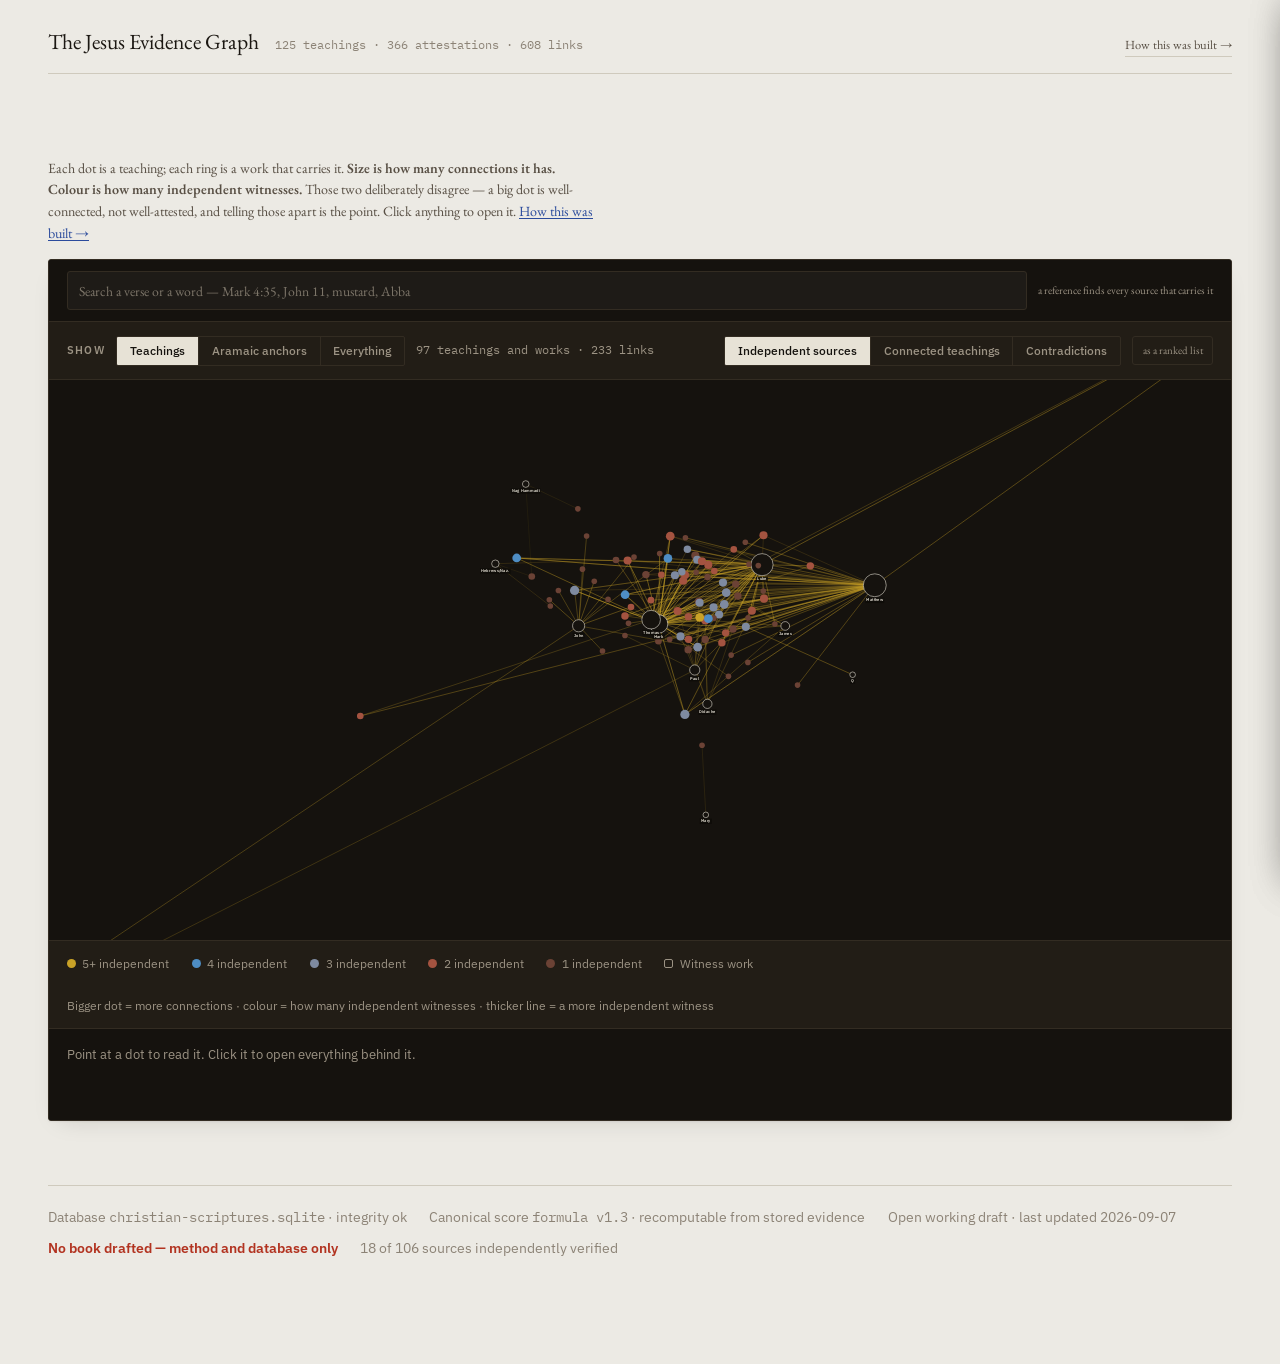
<file: index.html>
<!doctype html>
<html lang="en">
<head>
<meta charset="utf-8">
<meta name="viewport" content="width=device-width, initial-scale=1">
<!-- QUIET LAUNCH: live and shareable by link, but not discoverable.
     Remove this line when Wenzl decides it is ready to be found. -->
<meta name="robots" content="noindex, nofollow">
<meta name="description" content="An open evidence map of the teachings attributed to Jesus - ranked by how independently each is attested, discounted for witnesses that were copying each other, and showing the arguments against itself.">
<meta property="og:type" content="website">
<meta property="og:site_name" content="Tech House Church">
<meta property="og:title" content="Tech House Church - the evidence">
<meta property="og:description" content="What can actually be known about what Jesus taught, and how well. Every claim shows its evidence and its counter-evidence.">
<meta property="og:url" content="https://techhousechurch.org/">
<meta name="twitter:card" content="summary_large_image">
</head>
<body>
<title>Tech House Church &mdash; the evidence</title>
<link rel="preconnect" href="https://fonts.googleapis.com">
<link rel="preconnect" href="https://fonts.gstatic.com" crossorigin>
<link rel="stylesheet" href="https://fonts.googleapis.com/css2?family=EB+Garamond:ital,wght@0,400;0,500;0,600;1,400&family=IBM+Plex+Mono:wght@400;500&family=IBM+Plex+Sans:wght@400;500;600&display=swap">

<link rel="stylesheet" href="style.css?v=e270588018">

<div class="wrap wrap-app">

<nav class="appbar">
  <span class="appname">The Jesus Evidence Graph</span>
  <span class="mono appsub">125 teachings &middot; 366 attestations &middot; 608 links</span>
  <a class="backlink" href="about.html">How this was built &rarr;</a>
</nav>

<section>
  <div class="shead shead-tight">
    <p class="lede">Each dot is a teaching; each ring is a work that carries it.
    <strong>Size is how many connections it has. Colour is how many independent
    witnesses.</strong> Those two deliberately disagree &mdash; a big dot is
    well-connected, not well-attested, and telling those apart is the point.
    Click anything to open it. <a href="about.html">How this was built &rarr;</a></p>
  </div>

  <div class="plate">
    <div class="srchbar">
      <input id="srch" type="search" autocomplete="off"
             placeholder="Search a verse or a word &mdash; Mark 4:35, John 11, mustard, Abba"
             aria-label="Search verses and teachings">
      <span class="srchhint">a reference finds every source that carries it</span>
    </div>
    <div class="srchout" id="srchout"></div>
    <div class="plate-bar">
      <span class="label">Show</span>
      <div class="seg" role="group" aria-label="Filter lane">
        <button type="button" data-lane="teaching" aria-pressed="true">Teachings</button>
        <button type="button" data-lane="linguistic_anchor" aria-pressed="false">Aramaic anchors</button>
        <button type="button" data-lane="all" aria-pressed="false">Everything</button>
      </div>
      <span class="mono" id="counts" style="font-size:.72rem;color:var(--plate-ink-2)"></span>
      <span class="viewseg seg" role="group" aria-label="View">
        <button type="button" data-v3="sources" aria-pressed="true">Independent sources</button>
        <button type="button" data-v3="connected" aria-pressed="false">Connected teachings</button>
        <button type="button" data-v3="contra" aria-pressed="false">Contradictions</button>
      </span>
      <button type="button" class="aslistbtn" id="aslist">as a ranked list</button>
    </div>
    <canvas id="g" height="560"></canvas>
    <div class="plate-foot">
      <span class="key"><i style="background:#C9A227"></i>5+ independent</span>
      <span class="key"><i style="background:#4E8DC4"></i>4 independent</span>
      <span class="key"><i style="background:#7E8AA0"></i>3 independent</span>
      <span class="key"><i style="background:#A45340"></i>2 independent</span>
      <span class="key"><i style="background:#6B4235"></i>1 independent</span>
      <span class="key ring"><i></i>Witness work</span>
      <span class="spacer"></span>
      <span>Bigger dot = more connections &middot; colour = how many independent witnesses &middot; thicker line = a more independent witness</span>
    </div>
    <div class="contraview" id="contraview">
      <div class="thwarn"><b>Every place the corpus argues with itself.</b> These are the
        same tensions that run through the threads, pulled out and ranked, because they
        are the hardest thing on this page to find and the most useful thing on it to
        read. Nothing here is a claim that the tradition is incoherent &mdash; only that
        these pairs have not been reconciled, by us or by the sources.
        <br><br>The arithmetic can say <em>where</em> a contradiction would score high
        &mdash; both sides well attested, sitting close in the text &mdash; but not
        whether one is there. The last search of that kind named 27 candidate pairs and
        8 turned out to hold a real clash. The other 19 were teachings that simply sit
        near each other, and filling this view with them would have been the easiest
        possible way to make the corpus look more broken than it is.</div>
      <div class="thdial">
        <div class="dh"><span class="lbl">Show at least</span>
          <span class="val" id="cxval">everything</span>
          <span class="cnt" id="cxcnt"></span></div>
        <input type="range" id="cxdial" min="1" max="3" value="1" step="1"
               aria-label="Minimum contradiction severity band">
        <div class="ends"><span>doubt one side and it goes away</span>
          <span>hard to escape</span></div>
        <div class="say" id="cxsay"></div>
      </div>
      <div class="srcpick" id="cxsrc"></div>
      <div id="cxrows"></div>
    </div>
    <div class="threadview" id="threadview">
      <div class="thwarn"><b>This view is interpretation, not evidence.</b> Everything else on this
        page is a claim about what the sources say. This is a claim about what the teachings
        and the events <em>mean</em> together &mdash; which one illustrates another, which one only
        makes sense if another is true, and which ones pull against each other. None of it touches any score.
        Read it as an argument you are invited to disagree with. Each link has to
        say what <em>new</em> idea it brings; one that only restates its parent does
        not belong on the page, so <strong>brings in</strong> is the toll every level pays.
        The gold links are the exception in kind: an untranslated Aramaic word sitting
        inside a teaching is a fact about how the text was carried, not a reading of it.
        Which teaching it belongs with is still a judgement, which is why it lives here.
        <br><br><strong>Indentation is local.</strong> A nested row relates to the row
        directly above it, not to the teaching at the top of the thread. Follow four
        levels down and you may be a long way from where you started &mdash; the graph
        contains paths twenty steps long, and a long path through a connected graph is a
        tour, not an argument. That is why threads stop at three levels here.
        <div class="thkey"><span><i style="background:#7C9CE8"></i>what follows from it</span>
          <span><i style="background:#E07A61"></i>what contradicts it</span>
          <span><i style="background:#C9A227"></i>an Aramaic word it still carries</span></div></div>
      <div class="thdial">
        <div class="dh"><span class="lbl">Creative association</span>
          <span class="val" id="dialval">4</span>
          <span class="cnt" id="dialcnt"></span></div>
        <input type="range" id="dial" min="0" max="11" value="4" step="1"
               aria-label="Creative association">
        <div class="ends"><span>0 &middot; the text put these together</span>
          <span>10 &middot; we drew it &nbsp;&middot;&nbsp; 11 &middot; coincidences</span></div>
        <div class="say" id="dialsay"></div>
      </div>
      <div class="thmode">
        <span class="lbl">Show</span>
        <button type="button" data-tm="conn" aria-pressed="true">Supporting connections</button>
        <button type="button" data-tm="conf" aria-pressed="false">Contradictions</button>
        <span class="n" id="thmn"></span>
      </div>
      <canvas id="tg" height="420"></canvas>
      <div class="tgfoot" id="tgfoot">Tap a teaching to open its thread.</div>
      <div class="srcpick" id="thsrc"></div>
      <div class="thstat" id="thstat"></div>
      <div class="thsort">
        <span class="lbl">Start from</span>
        <button type="button" data-sort="score" aria-pressed="true">Best attested</button>
        <button type="button" data-sort="conn" aria-pressed="false">Most connected</button>
        <span class="n" id="thn"></span>
      </div>
      <div id="threadrows"></div>
    </div>
    <div class="listview" id="listview">
      <div class="listhead"><input id="lsearch" type="search" placeholder="search teachings, streams, type&hellip;" aria-label="Search teachings"><span id="lcount"></span></div>
      <div id="lrows"></div>
    </div>
    <div class="readout" id="readout">
      <p class="hint">Point at a dot to read it. Click it to open everything behind it.</p>
    </div>
  </div>
</section>

<div class="scrim" id="scrim"></div>
<aside class="linkpanel" id="linkpanel" aria-live="polite" aria-label="Connection detail"><div class="lpi" id="lpi"></div></aside>
<aside class="nodepanel" id="nodepanel" aria-live="polite" aria-label="Teaching detail"><div class="npi" id="npi"></div></aside>

<p class="foot">
  <span>Database <span class="mono">christian-scriptures.sqlite</span> &middot; integrity ok</span>
  <span>Canonical score <span class="mono">formula v1.3</span> &middot; recomputable from stored evidence</span>
  <span>Open working draft &middot; last updated 2026-09-07</span>
  <span class="rubric">No book drafted &mdash; method and database only</span>
  <span>18 of 106 sources independently verified</span>
</p>

</div>

<script src="data.js?v=e270588018"></script>
<script src="app.js?v=e270588018"></script>

</body>
</html>
</file>
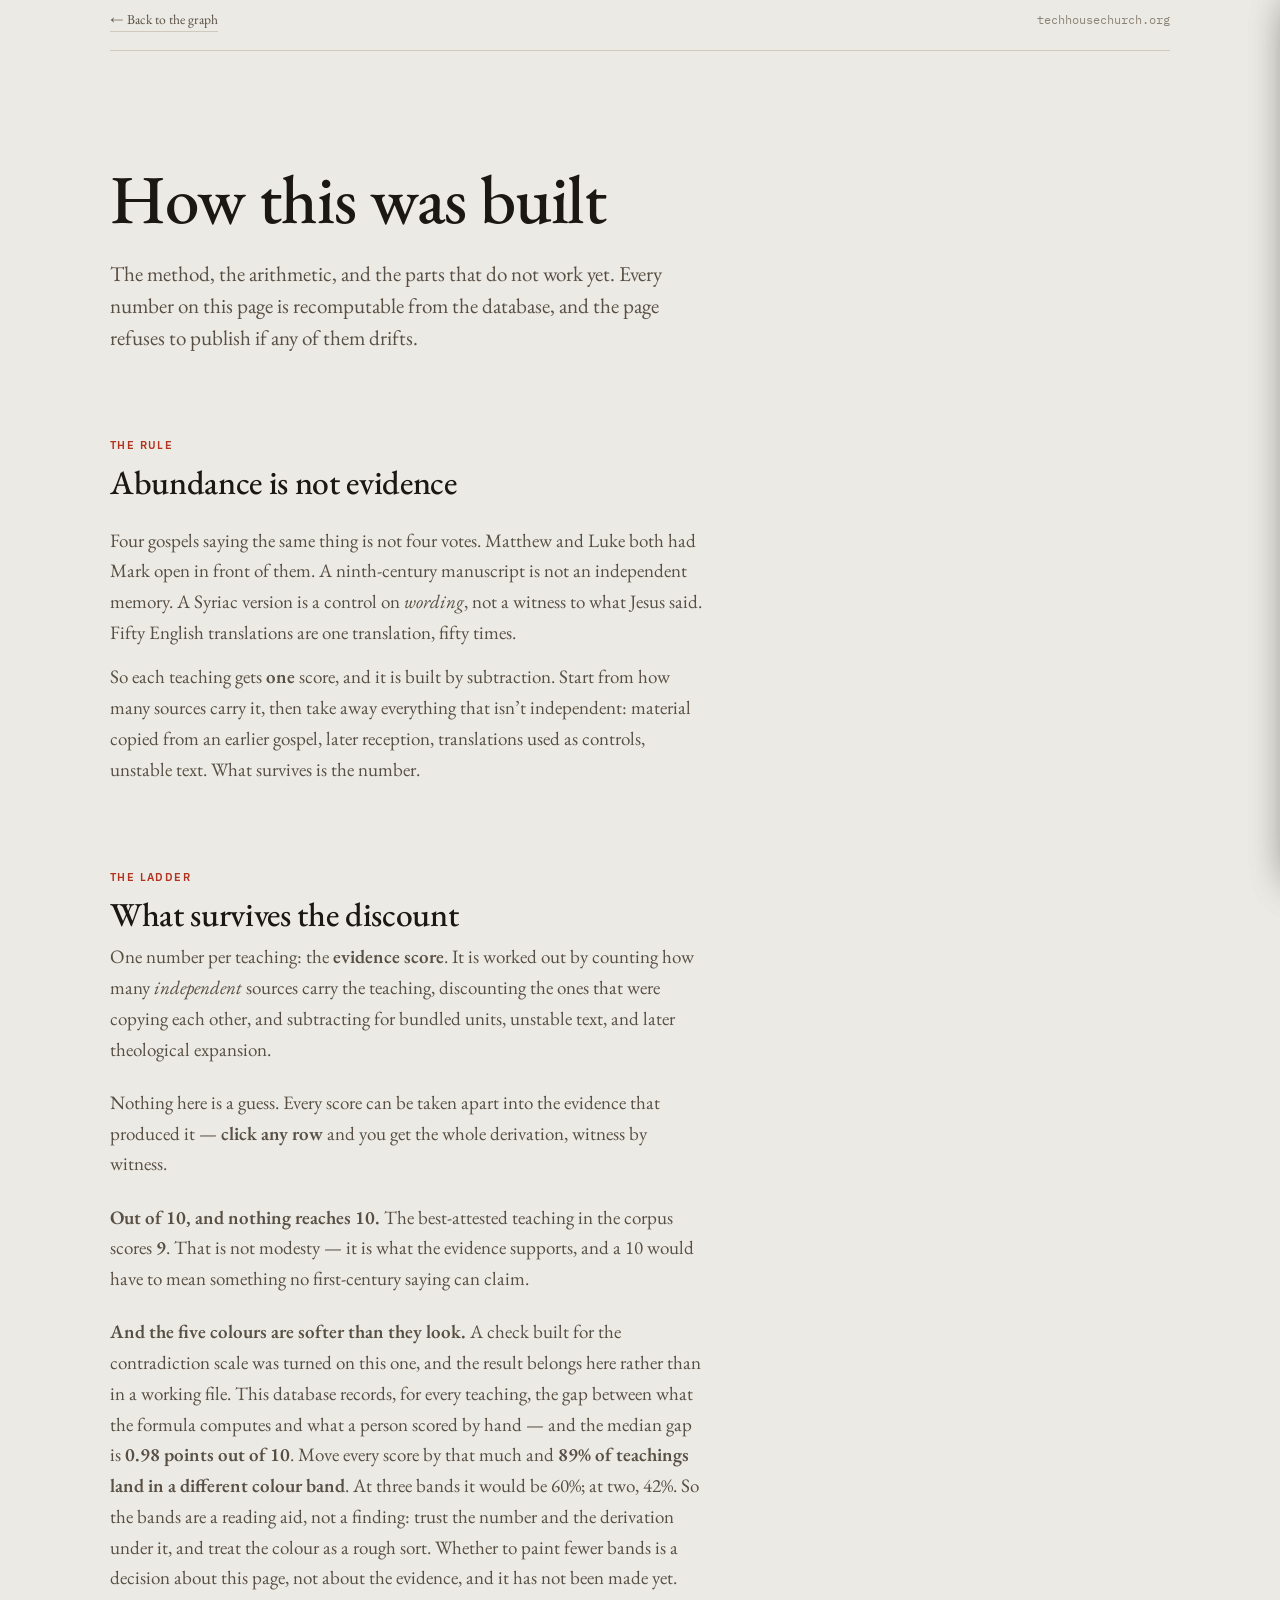
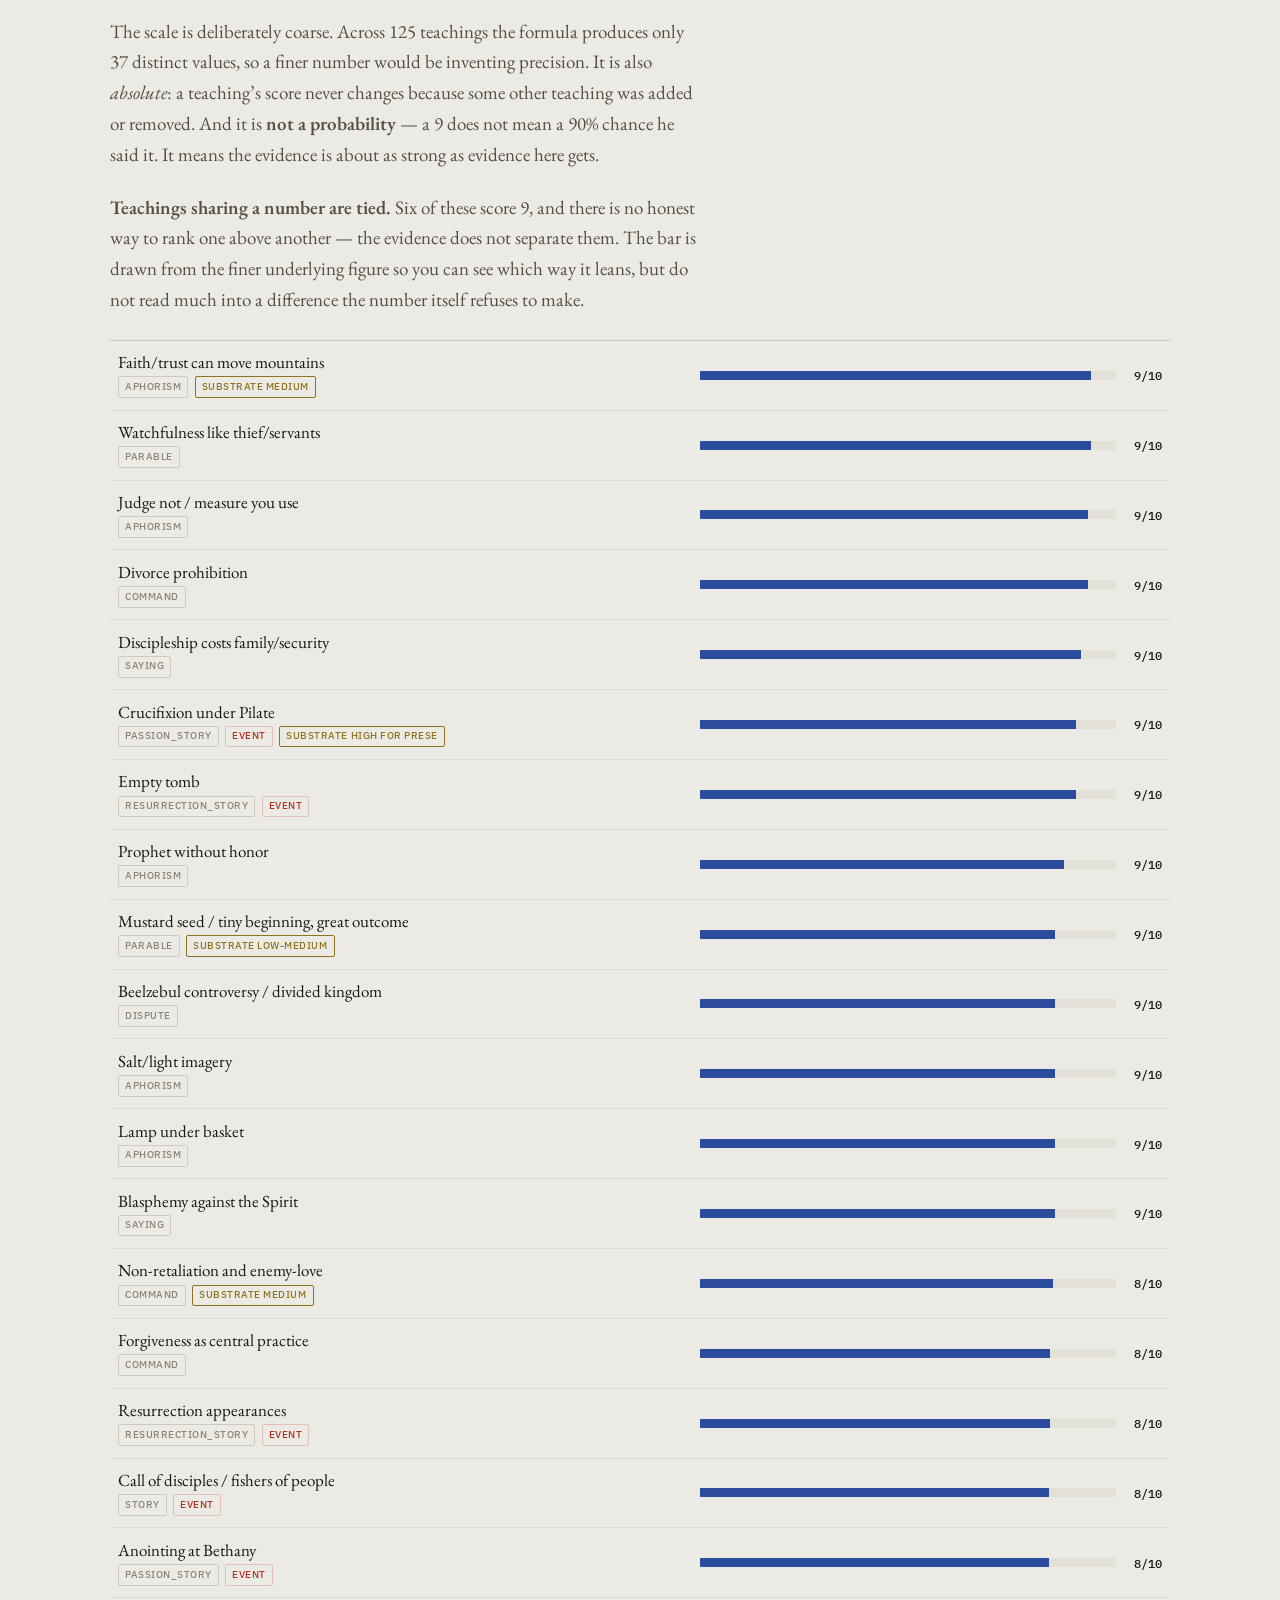
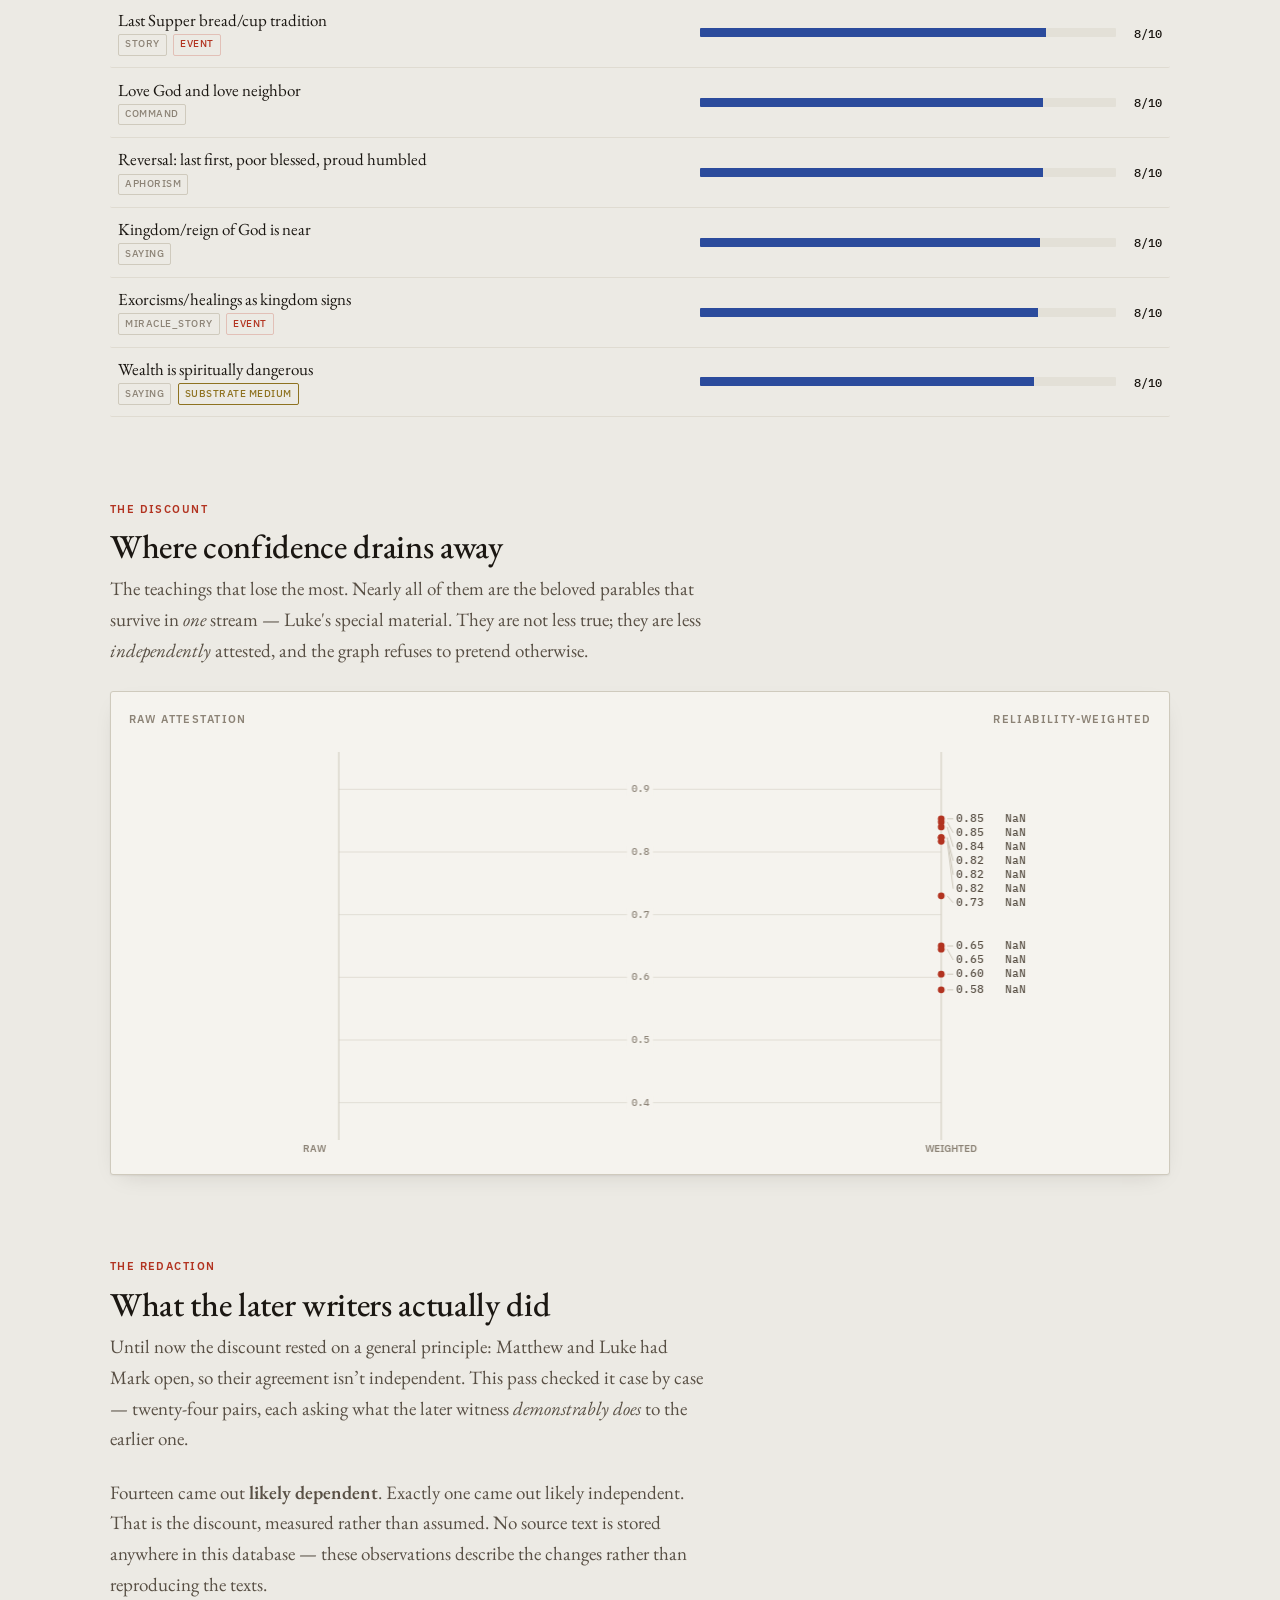
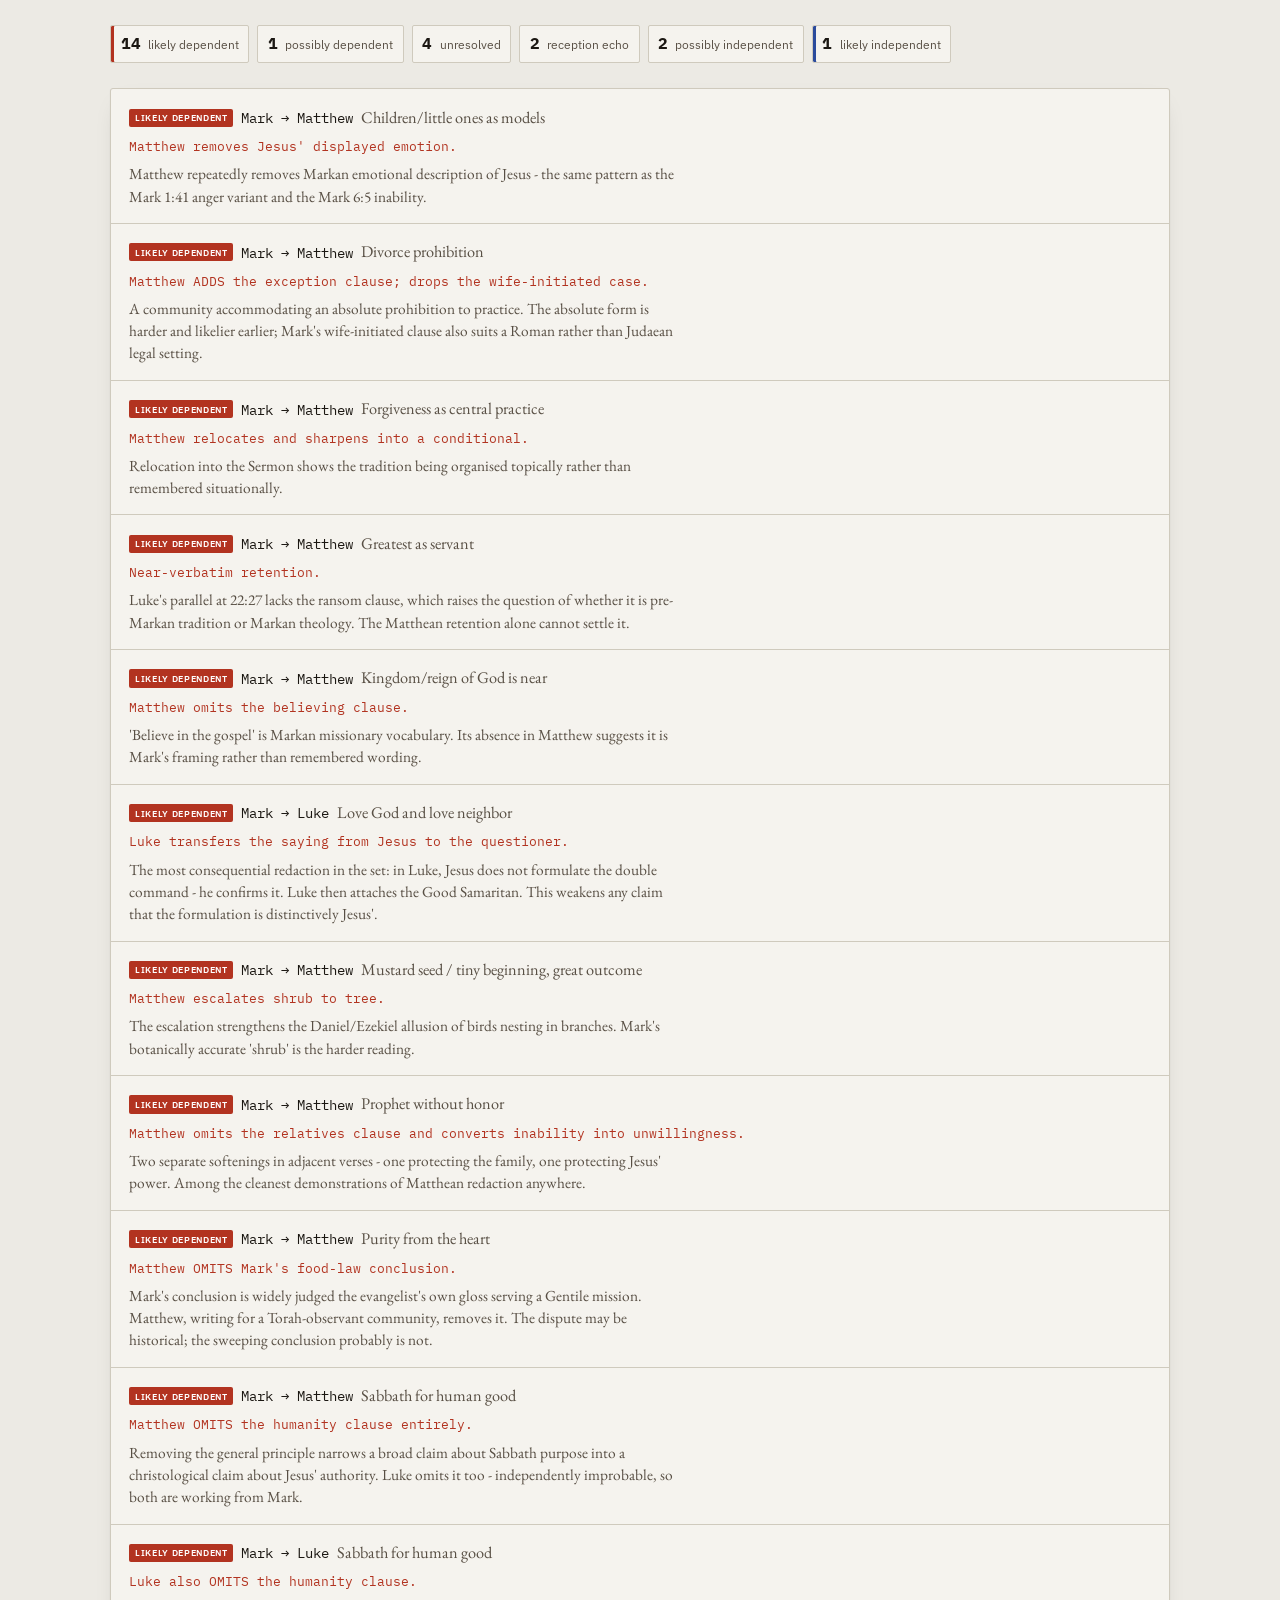
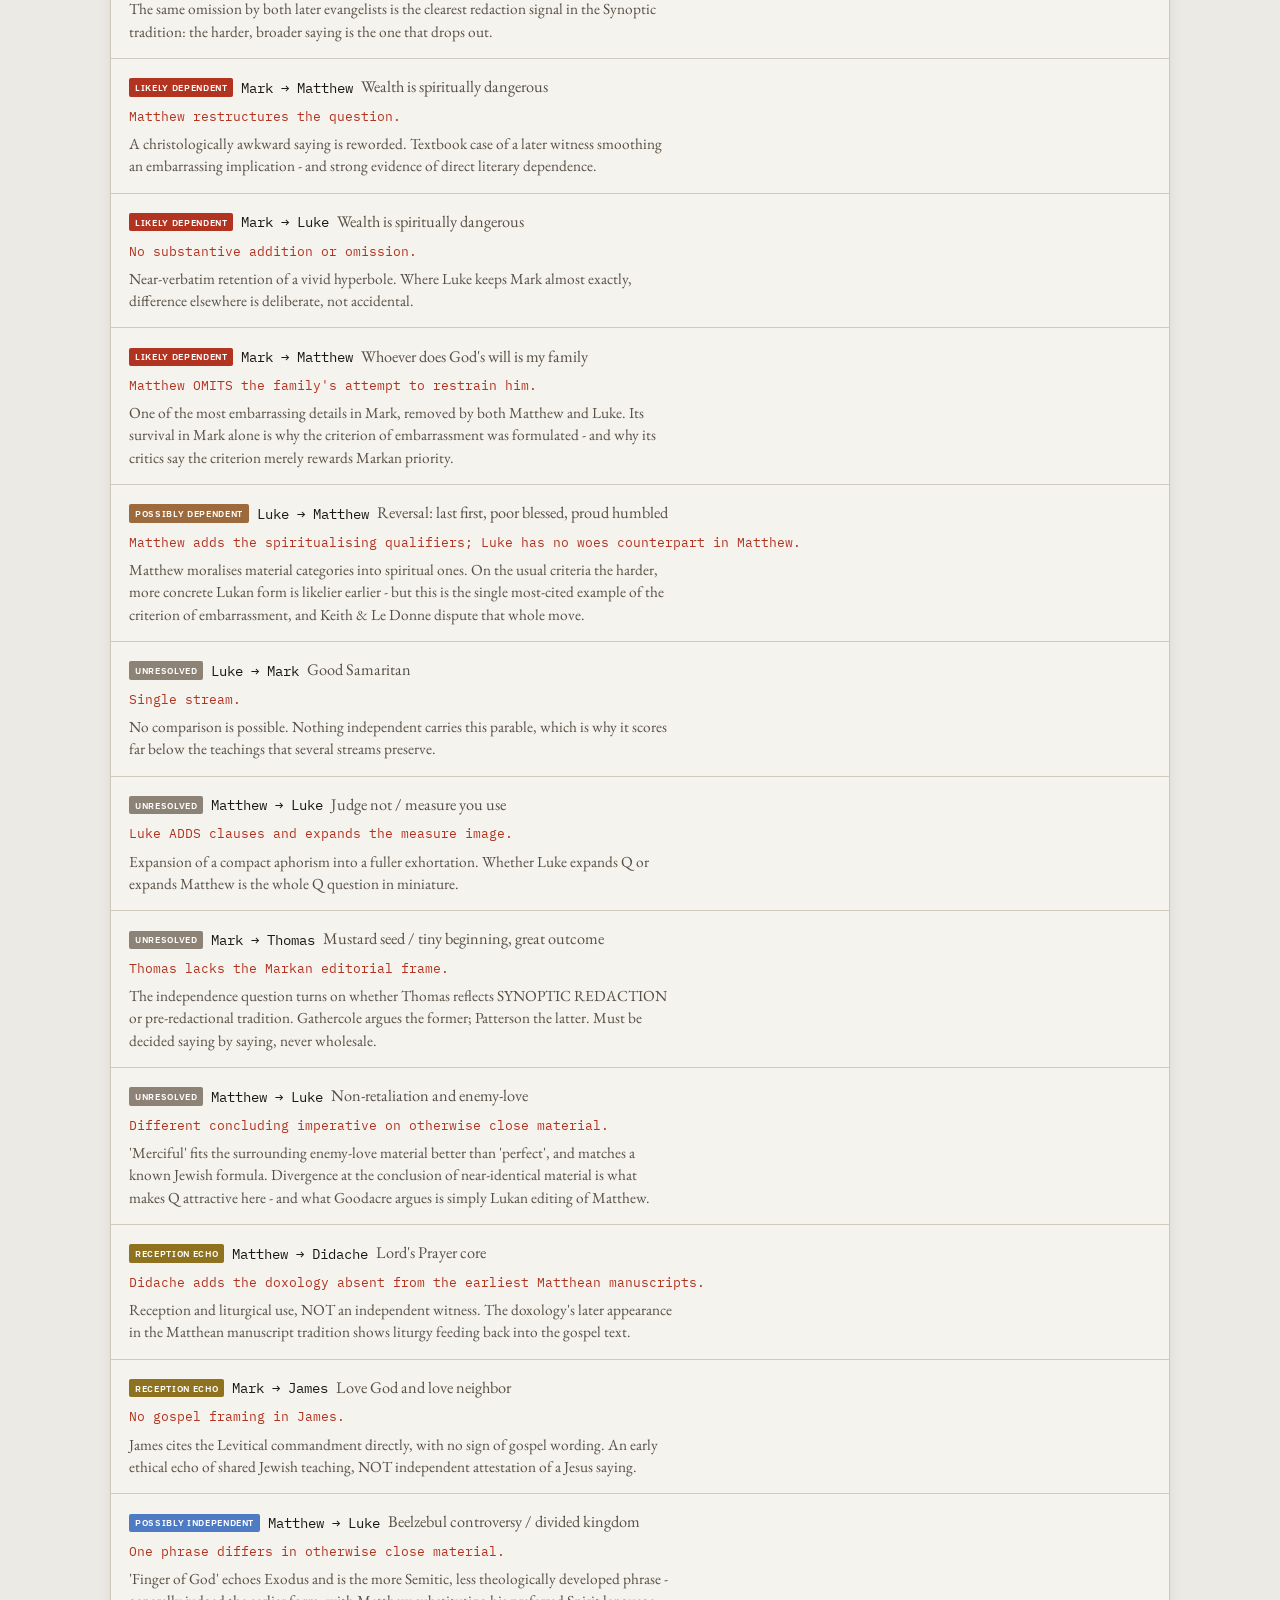
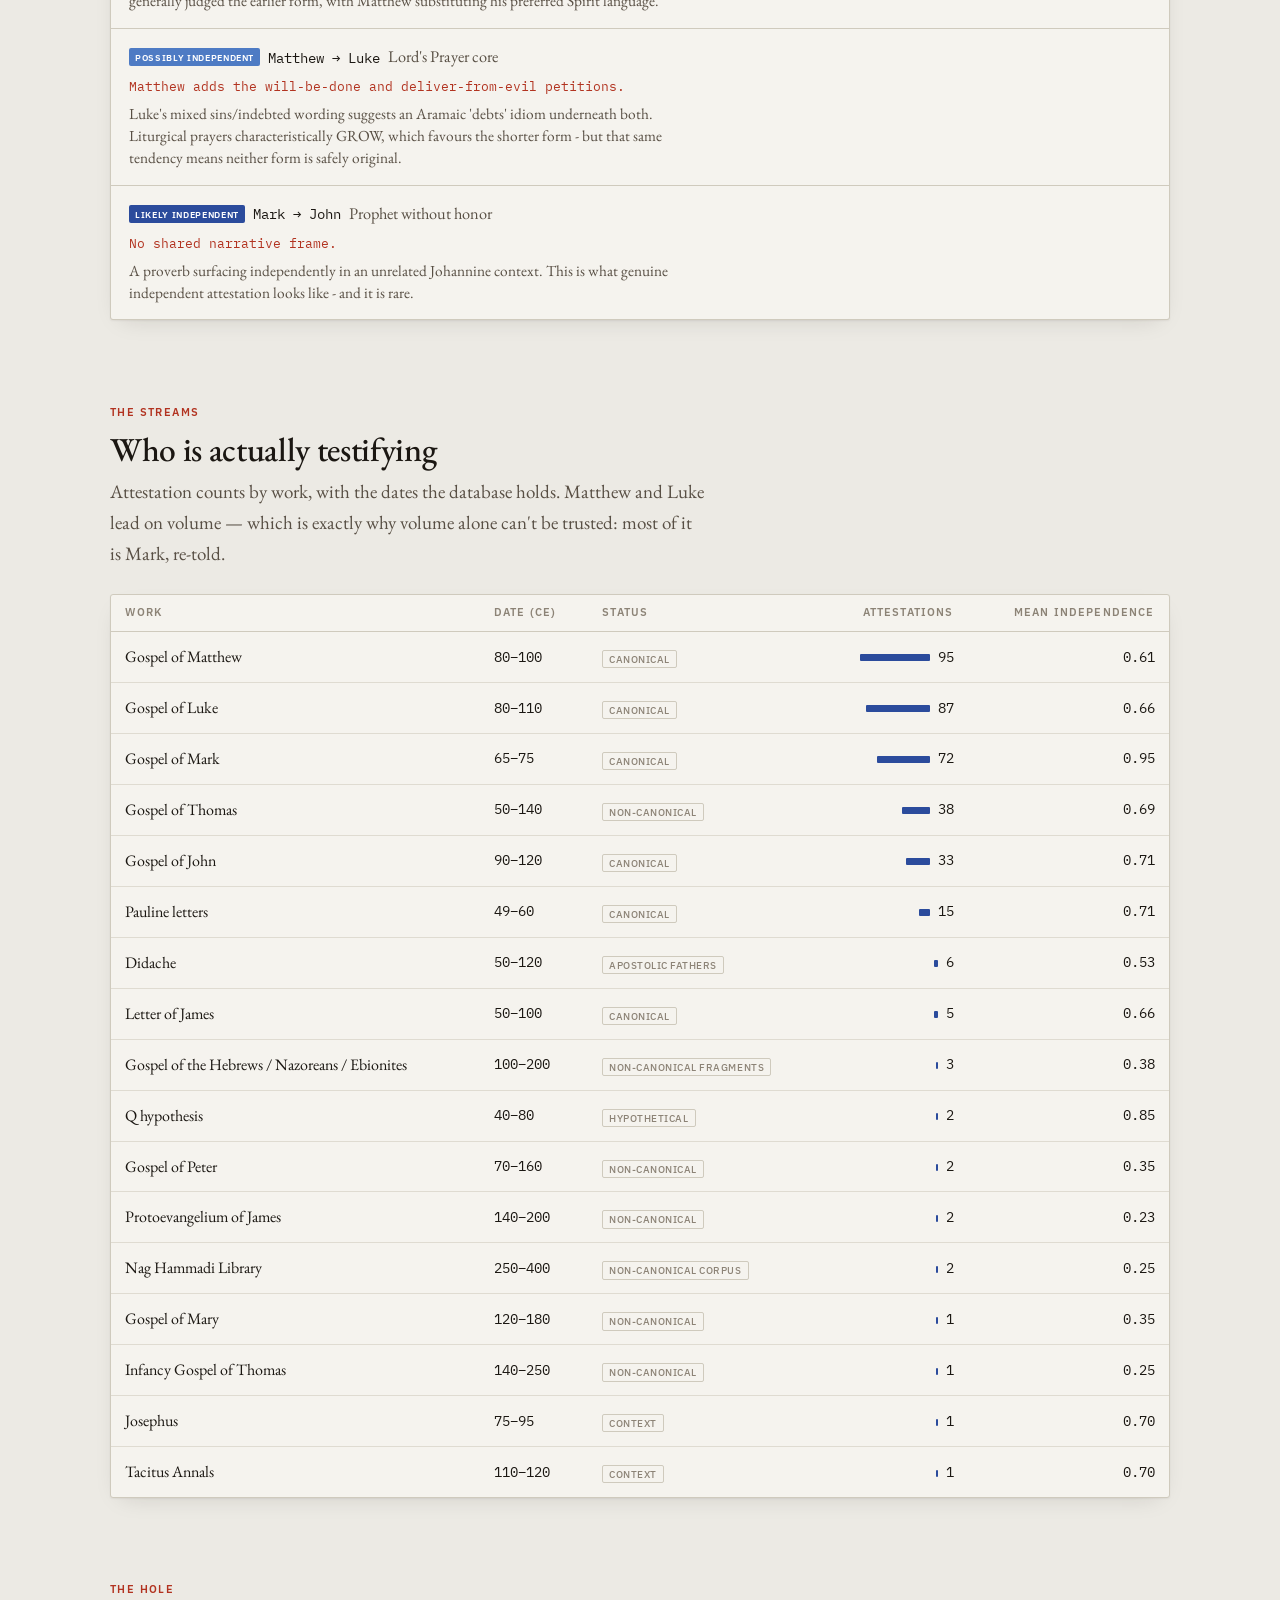
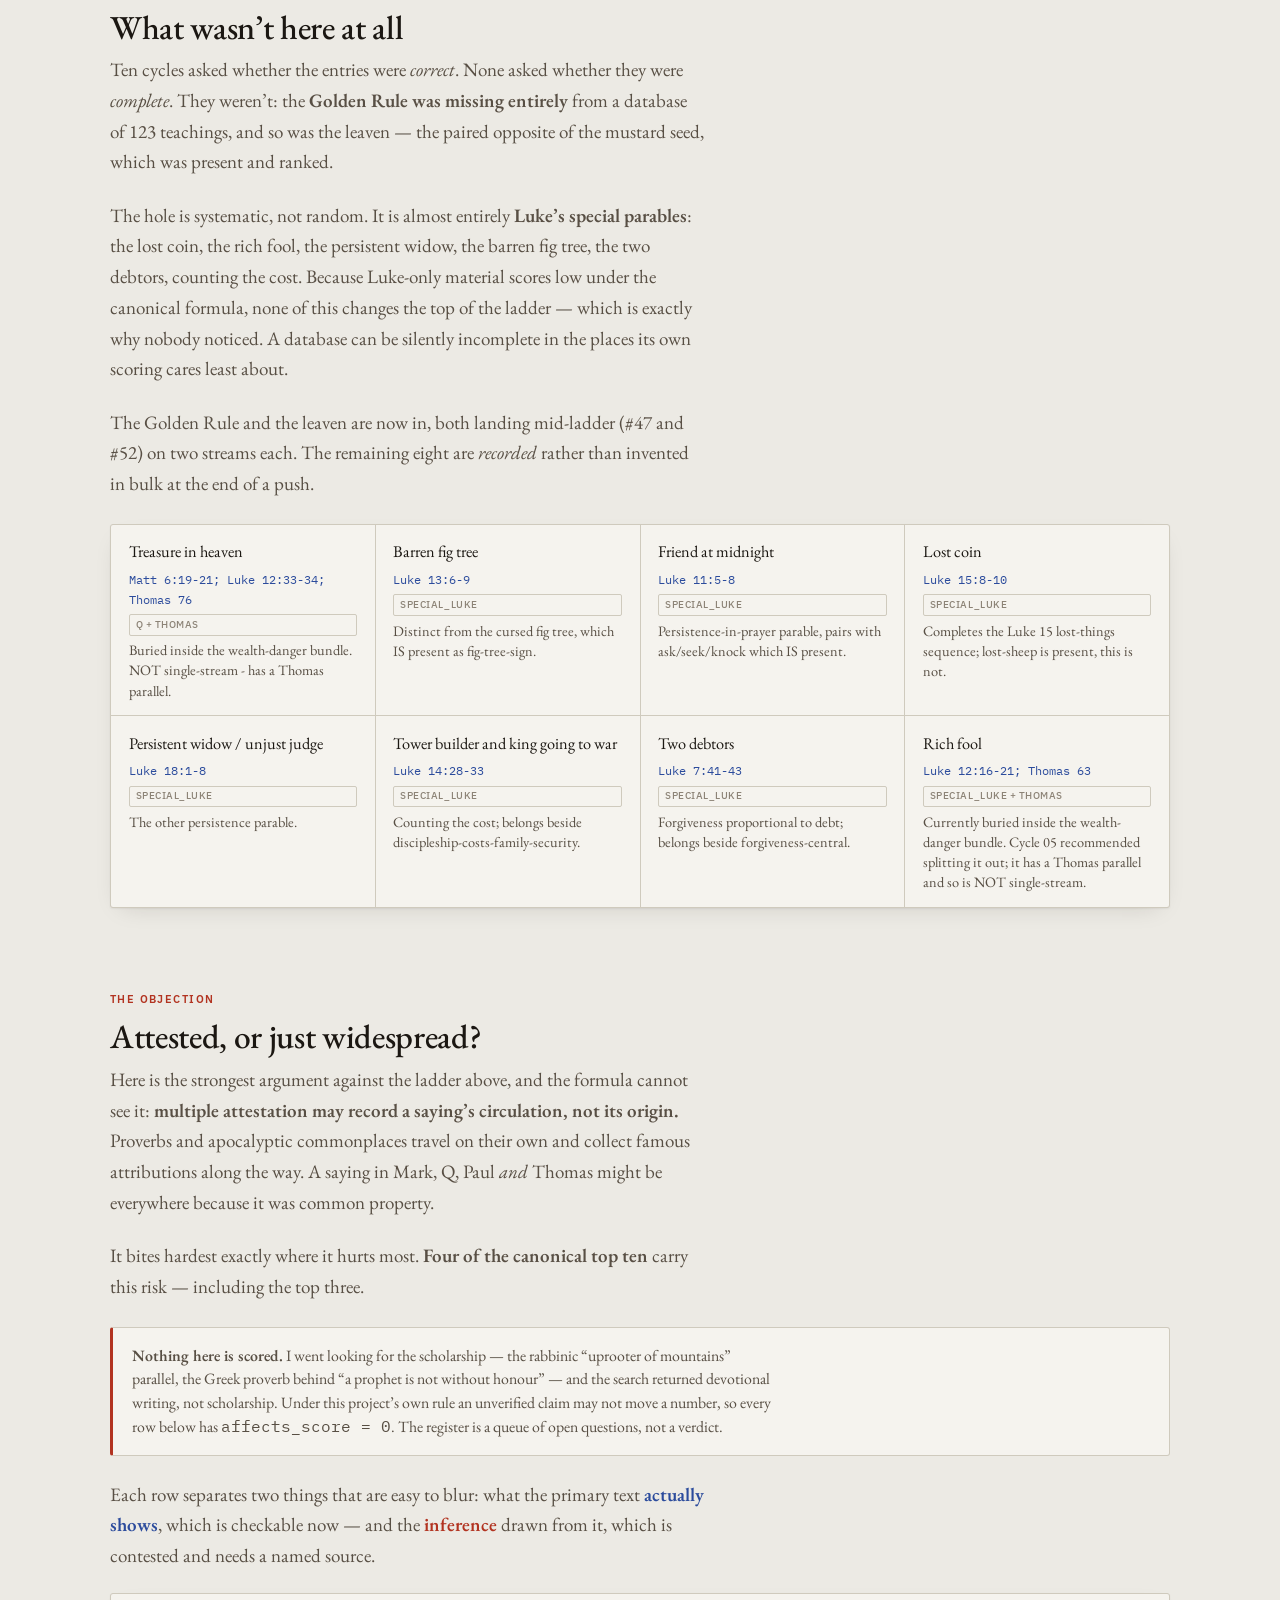
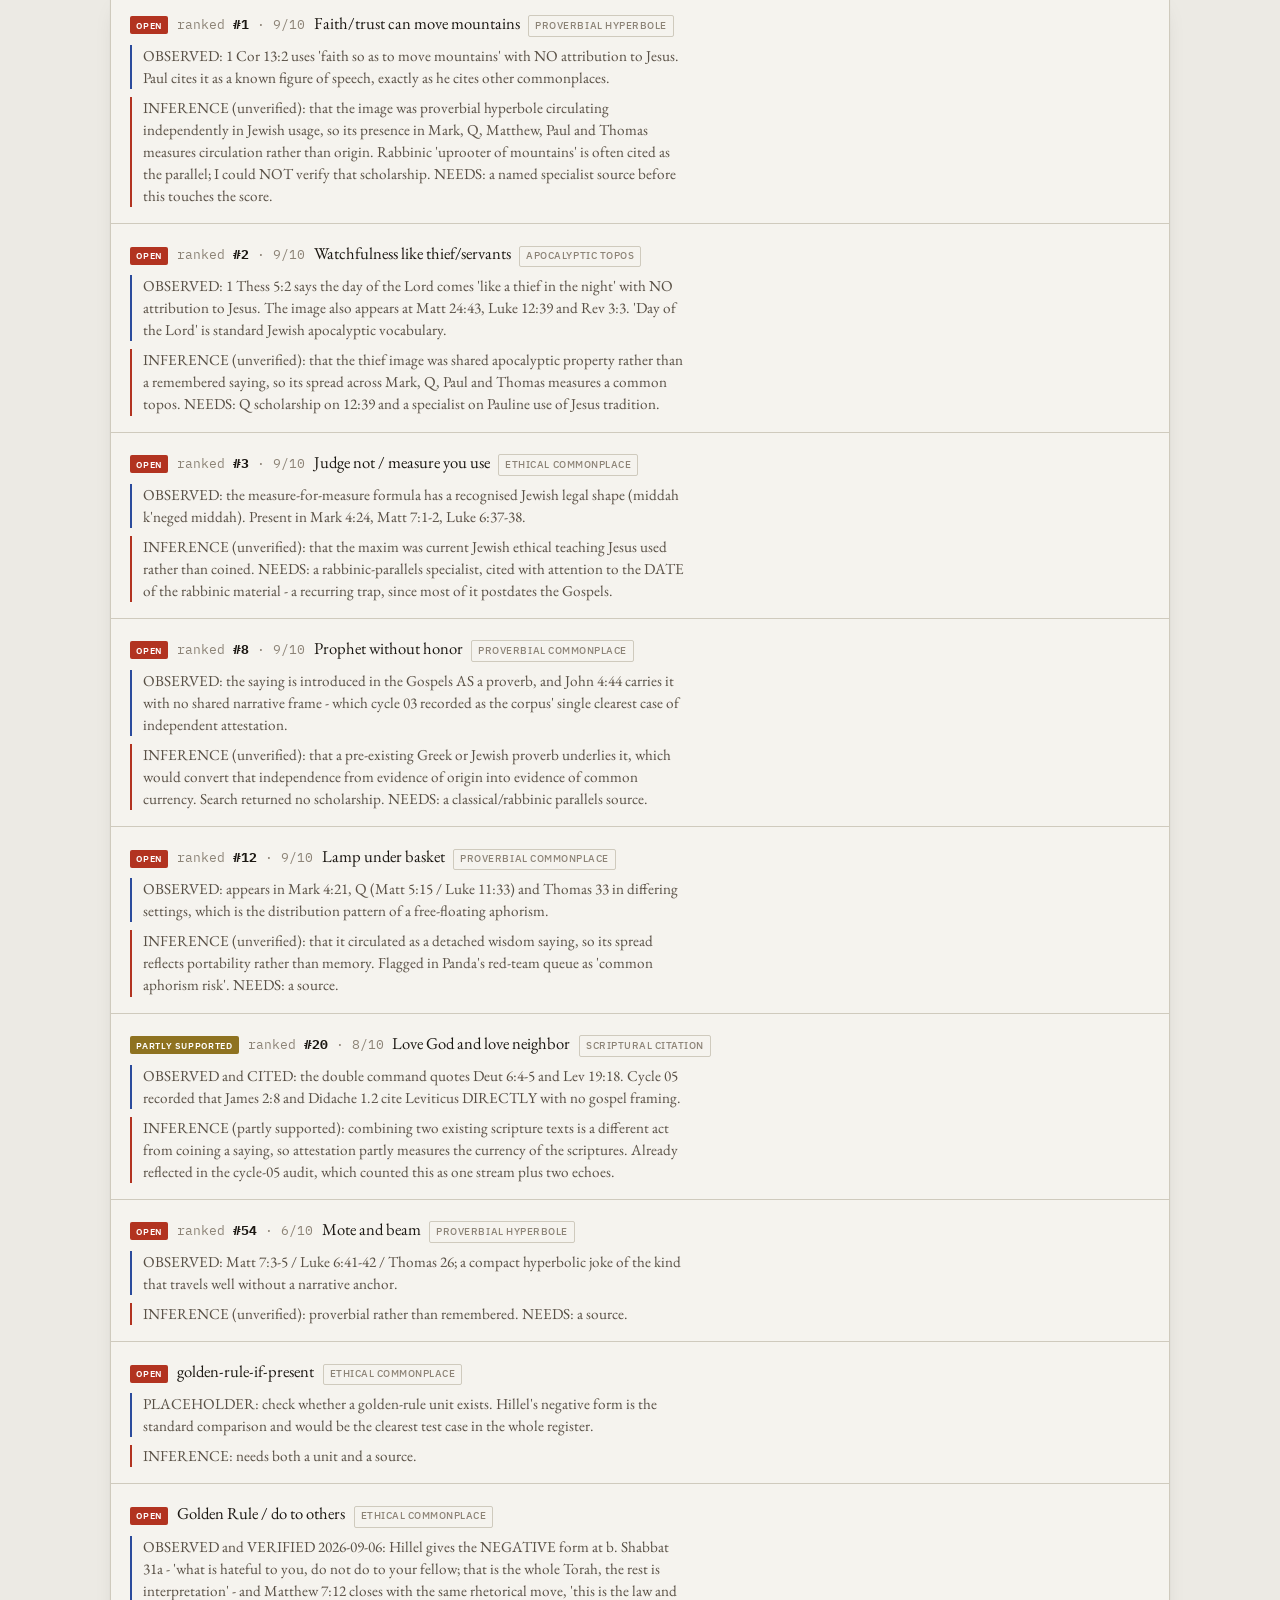
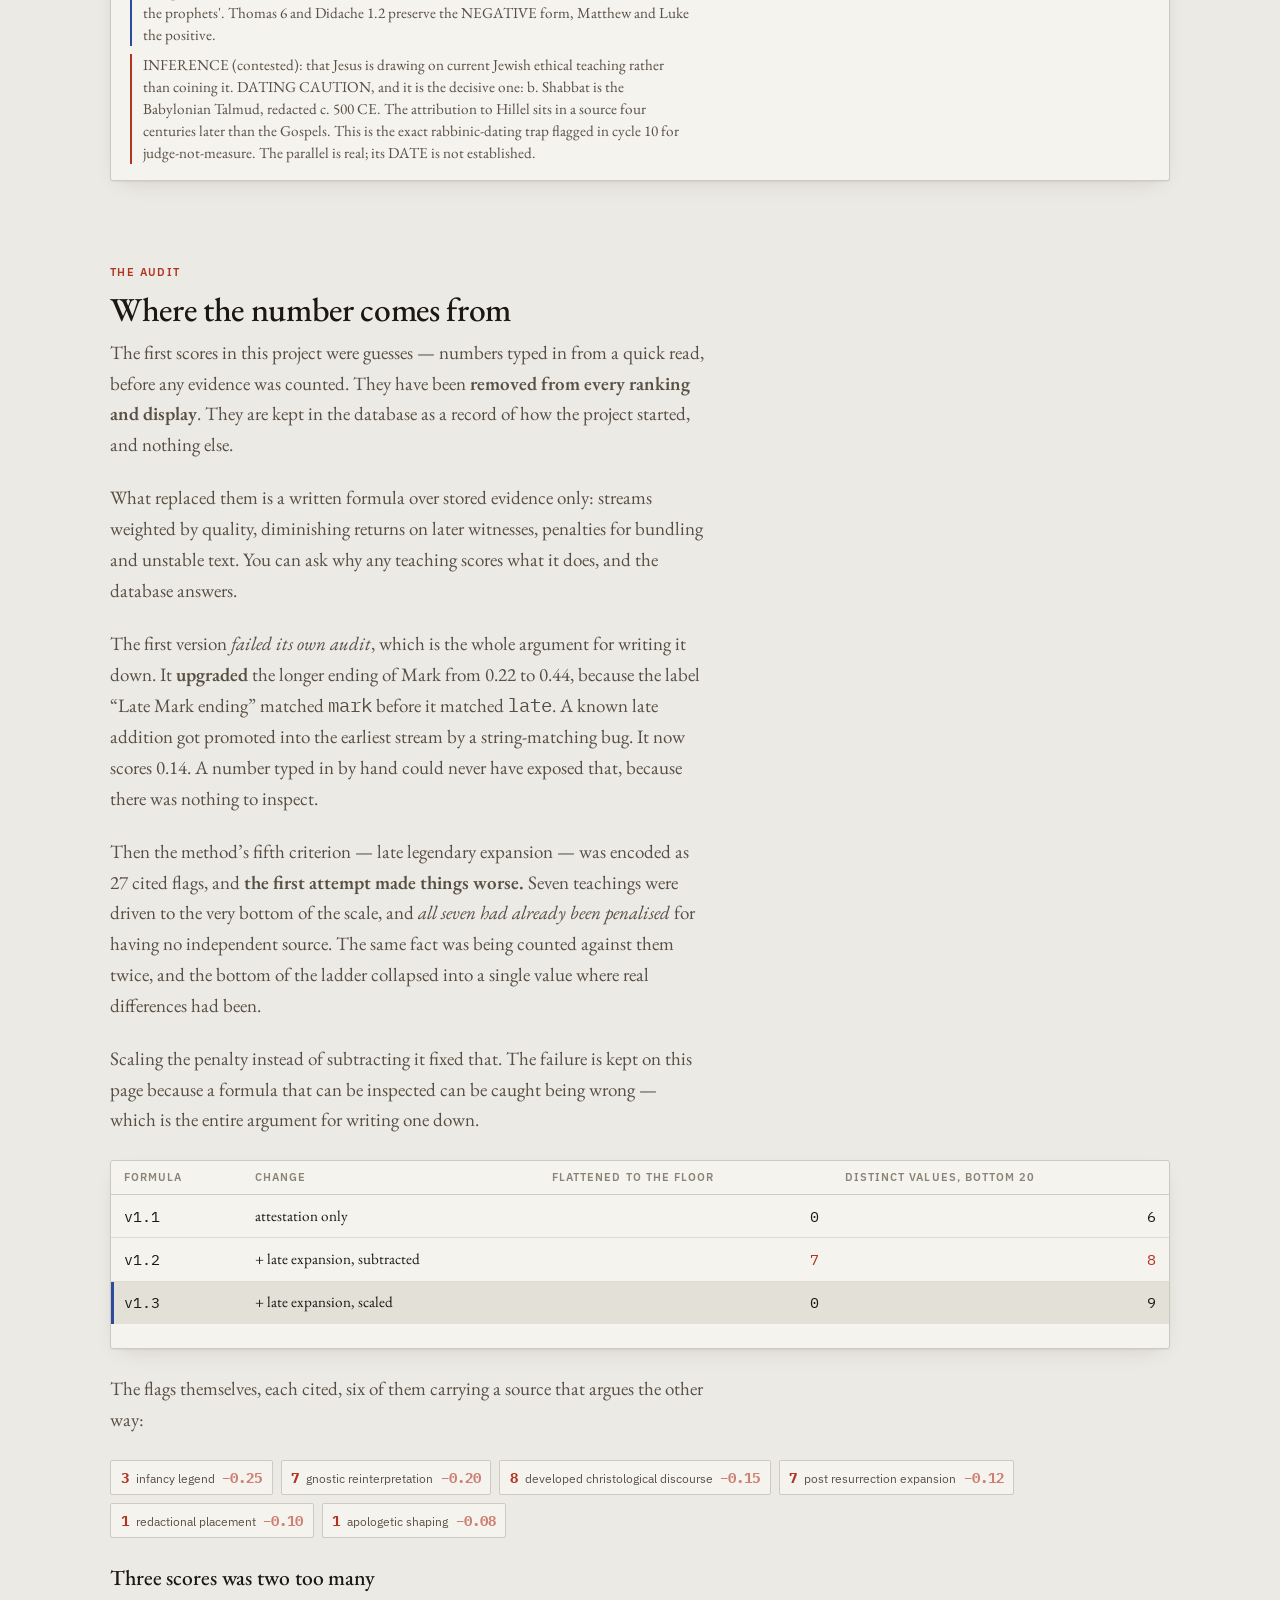
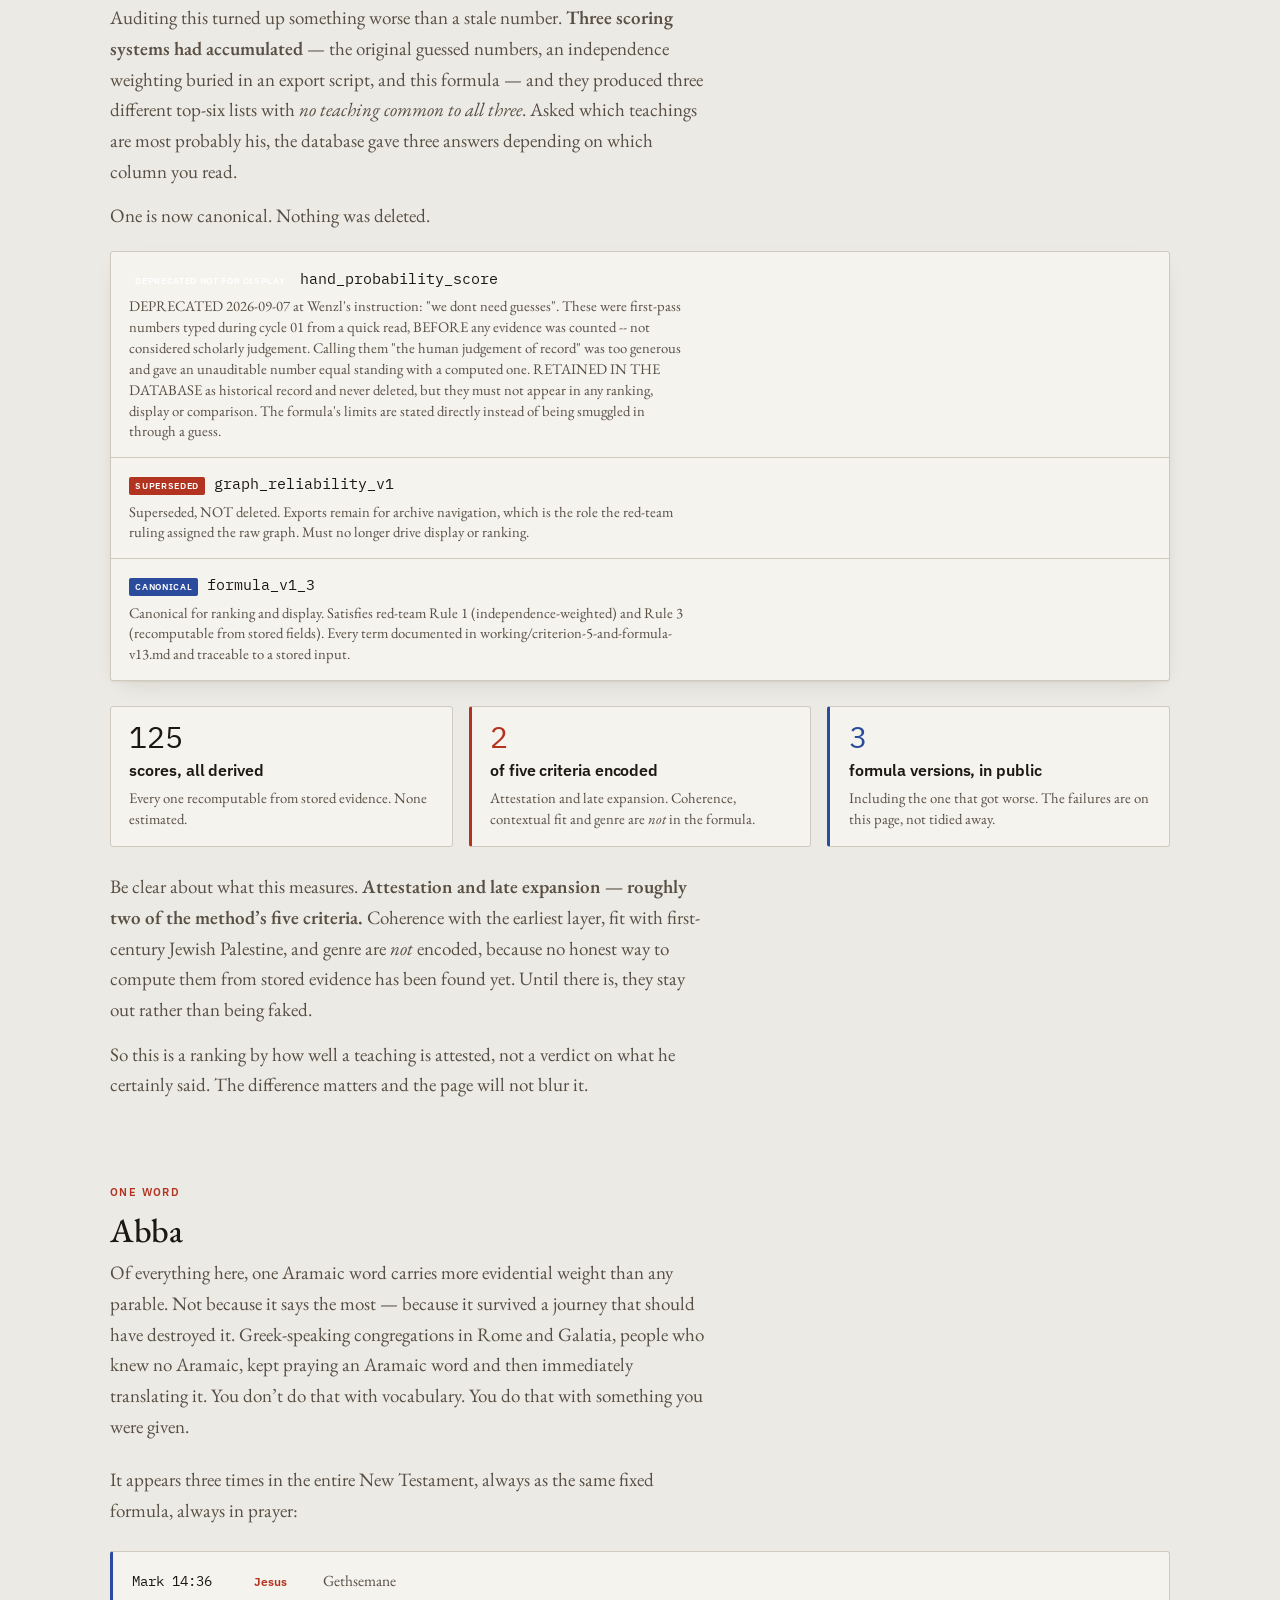
<file: about.html>
<!doctype html>
<html lang="en">
<head>
<meta charset="utf-8">
<meta name="viewport" content="width=device-width, initial-scale=1">
<!-- QUIET LAUNCH: live and shareable by link, but not discoverable.
     Remove this line when Wenzl decides it is ready to be found. -->
<meta name="robots" content="noindex, nofollow">
<meta name="description" content="An open evidence map of the teachings attributed to Jesus - ranked by how independently each is attested, discounted for witnesses that were copying each other, and showing the arguments against itself.">
<meta property="og:type" content="website">
<meta property="og:site_name" content="Tech House Church">
<meta property="og:title" content="Tech House Church - the evidence">
<meta property="og:description" content="What can actually be known about what Jesus taught, and how well. Every claim shows its evidence and its counter-evidence.">
<meta property="og:url" content="https://techhousechurch.org/">
<meta name="twitter:card" content="summary_large_image">
</head>
<body>
<title>Tech House Church &mdash; how this was built</title>
<link rel="preconnect" href="https://fonts.googleapis.com">
<link rel="preconnect" href="https://fonts.gstatic.com" crossorigin>
<link rel="stylesheet" href="https://fonts.googleapis.com/css2?family=EB+Garamond:ital,wght@0,400;0,500;0,600;1,400&family=IBM+Plex+Mono:wght@400;500&family=IBM+Plex+Sans:wght@400;500;600&display=swap">

<link rel="stylesheet" href="style.css?v=e270588018">

<div class="wrap">

<nav class="backbar">
  <a class="backlink" href="index.html">&larr; Back to the graph</a>
  <span class="mono">techhousechurch.org</span>
</nav>

<header class="mast">
  <h1>How this was built</h1>
  <p class="standfirst">The method, the arithmetic, and the parts that do not work yet.
  Every number on this page is recomputable from the database, and the page refuses to
  publish if any of them drifts.</p>
</header>

<section>
  <div class="shead"><span class="label rubric">The rule</span><h2>Abundance is not evidence</h2></div>
  <div class="col">
    <p class="lede">Four gospels saying the same thing is not four votes. Matthew and Luke both had Mark open in front of them. A ninth-century manuscript is not an independent memory. A Syriac version is a control on <em>wording</em>, not a witness to what Jesus said. Fifty English translations are one translation, fifty times.</p>
    <p class="lede">So each teaching gets <strong>one</strong> score, and it is built by subtraction. Start from how many sources carry it, then take away everything that isn&rsquo;t independent: material copied from an earlier gospel, later reception, translations used as controls, unstable text. What survives is the number.</p>
  </div>
</section>

<section>
  <div class="shead">
    <span class="label rubric">The ladder</span>
    <h2>What survives the discount</h2>
    <p class="lede">One number per teaching: the <strong>evidence score</strong>. It is worked out by counting how many <em>independent</em> sources carry the teaching, discounting the ones that were copying each other, and subtracting for bundled units, unstable text, and later theological expansion.</p>
    <p class="lede">Nothing here is a guess. Every score can be taken apart into the evidence that produced it &mdash; <strong>click any row</strong> and you get the whole derivation, witness by witness.</p>
    <p class="lede"><strong>Out of 10, and nothing reaches 10.</strong> The best-attested teaching in the corpus scores <strong>9</strong>. That is not modesty &mdash; it is what the evidence supports, and a 10 would have to mean something no first-century saying can claim.</p>
    <p class="lede"><strong>And the five colours are softer than they look.</strong> A check
      built for the contradiction scale was turned on this one, and the result belongs here
      rather than in a working file. This database records, for every teaching, the gap
      between what the formula computes and what a person scored by hand &mdash; and the
      median gap is <strong>0.98 points out of 10</strong>. Move every score by that much
      and <strong>89% of teachings land in a different colour band</strong>. At three bands
      it would be 60%; at two, 42%. So the bands are a reading aid, not a finding: trust the
      number and the derivation under it, and treat the colour as a rough sort. Whether to
      paint fewer bands is a decision about this page, not about the evidence, and it has
      not been made yet.</p>
    <p class="lede">The scale is deliberately coarse. Across 125 teachings the formula produces only 37 distinct values, so a finer number would be inventing precision. It is also <em>absolute</em>: a teaching&rsquo;s score never changes because some other teaching was added or removed. And it is <strong>not a probability</strong> &mdash; a 9 does not mean a 90% chance he said it. It means the evidence is about as strong as evidence here gets.</p>
    <p class="lede"><strong>Teachings sharing a number are tied.</strong> Six of these score 9, and there is no honest way to rank one above another &mdash; the evidence does not separate them. The bar is drawn from the finer underlying figure so you can see which way it leans, but do not read much into a difference the number itself refuses to make.</p>
  </div>
  <div class="ladder" id="ladder"></div>
</section>

<section>
  <div class="shead">
    <span class="label rubric">The discount</span>
    <h2>Where confidence drains away</h2>
    <p class="lede">The teachings that lose the most. Nearly all of them are the beloved parables that survive in <em>one</em> stream &mdash; Luke's special material. They are not less true; they are less <em>independently</em> attested, and the graph refuses to pretend otherwise.</p>
  </div>
  <div class="slope">
    <div class="slope-head">
      <span class="label">Raw attestation</span>
      <span class="label">Reliability-weighted</span>
    </div>
    <canvas id="slope" height="420"></canvas>
  </div>
</section>

<section>
  <div class="shead">
    <span class="label rubric">The redaction</span>
    <h2>What the later writers actually did</h2>
    <p class="lede">Until now the discount rested on a general principle: Matthew and Luke had Mark open, so their agreement isn&rsquo;t independent. This pass checked it case by case &mdash; twenty-four pairs, each asking what the later witness <em>demonstrably does</em> to the earlier one.</p>
    <p class="lede">Fourteen came out <strong>likely dependent</strong>. Exactly one came out likely independent. That is the discount, measured rather than assumed. No source text is stored anywhere in this database &mdash; these observations describe the changes rather than reproducing the texts.</p>
  </div>
  <div class="deprow" id="deprow"></div>
  <div class="pairs" id="pairs"></div>
</section>

<section>
  <div class="shead">
    <span class="label rubric">The streams</span>
    <h2>Who is actually testifying</h2>
    <p class="lede">Attestation counts by work, with the dates the database holds. Matthew and Luke lead on volume &mdash; which is exactly why volume alone can't be trusted: most of it is Mark, re-told.</p>
  </div>
  <div class="tablewrap">
    <table>
      <thead><tr><th>Work</th><th>Date (CE)</th><th>Status</th><th style="text-align:right">Attestations</th><th style="text-align:right">Mean independence</th></tr></thead>
      <tbody id="streams"></tbody>
    </table>
  </div>
</section>

<section>
  <div class="shead">
    <span class="label rubric">The hole</span>
    <h2>What wasn&rsquo;t here at all</h2>
    <p class="lede">Ten cycles asked whether the entries were <em>correct</em>. None asked whether they were <em>complete</em>. They weren&rsquo;t: the <strong>Golden Rule was missing entirely</strong> from a database of 123 teachings, and so was the leaven &mdash; the paired opposite of the mustard seed, which was present and ranked.</p>
    <p class="lede">The hole is systematic, not random. It is almost entirely <strong>Luke&rsquo;s special parables</strong>: the lost coin, the rich fool, the persistent widow, the barren fig tree, the two debtors, counting the cost. Because Luke-only material scores low under the canonical formula, none of this changes the top of the ladder &mdash; which is exactly why nobody noticed. A database can be silently incomplete in the places its own scoring cares least about.</p>
    <p class="lede">The Golden Rule and the leaven are now in, both landing mid-ladder (#47 and #52) on two streams each. The remaining eight are <em>recorded</em> rather than invented in bulk at the end of a push.</p>
  </div>
  <div class="gaps2" id="gaps2"></div>
</section>

<section>
  <div class="shead">
    <span class="label rubric">The objection</span>
    <h2>Attested, or just widespread?</h2>
    <p class="lede">Here is the strongest argument against the ladder above, and the formula cannot see it: <strong>multiple attestation may record a saying&rsquo;s circulation, not its origin.</strong> Proverbs and apocalyptic commonplaces travel on their own and collect famous attributions along the way. A saying in Mark, Q, Paul <em>and</em> Thomas might be everywhere because it was common property.</p>
    <p class="lede">It bites hardest exactly where it hurts most. <strong>Four of the canonical top ten</strong> carry this risk &mdash; including the top three.</p>
  </div>

  <div class="nudge">
    <p><strong>Nothing here is scored.</strong> I went looking for the scholarship &mdash; the rabbinic &ldquo;uprooter of mountains&rdquo; parallel, the Greek proverb behind &ldquo;a prophet is not without honour&rdquo; &mdash; and the search returned devotional writing, not scholarship. Under this project&rsquo;s own rule an unverified claim may not move a number, so every row below has <span class="mono">affects_score = 0</span>. The register is a queue of open questions, not a verdict.</p>
  </div>

  <div class="col" style="margin-bottom:1.3rem">
    <p class="lede">Each row separates two things that are easy to blur: what the primary text <span style="color:var(--lapis);font-weight:600">actually shows</span>, which is checkable now &mdash; and the <span style="color:var(--minium);font-weight:600">inference</span> drawn from it, which is contested and needs a named source.</p>
  </div>

  <div class="arisk" id="arisk"></div>
</section>

<section>
  <div class="shead">
    <span class="label rubric">The audit</span>
    <h2>Where the number comes from</h2>
    <p class="lede">The first scores in this project were guesses &mdash; numbers typed in from a quick read, before any evidence was counted. They have been <strong>removed from every ranking and display</strong>. They are kept in the database as a record of how the project started, and nothing else.</p>
    <p class="lede">What replaced them is a written formula over stored evidence only: streams weighted by quality, diminishing returns on later witnesses, penalties for bundling and unstable text. You can ask why any teaching scores what it does, and the database answers.</p>
    <p class="lede">The first version <em>failed its own audit</em>, which is the whole argument for writing it down. It <strong>upgraded</strong> the longer ending of Mark from 0.22 to 0.44, because the label &ldquo;Late Mark ending&rdquo; matched <span class="mono">mark</span> before it matched <span class="mono">late</span>. A known late addition got promoted into the earliest stream by a string-matching bug. It now scores 0.14. A number typed in by hand could never have exposed that, because there was nothing to inspect.</p>
    <p class="lede">Then the method&rsquo;s fifth criterion &mdash; late legendary expansion &mdash; was encoded as 27 cited flags, and <strong>the first attempt made things worse.</strong> Seven teachings were driven to the very bottom of the scale, and <em>all seven had already been penalised</em> for having no independent source. The same fact was being counted against them twice, and the bottom of the ladder collapsed into a single value where real differences had been.</p>
    <p class="lede">Scaling the penalty instead of subtracting it fixed that. The failure is kept on this page because a formula that can be inspected can be caught being wrong &mdash; which is the entire argument for writing one down.</p>
  </div>

  <div class="tablewrap" style="margin-bottom:1.6rem">
    <table class="vtab">
      <thead><tr><th>Formula</th><th>Change</th><th class="n">flattened to the floor</th><th class="n">distinct values, bottom 20</th></tr></thead>
      <tbody id="vers"></tbody>
    </table>
  </div>

  <div class="col" style="margin-bottom:1.5rem">
    <p class="lede">The flags themselves, each cited, six of them carrying a source that argues the other way:</p>
  </div>
  <div class="eflags" id="eflags"></div>

  <div class="col" style="margin-bottom:1.2rem">
    <h3 style="font-family:'EB Garamond',Georgia,serif;font-size:1.35rem;font-weight:500;margin-bottom:.5rem">Three scores was two too many</h3>
    <p class="lede">Auditing this turned up something worse than a stale number. <strong>Three scoring systems had accumulated</strong> &mdash; the original guessed numbers, an independence weighting buried in an export script, and this formula &mdash; and they produced three different top-six lists with <em>no teaching common to all three</em>. Asked which teachings are most probably his, the database gave three answers depending on which column you read.</p>
    <p class="lede">One is now canonical. Nothing was deleted.</p>
  </div>
  <div class="reg" id="reg"></div>

  <div class="split2">
    <div class="sbox"><span class="n">125</span><h3>scores, all derived</h3><p>Every one recomputable from stored evidence. None estimated.</p></div>
    <div class="sbox lo"><span class="n">2</span><h3>of five criteria encoded</h3><p>Attestation and late expansion. Coherence, contextual fit and genre are <em>not</em> in the formula.</p></div>
    <div class="sbox hi"><span class="n">3</span><h3>formula versions, in public</h3><p>Including the one that got worse. The failures are on this page, not tidied away.</p></div>
  </div>

  <div class="col" style="margin-bottom:1.5rem">
    <p class="lede">Be clear about what this measures. <strong>Attestation and late expansion &mdash; roughly two of the method&rsquo;s five criteria.</strong> Coherence with the earliest layer, fit with first-century Jewish Palestine, and genre are <em>not</em> encoded, because no honest way to compute them from stored evidence has been found yet. Until there is, they stay out rather than being faked.</p>
    <p class="lede">So this is a ranking by how well a teaching is attested, not a verdict on what he certainly said. The difference matters and the page will not blur it.</p>
  </div>


</section>

<section>
  <div class="shead">
    <span class="label rubric">One word</span>
    <h2>Abba</h2>
    <p class="lede">Of everything here, one Aramaic word carries more evidential weight than any parable. Not because it says the most &mdash; because it survived a journey that should have destroyed it. Greek-speaking congregations in Rome and Galatia, people who knew no Aramaic, kept praying an Aramaic word and then immediately translating it. You don&rsquo;t do that with vocabulary. You do that with something you were given.</p>
    <p class="lede">It appears three times in the entire New Testament, always as the same fixed formula, always in prayer:</p>
  </div>

  <div class="occ">
    <span class="oc1">Mark 14:36</span><span class="oc2">Jesus</span><span class="oc3">Gethsemane</span>
    <span class="oc1">Romans 8:15</span><span class="oc2">believers</span><span class="oc3">prayer of adoption</span>
    <span class="oc1">Galatians 4:6</span><span class="oc2">the Spirit</span><span class="oc3">crying in believers&rsquo; hearts</span>
  </div>

  <div class="col">
    <p class="lede">Looking at it closely cost us something. In cycle 1 this page called Mark and Paul <em>two independent streams</em>. That was overstated &mdash; an identical fixed formula in two authors is better explained by one inherited liturgical unit than by two separate memories. The anchor&rsquo;s score came down from 0.95 to 0.90, and the correction is stored in the database rather than written over the old claim.</p>
    <p class="lede">Two other things long said on the strength of this word are simply wrong. It does not mean <em>Daddy</em>. And Jesus was not the first to pray this way.</p>
  </div>

  <div class="abba" id="abba" style="margin-top:1.6rem"></div>

  <div class="col" style="margin-top:1.6rem">
    <p class="lede">What survives is narrower than the popular claim and, I think, better: strong evidence that the earliest Jesus movement prayed in Aramaic using a form its Greek-speaking members refused to let go of, and good &mdash; if inferential &mdash; evidence that the form goes back to him.</p>
  </div>
</section>

<section>
  <div class="shead">
    <span class="label rubric">The bundles</span>
    <h2>The number at the top of the ladder was wrong</h2>
    <p class="lede">Attestation counts <em>works per unit</em>. When a unit bundles several different sayings, witnesses to <em>different</em> sayings get summed &mdash; and the unit displays a strength no single saying in it possesses.</p>
    <p class="lede"><strong>Wealth is dangerous</strong> scores 0.92 on five works. But Mark&rsquo;s rich young man, Matthew&rsquo;s treasures-and-two-masters, and Luke&rsquo;s rich fool are not parallels. They are different sayings. Nothing in that unit is attested five times.</p>
    <p class="lede">This inflates twice over: apparent <em>agreement</em>, between witnesses that were never discussing the same saying, and apparent <em>independence</em>, from streams that never independently attested anything.</p>
  </div>

  <div class="bigfig">
    <span class="f a" id="ucb"></span>
    <span class="cap">works summed across the nine highest-scoring units</span>
    <span class="to">&rarr;</span>
    <span class="f b" id="uci"></span>
    <span class="cap">genuinely independent streams, once bundling and Markan copying are removed</span>
  </div>

  <div class="bundles" id="bundles"></div>

  <div class="col" style="margin-top:1.6rem">
    <p class="lede">Seven of the nine come down to a <strong>single</strong> independent stream. That is not a reason to disbelieve them &mdash; one early stream is still evidence, and Allison&rsquo;s counter-argument is recorded alongside: a recurring <em>theme</em> may be better attested than any one saying. But it is the difference between &ldquo;five witnesses agree&rdquo; and &ldquo;one source, copied four times.&rdquo;</p>
    <p class="lede">One unit is a category error rather than a bundle. <em>Parables as Jesus&rsquo; characteristic speech</em> cites whole chapters and is a claim about the <em>form</em> of his teaching, not a teaching whose wording can be compared. It has been flagged, not moved &mdash; reclassifying it changes the headline ranking, and that is a call for Wenzl, not for me.</p>
  </div>
</section>

<section>
  <div class="shead">
    <span class="label rubric">The versions</span>
    <h2>Watching a prayer grow</h2>
    <p class="lede">Syriac earns its own pass for one reason: it is the only Aramaic-family translation tradition. For a Syriac scribe the Aramaic words preserved in the Greek &mdash; <em>Talitha koum</em>, <em>Abba</em>, <em>Korban</em> &mdash; aren&rsquo;t foreign vocabulary. They are native. No Latin or Coptic witness can tell us anything about that.</p>
    <p class="lede">But the sharpest thing these witnesses show is the ending of the Lord&rsquo;s Prayer, caught mid-growth:</p>
  </div>

  <div class="grow">
    <span class="w">Didache</span><span class="r">&hellip; for yours is the <em>power and the glory</em> forever</span>
    <span class="w">Old Syriac (Curetonian)</span><span class="r">&hellip; for yours is the <em>kingdom and the glory</em>, forever, Amen</span>
    <span class="w">Peshitta</span><span class="r">&hellip; for yours is the <em>kingdom and the power and the glory</em></span>
  </div>

  <div class="col">
    <p class="lede">Three witnesses, three endings, each fuller than the last &mdash; and the familiar one is absent from the earliest Greek manuscripts entirely. Nobody was lying. Liturgy accretes as congregations say it aloud.</p>
    <p class="lede">This is the project&rsquo;s whole thesis in a single variant. A reading can be ancient, widespread, beloved, and still be an addition. Counting witnesses would have made this <em>more</em> certain, not less.</p>
  </div>

  <div class="vtable" style="margin-top:1.6rem">
    <table>
      <thead><tr><th>Variant site</th><th>Witness</th><th>Date</th><th>Does</th><th>Reading</th></tr></thead>
      <tbody id="vrows"></tbody>
    </table>
  </div>
  <p class="lede" style="margin-top:.9rem;font-size:.95rem" id="vqnote"></p>
</section>

<section>
  <div class="shead">
    <span class="label rubric">The apparatus</span>
    <h2>Every claim, traced to a source</h2>
    <p class="lede">A hundred and four works, chosen for what they license rather than for weight of name. Each carries two fields that matter more than its title: what it may legitimately be cited <em>for</em>, and where it is dated, contested, or routinely over-read.</p>
    <p class="lede">No page numbers are recorded anywhere in this database. A page citation requires the book actually open, and none of these have been. Recording one from memory would be the exact failure this apparatus exists to prevent.</p>
  </div>
  <div class="lanes" id="lanes"></div>
  <div class="explorer">
    <div class="explist" id="featlist" role="listbox" aria-label="Substrate features"></div>
    <div class="expdetail" id="featdetail"></div>
  </div>
</section>

<section>
  <div class="shead">
    <span class="label rubric">The discounts</span>
    <h2>Even the rules are cited</h2>
    <p class="lede">Every weight this project applies is a scholarly judgement. If the weights can't be traced, the ranking is just an opinion with decimals attached. Five of these twelve rules carry a documented counter-position &mdash; including one that would break the model if it holds.</p>
  </div>
  <div class="rules" id="rules"></div>
</section>

<section>
  <div class="shead">
    <span class="label rubric">The honest part</span>
    <h2>What isn't built yet</h2>
    <p class="lede">Part of this list has since been filled in &mdash; the source text went in, and you can now read it on the page. What is left is mostly the part no machine can do for us. Until it is done, the graph can tell you a teaching ranks strongly &mdash; but not let you audit, down to a scholar and a page, <em>why</em>.</p>
  </div>
  <div class="gaps">
    <div class="gap"><span class="n">354</span><h3>passages now carry text</h3><p>Of 366 &mdash; done since this list was written. Public-domain English throughout, with the Nestle 1904 Greek on 309 of them. Twelve remain textless, two of those correctly: Q is a reconstruction and has no manuscript to quote.</p></div>
    <div class="gap"><span class="n">0</span><h3>page-verified citations</h3><p>All 245 citations point at works, none at pages. Turning them into page-level references needs the books physically opened. It cannot be done from memory, and that is the point.</p></div>
    <div class="gap"><span class="n">0</span><h3>modern_translations</h3><p>No reader-facing comparison layer. Deliberate: rights posture has to be explicit before anything goes in.</p></div>
    <div class="gap"><span class="n">12</span><h3>Syriac questions open</h3><p>Twelve substrate-control questions queued against Kiraz&rsquo;s Comparative Edition. The sharpest: if the children/stones pun is real, a Syriac translator should reproduce it automatically.</p></div>
  </div>
</section>

<section>
  <div class="shead">
    <span class="label rubric">Next</span>
    <h2>The moves, in order of impact</h2>
    <p class="lede">From <span class="mono" style="font-size:.85em">working/next-database-actions-ranked.md</span>. The order is deliberate: nothing downstream is trustworthy until the citation backbone exists.</p>
  </div>
  <div class="moves">
    <div class="move"><div><h3>Build the per-witness wording tables</h3><p>Right now the database knows <em>which</em> witnesses carry a teaching, not <em>what they actually say</em>. Until then, dependency discounting is an estimate rather than a measurement.</p></div></div>
    <div class="move"><div><h3>Pilot on two teachings</h3><p><em>Sabbath for human good</em> and <em>Kingdom/reign of God is near</em> &mdash; one mixes close Markan wording with Lukan expansion, the other is the conceptual spine of the whole book.</p></div></div>
    <div class="move"><div><h3>Split the broad units into comparable pieces</h3><p>"Wealth is dangerous" bundles several separate sayings. Bundles manufacture fake agreement and fake independence at the same time.</p></div></div>
    <div class="move"><div><h3>Move the graph relationships into the database</h3><p>So the visual map is a product of the data, not a one-off export sitting beside it.</p></div></div>
    <div class="move"><div><h3>Verify page citations, one work at a time</h3><p>The apparatus currently cites works. Turning those into page-level citations is what would make this genuinely audit-grade &mdash; and it cannot be done from memory.</p></div></div>
  </div>
</section>

<section id="contribute">
  <div class="shead">
    <span class="label rubric">Open</span>
    <h2>The one job that needs a person</h2>
    <p class="lede">This is a working draft, not a finished thing, and it is meant to be worked on by more than one person. There is a specific job it needs, and it is the one job the machine that built this cannot do.</p>
  </div>

  <div class="col">
    <p class="lede"><strong>Every citation here names a book. None names a page.</strong> All 245 of them. If you wanted to check whether Barr has been represented fairly, you would have to read his whole article to find the sentence we are leaning on.</p>
    <p class="lede">Nobody has opened these books. Writing a page number from memory would look <em>more</em> scholarly and would be a fabrication &mdash; so the field was left empty and the count published instead. It has read <span class="mono">0</span> since the first day.</p>
    <p class="lede"><strong>Adopt a citation.</strong> If you have a university library card, JSTOR, or an Internet Archive account, you can close a piece of this in about thirty seconds per entry: find the passage, note the page, send it back. Twenty citations from one person with access would move this further than another week of machine work.</p>
  </div>

  <div class="gaps2" style="margin-top:1.6rem">
    <div class="gp"><span class="gt"><a href="/adopt.html" style="color:var(--lapis)">Verify a page &rarr;</a></span>
      <span class="gr">11 works, the full worklist is live</span>
      <span class="gn">Start with the ones that license a confidence upgrade: Barr 1988 (JTS 39, 28&ndash;47), Schelbert 2011, Fitzmyer 1979, Williams 2004.</span></div>
    <div class="gp"><span class="gt">Answer a Syriac question</span>
      <span class="gr">12 open, needs Kiraz&rsquo;s Comparative Edition</span>
      <span class="gn">The sharpest: if the children/stones pun is real, a native Aramaic-family translator should reproduce it automatically. If the Syriac shows none, that argument weakens badly.</span></div>
    <div class="gp"><span class="gt">Source an objection</span>
      <span class="gr">8 rows still unsourced</span>
      <span class="gn">The strongest argument against this ladder is that multiple attestation may measure a saying&rsquo;s circulation, not its origin. It needs real specialist sources.</span></div>
    <div class="gp"><span class="gt">Source one of the nine disputed links</span>
      <span class="gr">9 assert a dispute, 0 carry a citation</span>
      <span class="gn">Nine links here say a point is argued over among scholars, and none names who argues it. Until this week there was no way to fix that &mdash; the database had no path for a source to attach to one of these links. It has one now and it is empty. If you know the literature on the two resurrection strands, or on whether the vineyard parable&rsquo;s ending is later allegory, that is one citation and it closes one row.</span></div>
    <div class="gp"><span class="gt">Judge whether a thread link earns its place</span>
      <span class="gr">236 links, none ever deleted</span>
      <span class="gn">Machines can check a link&rsquo;s <em>form</em> &mdash; that it does not restate its own reasoning, or its siblings, or name a chapter that is not there. All three of those checks run here and all three come back clean. Whether a link is <em>worth keeping</em> is a different question, and four attempts to automate it produced false positives rather than findings. It needs somebody willing to say &ldquo;this one is thin&rdquo;.</span></div>
    <div class="gp"><span class="gt">Argue with it</span>
      <span class="gr">every claim stores its counter-argument</span>
      <span class="gn">If something here is wrong, the fix is a source, not an opinion. Contributions follow the same rules the project follows.</span></div>
  </div>

  <div class="col" style="margin-top:1.6rem">
    <p class="lede">The rules are short and they are not negotiable, because they are the only reason any of this is worth reading: <strong>no page cited from memory. Ancient translations control wording, they never vote. Where scholarship is contested, the opposing source is stored beside the claim.</strong></p>
  </div>
</section>

<div class="scrim" id="scrim"></div>
<aside class="linkpanel" id="linkpanel" aria-live="polite" aria-label="Connection detail"><div class="lpi" id="lpi"></div></aside>
<aside class="nodepanel" id="nodepanel" aria-live="polite" aria-label="Teaching detail"><div class="npi" id="npi"></div></aside>

<p class="foot">
  <span>Database <span class="mono">christian-scriptures.sqlite</span> &middot; integrity ok</span>
  <span>Canonical score <span class="mono">formula v1.3</span> &middot; recomputable from stored evidence</span>
  <span>Open working draft &middot; last updated 2026-09-07</span>
  <span class="rubric">No book drafted &mdash; method and database only</span>
  <span>18 of 106 sources independently verified</span>
</p>

</div>

<script src="data.js?v=e270588018"></script>
<script src="app.js?v=e270588018"></script>

</body>
</html>
</file>
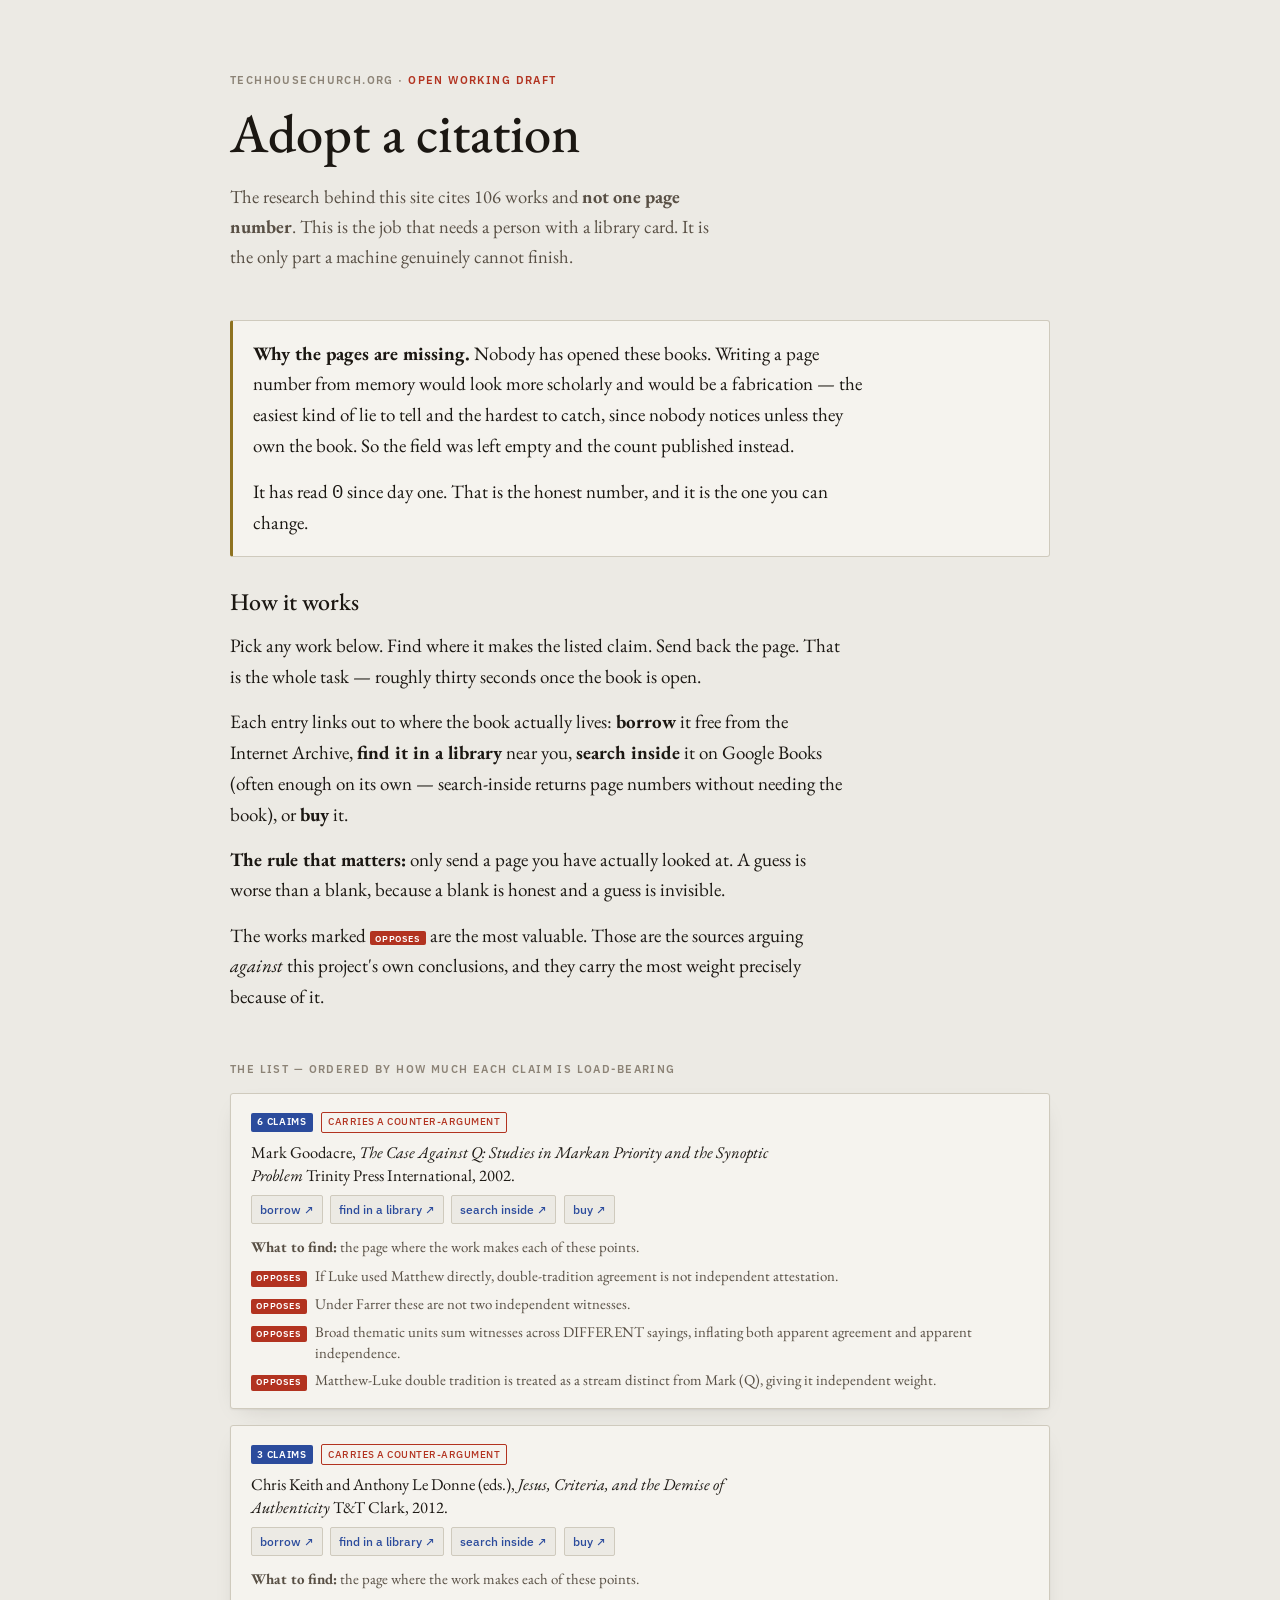
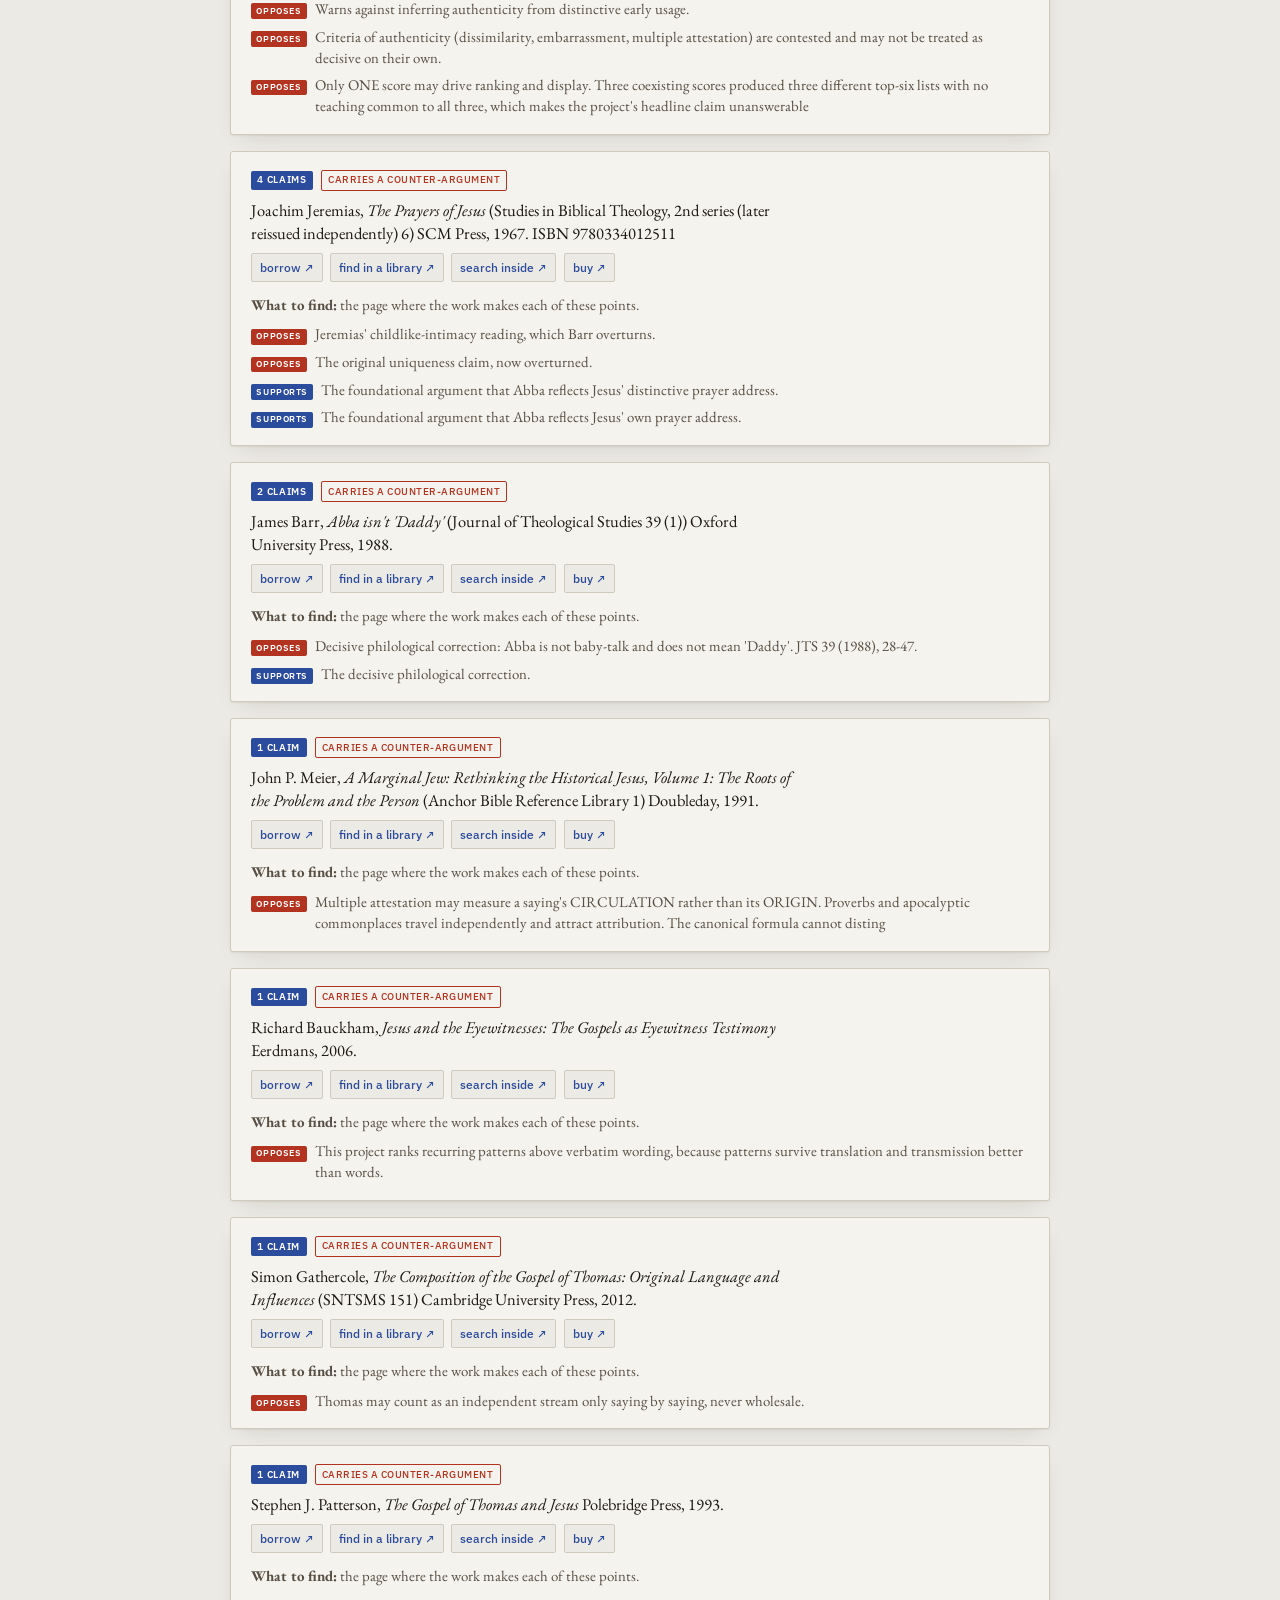
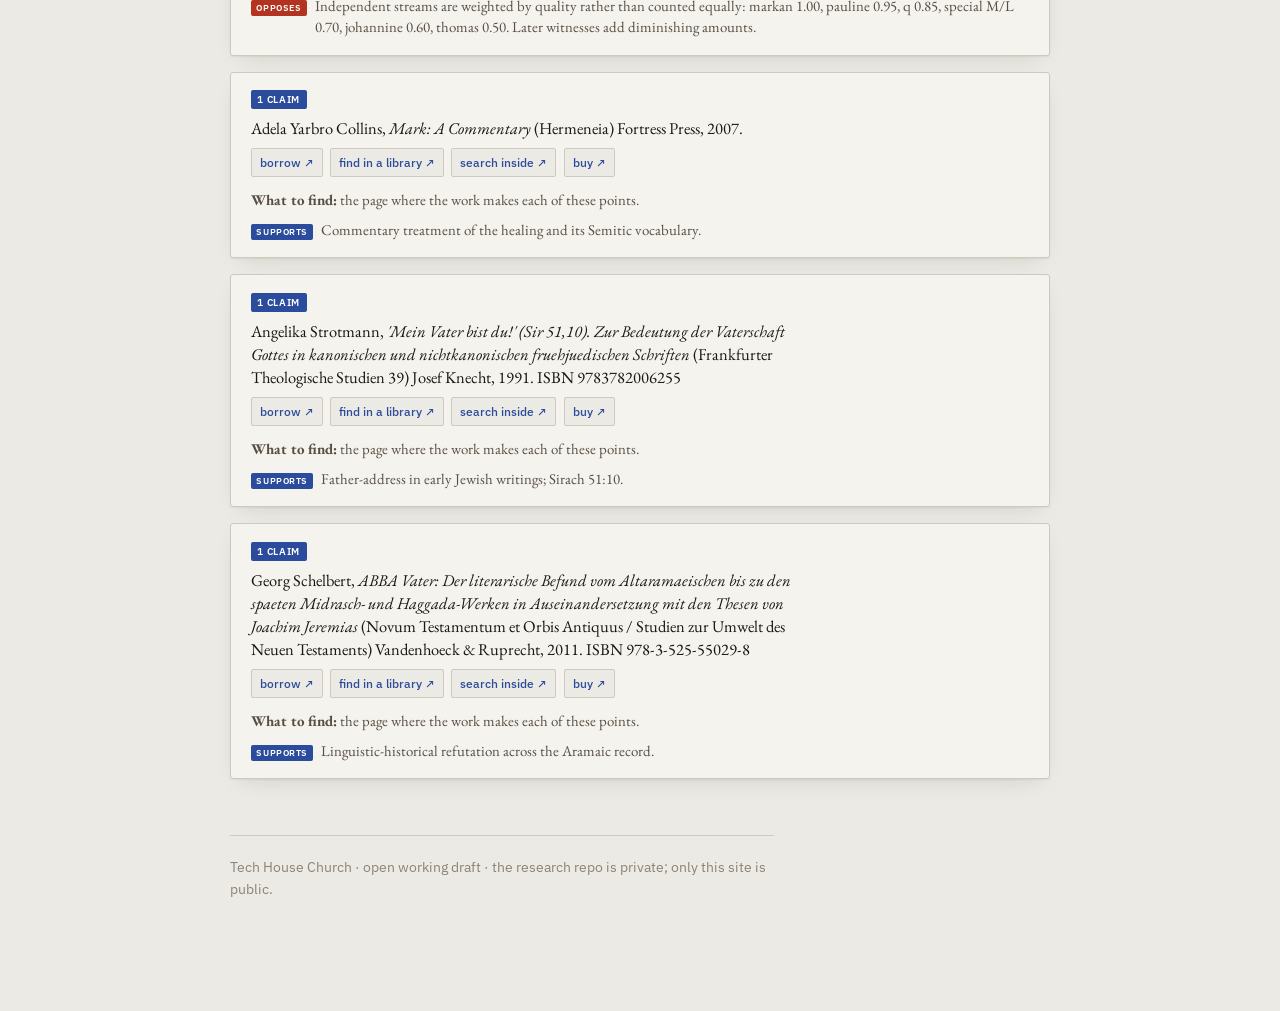
<file: adopt.html>
<!doctype html>
<html lang="en"><head>
<meta charset="utf-8"><meta name="viewport" content="width=device-width, initial-scale=1">
<meta name="robots" content="noindex, nofollow">
<title>Adopt a citation &mdash; Tech House Church</title>
<link rel="preconnect" href="https://fonts.googleapis.com">
<link rel="preconnect" href="https://fonts.gstatic.com" crossorigin>
<link rel="stylesheet" href="https://fonts.googleapis.com/css2?family=EB+Garamond:ital,wght@0,400;0,500;0,600;1,400&family=IBM+Plex+Mono:wght@400;500&family=IBM+Plex+Sans:wght@400;500;600&display=swap">
<style>
:root{--vellum:#ECEAE4;--surface:#F5F3EE;--surface-2:#E3E0D7;--ink:#1B1712;--ink-2:#584F44;--ink-3:#8C8376;
 --rule:#CFCABD;--rule-soft:#DFDBD1;--lapis:#2B4B9C;--minium:#B23320;--gold:#8E7220;
 --shadow:0 1px 2px rgba(27,23,18,.06),0 8px 24px -12px rgba(27,23,18,.18);}
@media (prefers-color-scheme:dark){:root:not([data-theme="light"]){--vellum:#141109;--surface:#1C1811;--surface-2:#262016;
 --ink:#E9E5DA;--ink-2:#ADA595;--ink-3:#7C7466;--rule:#332C21;--rule-soft:#26211a;--lapis:#7C9CE8;--minium:#E07A61;--gold:#CBA451;
 --shadow:0 1px 2px rgba(0,0,0,.4),0 8px 24px -12px rgba(0,0,0,.7);}}
:root[data-theme="dark"]{--vellum:#141109;--surface:#1C1811;--surface-2:#262016;--ink:#E9E5DA;--ink-2:#ADA595;
 --ink-3:#7C7466;--rule:#332C21;--rule-soft:#26211a;--lapis:#7C9CE8;--minium:#E07A61;--gold:#CBA451;}
*{box-sizing:border-box}
body{background:var(--vellum);color:var(--ink);font-family:"EB Garamond",Georgia,serif;font-size:19px;
 line-height:1.62;margin:0;padding:0 0 6rem;-webkit-font-smoothing:antialiased}
.wrap{max-width:900px;margin:0 auto;padding:0 clamp(1.1rem,4vw,2.5rem)}
.label{font-family:"IBM Plex Sans",sans-serif;font-size:.68rem;font-weight:600;letter-spacing:.13em;
 text-transform:uppercase;color:var(--ink-3)}
.rubric{color:var(--minium)}
.mono{font-family:"IBM Plex Mono",monospace}
h1{font-size:clamp(2.2rem,5.5vw,3.4rem);font-weight:500;line-height:1.05;margin:0;text-wrap:balance}
h2{font-size:1.5rem;font-weight:500;margin:0 0 .6rem}
p{margin:0 0 .9rem;max-width:68ch}
a{color:var(--lapis)}
header{padding:clamp(2.5rem,7vw,4.5rem) 0 0}
.stand{font-size:1.16rem;color:var(--ink-2);margin-top:1.3rem;max-width:56ch}
section{margin-top:3rem}
.wl{background:var(--surface);border:1px solid var(--rule);border-radius:3px;padding:1.1rem 1.25rem;
 margin-bottom:1rem;box-shadow:var(--shadow)}
.wlh{display:flex;gap:.5rem;align-items:center;flex-wrap:wrap;margin-bottom:.5rem}
.wn{font-family:"IBM Plex Sans",sans-serif;font-size:.6rem;font-weight:600;letter-spacing:.07em;
 text-transform:uppercase;background:var(--lapis);color:#fff;padding:.1rem .4rem;border-radius:2px}
.chip{font-family:"IBM Plex Sans",sans-serif;font-size:.62rem;font-weight:500;letter-spacing:.05em;
 text-transform:uppercase;color:var(--ink-3);border:1px solid var(--rule);padding:.1rem .38rem;border-radius:2px}
.wc{font-size:1.03rem;line-height:1.4;margin-bottom:.5rem}
.wq{font-size:.93rem;color:var(--ink-2);margin-bottom:.4rem}
.wf{display:flex;flex-wrap:wrap;gap:.45rem;margin:0 0 .7rem}
.wf a{font-family:"IBM Plex Sans",sans-serif;font-size:.74rem;font-weight:500;color:var(--lapis);
 text-decoration:none;border:1px solid var(--rule);border-radius:2px;padding:.24rem .5rem;background:var(--vellum)}
.wf a:hover{border-color:var(--lapis)}
.wa{margin:0;padding-left:0;list-style:none;display:flex;flex-direction:column;gap:.4rem}
.wa li{font-size:.93rem;color:var(--ink-2);line-height:1.42;display:flex;gap:.5rem;align-items:baseline}
.st{font-family:"IBM Plex Sans",sans-serif;font-size:.56rem;font-weight:600;letter-spacing:.06em;
 text-transform:uppercase;padding:.1rem .34rem;border-radius:2px;color:#fff;white-space:nowrap;flex:0 0 auto}
.st.supports{background:var(--lapis)} .st.opposes{background:var(--minium)}
.box{background:var(--surface);border:1px solid var(--rule);border-left:3px solid var(--gold);
 border-radius:3px;padding:1.1rem 1.25rem;margin-bottom:1.6rem}
.box p:last-child{margin-bottom:0}
.foot{margin-top:3.5rem;padding-top:1.2rem;border-top:1px solid var(--rule);color:var(--ink-3);
 font-family:"IBM Plex Sans",sans-serif;font-size:.86rem}
</style></head><body>
<div class="wrap">
<header>
  <p class="label"><a href="/" style="text-decoration:none;color:inherit">techhousechurch.org</a> &middot; <span class="rubric">open working draft</span></p>
  <h1>Adopt a citation</h1>
  <p class="stand">The research behind this site cites 106 works and <strong>not one page number</strong>. This is the job that needs a person with a library card. It is the only part a machine genuinely cannot finish.</p>
</header>

<section>
  <div class="box">
    <p><strong>Why the pages are missing.</strong> Nobody has opened these books. Writing a page number from memory would look more scholarly and would be a fabrication &mdash; the easiest kind of lie to tell and the hardest to catch, since nobody notices unless they own the book. So the field was left empty and the count published instead.</p>
    <p>It has read <span class="mono">0</span> since day one. That is the honest number, and it is the one you can change.</p>
  </div>

  <h2>How it works</h2>
  <p>Pick any work below. Find where it makes the listed claim. Send back the page. That is the whole task &mdash; roughly thirty seconds once the book is open.</p>
  <p>Each entry links out to where the book actually lives: <strong>borrow</strong> it free from the Internet Archive, <strong>find it in a library</strong> near you, <strong>search inside</strong> it on Google Books (often enough on its own &mdash; search-inside returns page numbers without needing the book), or <strong>buy</strong> it.</p>
  <p><strong>The rule that matters:</strong> only send a page you have actually looked at. A guess is worse than a blank, because a blank is honest and a guess is invisible.</p>
  <p>The works marked <span class="st opposes">opposes</span> are the most valuable. Those are the sources arguing <em>against</em> this project's own conclusions, and they carry the most weight precisely because of it.</p>
</section>

<section>
  <p class="label">The list &mdash; ordered by how much each claim is load-bearing</p>
<div class="wl">
  <div class="wlh"><span class="wn">6 claims</span>
    <span class="chip" style="color:var(--minium);border-color:var(--minium)">carries a counter-argument</span></div>
  <p class="wc">Mark Goodacre, <em>The Case Against Q: Studies in Markan Priority and the Synoptic Problem</em> Trinity Press International, 2002.</p>
  <p class="wf"><a href="https://archive.org/search?query=The+Case+Against+Q%3A+Studies+in+Markan+Priority+and+the+Synoptic+Problem" target="_blank" rel="noopener noreferrer">borrow &#8599;</a><a href="https://search.worldcat.org/search?q=The+Case+Against+Q%3A+Studies+in+Markan+Priority+and+the+Synoptic+Problem+Goodacre" target="_blank" rel="noopener noreferrer">find in a library &#8599;</a><a href="https://www.google.com/search?tbm=bks&amp;q=The+Case+Against+Q%3A+Studies+in+Markan+Priority+and+the+Synoptic+Problem+Goodacre" target="_blank" rel="noopener noreferrer">search inside &#8599;</a><a href="https://bookshop.org/search?keywords=The+Case+Against+Q%3A+Studies+in+Markan+Priority+and+the+Synoptic+Problem+Goodacre" target="_blank" rel="noopener noreferrer">buy &#8599;</a></p>
  <p class="wq"><strong>What to find:</strong> the page where the work makes each of these points.</p>
  <ul class="wa"><li><span class="st opposes">opposes</span> If Luke used Matthew directly, double-tradition agreement is not independent attestation.</li><li><span class="st opposes">opposes</span> Under Farrer these are not two independent witnesses.</li><li><span class="st opposes">opposes</span> Broad thematic units sum witnesses across DIFFERENT sayings, inflating both apparent agreement and apparent independence.</li><li><span class="st opposes">opposes</span> Matthew-Luke double tradition is treated as a stream distinct from Mark (Q), giving it independent weight.</li></ul>
</div>
<div class="wl">
  <div class="wlh"><span class="wn">3 claims</span>
    <span class="chip" style="color:var(--minium);border-color:var(--minium)">carries a counter-argument</span></div>
  <p class="wc">Chris Keith and Anthony Le Donne (eds.), <em>Jesus, Criteria, and the Demise of Authenticity</em> T&T Clark, 2012.</p>
  <p class="wf"><a href="https://archive.org/search?query=Jesus%2C+Criteria%2C+and+the+Demise+of+Authenticity" target="_blank" rel="noopener noreferrer">borrow &#8599;</a><a href="https://search.worldcat.org/search?q=Jesus%2C+Criteria%2C+and+the+Demise+of+Authenticity+Keith" target="_blank" rel="noopener noreferrer">find in a library &#8599;</a><a href="https://www.google.com/search?tbm=bks&amp;q=Jesus%2C+Criteria%2C+and+the+Demise+of+Authenticity+Keith" target="_blank" rel="noopener noreferrer">search inside &#8599;</a><a href="https://bookshop.org/search?keywords=Jesus%2C+Criteria%2C+and+the+Demise+of+Authenticity+Keith" target="_blank" rel="noopener noreferrer">buy &#8599;</a></p>
  <p class="wq"><strong>What to find:</strong> the page where the work makes each of these points.</p>
  <ul class="wa"><li><span class="st opposes">opposes</span> Warns against inferring authenticity from distinctive early usage.</li><li><span class="st opposes">opposes</span> Criteria of authenticity (dissimilarity, embarrassment, multiple attestation) are contested and may not be treated as decisive on their own.</li><li><span class="st opposes">opposes</span> Only ONE score may drive ranking and display. Three coexisting scores produced three different top-six lists with no teaching common to all three, which makes the project's headline claim unanswerable</li></ul>
</div>
<div class="wl">
  <div class="wlh"><span class="wn">4 claims</span>
    <span class="chip" style="color:var(--minium);border-color:var(--minium)">carries a counter-argument</span></div>
  <p class="wc">Joachim Jeremias, <em>The Prayers of Jesus</em> (Studies in Biblical Theology, 2nd series (later reissued independently) 6) SCM Press, 1967. ISBN 9780334012511</p>
  <p class="wf"><a href="https://archive.org/search?query=The+Prayers+of+Jesus" target="_blank" rel="noopener noreferrer">borrow &#8599;</a><a href="https://search.worldcat.org/search?q=The+Prayers+of+Jesus+Jeremias" target="_blank" rel="noopener noreferrer">find in a library &#8599;</a><a href="https://www.google.com/search?tbm=bks&amp;q=The+Prayers+of+Jesus+Jeremias" target="_blank" rel="noopener noreferrer">search inside &#8599;</a><a href="https://bookshop.org/search?keywords=The+Prayers+of+Jesus+Jeremias" target="_blank" rel="noopener noreferrer">buy &#8599;</a></p>
  <p class="wq"><strong>What to find:</strong> the page where the work makes each of these points.</p>
  <ul class="wa"><li><span class="st opposes">opposes</span> Jeremias' childlike-intimacy reading, which Barr overturns.</li><li><span class="st opposes">opposes</span> The original uniqueness claim, now overturned.</li><li><span class="st supports">supports</span> The foundational argument that Abba reflects Jesus' distinctive prayer address.</li><li><span class="st supports">supports</span> The foundational argument that Abba reflects Jesus' own prayer address.</li></ul>
</div>
<div class="wl">
  <div class="wlh"><span class="wn">2 claims</span>
    <span class="chip" style="color:var(--minium);border-color:var(--minium)">carries a counter-argument</span></div>
  <p class="wc">James Barr, <em>Abba isn't 'Daddy'</em> (Journal of Theological Studies 39 (1)) Oxford University Press, 1988.</p>
  <p class="wf"><a href="https://archive.org/search?query=Abba+isn%27t+%27Daddy%27" target="_blank" rel="noopener noreferrer">borrow &#8599;</a><a href="https://search.worldcat.org/search?q=Abba+isn%27t+%27Daddy%27+Barr" target="_blank" rel="noopener noreferrer">find in a library &#8599;</a><a href="https://www.google.com/search?tbm=bks&amp;q=Abba+isn%27t+%27Daddy%27+Barr" target="_blank" rel="noopener noreferrer">search inside &#8599;</a><a href="https://bookshop.org/search?keywords=Abba+isn%27t+%27Daddy%27+Barr" target="_blank" rel="noopener noreferrer">buy &#8599;</a></p>
  <p class="wq"><strong>What to find:</strong> the page where the work makes each of these points.</p>
  <ul class="wa"><li><span class="st opposes">opposes</span> Decisive philological correction: Abba is not baby-talk and does not mean 'Daddy'. JTS 39 (1988), 28-47.</li><li><span class="st supports">supports</span> The decisive philological correction.</li></ul>
</div>
<div class="wl">
  <div class="wlh"><span class="wn">1 claim</span>
    <span class="chip" style="color:var(--minium);border-color:var(--minium)">carries a counter-argument</span></div>
  <p class="wc">John P. Meier, <em>A Marginal Jew: Rethinking the Historical Jesus, Volume 1: The Roots of the Problem and the Person</em> (Anchor Bible Reference Library 1) Doubleday, 1991.</p>
  <p class="wf"><a href="https://archive.org/search?query=A+Marginal+Jew%3A+Rethinking+the+Historical+Jesus%2C+Volume+1%3A+The+Roots+of+the+Problem+and+the+Person" target="_blank" rel="noopener noreferrer">borrow &#8599;</a><a href="https://search.worldcat.org/search?q=A+Marginal+Jew%3A+Rethinking+the+Historical+Jesus%2C+Volume+1%3A+The+Roots+of+the+Problem+and+the+Person+Meier" target="_blank" rel="noopener noreferrer">find in a library &#8599;</a><a href="https://www.google.com/search?tbm=bks&amp;q=A+Marginal+Jew%3A+Rethinking+the+Historical+Jesus%2C+Volume+1%3A+The+Roots+of+the+Problem+and+the+Person+Meier" target="_blank" rel="noopener noreferrer">search inside &#8599;</a><a href="https://bookshop.org/search?keywords=A+Marginal+Jew%3A+Rethinking+the+Historical+Jesus%2C+Volume+1%3A+The+Roots+of+the+Problem+and+the+Person+Meier" target="_blank" rel="noopener noreferrer">buy &#8599;</a></p>
  <p class="wq"><strong>What to find:</strong> the page where the work makes each of these points.</p>
  <ul class="wa"><li><span class="st opposes">opposes</span> Multiple attestation may measure a saying's CIRCULATION rather than its ORIGIN. Proverbs and apocalyptic commonplaces travel independently and attract attribution. The canonical formula cannot disting</li></ul>
</div>
<div class="wl">
  <div class="wlh"><span class="wn">1 claim</span>
    <span class="chip" style="color:var(--minium);border-color:var(--minium)">carries a counter-argument</span></div>
  <p class="wc">Richard Bauckham, <em>Jesus and the Eyewitnesses: The Gospels as Eyewitness Testimony</em> Eerdmans, 2006.</p>
  <p class="wf"><a href="https://archive.org/search?query=Jesus+and+the+Eyewitnesses%3A+The+Gospels+as+Eyewitness+Testimony" target="_blank" rel="noopener noreferrer">borrow &#8599;</a><a href="https://search.worldcat.org/search?q=Jesus+and+the+Eyewitnesses%3A+The+Gospels+as+Eyewitness+Testimony+Bauckham" target="_blank" rel="noopener noreferrer">find in a library &#8599;</a><a href="https://www.google.com/search?tbm=bks&amp;q=Jesus+and+the+Eyewitnesses%3A+The+Gospels+as+Eyewitness+Testimony+Bauckham" target="_blank" rel="noopener noreferrer">search inside &#8599;</a><a href="https://bookshop.org/search?keywords=Jesus+and+the+Eyewitnesses%3A+The+Gospels+as+Eyewitness+Testimony+Bauckham" target="_blank" rel="noopener noreferrer">buy &#8599;</a></p>
  <p class="wq"><strong>What to find:</strong> the page where the work makes each of these points.</p>
  <ul class="wa"><li><span class="st opposes">opposes</span> This project ranks recurring patterns above verbatim wording, because patterns survive translation and transmission better than words.</li></ul>
</div>
<div class="wl">
  <div class="wlh"><span class="wn">1 claim</span>
    <span class="chip" style="color:var(--minium);border-color:var(--minium)">carries a counter-argument</span></div>
  <p class="wc">Simon Gathercole, <em>The Composition of the Gospel of Thomas: Original Language and Influences</em> (SNTSMS 151) Cambridge University Press, 2012.</p>
  <p class="wf"><a href="https://archive.org/search?query=The+Composition+of+the+Gospel+of+Thomas%3A+Original+Language+and+Influences" target="_blank" rel="noopener noreferrer">borrow &#8599;</a><a href="https://search.worldcat.org/search?q=The+Composition+of+the+Gospel+of+Thomas%3A+Original+Language+and+Influences+Gathercole" target="_blank" rel="noopener noreferrer">find in a library &#8599;</a><a href="https://www.google.com/search?tbm=bks&amp;q=The+Composition+of+the+Gospel+of+Thomas%3A+Original+Language+and+Influences+Gathercole" target="_blank" rel="noopener noreferrer">search inside &#8599;</a><a href="https://bookshop.org/search?keywords=The+Composition+of+the+Gospel+of+Thomas%3A+Original+Language+and+Influences+Gathercole" target="_blank" rel="noopener noreferrer">buy &#8599;</a></p>
  <p class="wq"><strong>What to find:</strong> the page where the work makes each of these points.</p>
  <ul class="wa"><li><span class="st opposes">opposes</span> Thomas may count as an independent stream only saying by saying, never wholesale.</li></ul>
</div>
<div class="wl">
  <div class="wlh"><span class="wn">1 claim</span>
    <span class="chip" style="color:var(--minium);border-color:var(--minium)">carries a counter-argument</span></div>
  <p class="wc">Stephen J. Patterson, <em>The Gospel of Thomas and Jesus</em> Polebridge Press, 1993.</p>
  <p class="wf"><a href="https://archive.org/search?query=The+Gospel+of+Thomas+and+Jesus" target="_blank" rel="noopener noreferrer">borrow &#8599;</a><a href="https://search.worldcat.org/search?q=The+Gospel+of+Thomas+and+Jesus+Patterson" target="_blank" rel="noopener noreferrer">find in a library &#8599;</a><a href="https://www.google.com/search?tbm=bks&amp;q=The+Gospel+of+Thomas+and+Jesus+Patterson" target="_blank" rel="noopener noreferrer">search inside &#8599;</a><a href="https://bookshop.org/search?keywords=The+Gospel+of+Thomas+and+Jesus+Patterson" target="_blank" rel="noopener noreferrer">buy &#8599;</a></p>
  <p class="wq"><strong>What to find:</strong> the page where the work makes each of these points.</p>
  <ul class="wa"><li><span class="st opposes">opposes</span> Independent streams are weighted by quality rather than counted equally: markan 1.00, pauline 0.95, q 0.85, special M/L 0.70, johannine 0.60, thomas 0.50. Later witnesses add diminishing amounts.</li></ul>
</div>
<div class="wl">
  <div class="wlh"><span class="wn">1 claim</span>
    </div>
  <p class="wc">Adela Yarbro Collins, <em>Mark: A Commentary</em> (Hermeneia) Fortress Press, 2007.</p>
  <p class="wf"><a href="https://archive.org/search?query=Mark%3A+A+Commentary" target="_blank" rel="noopener noreferrer">borrow &#8599;</a><a href="https://search.worldcat.org/search?q=Mark%3A+A+Commentary+Collins" target="_blank" rel="noopener noreferrer">find in a library &#8599;</a><a href="https://www.google.com/search?tbm=bks&amp;q=Mark%3A+A+Commentary+Collins" target="_blank" rel="noopener noreferrer">search inside &#8599;</a><a href="https://bookshop.org/search?keywords=Mark%3A+A+Commentary+Collins" target="_blank" rel="noopener noreferrer">buy &#8599;</a></p>
  <p class="wq"><strong>What to find:</strong> the page where the work makes each of these points.</p>
  <ul class="wa"><li><span class="st supports">supports</span> Commentary treatment of the healing and its Semitic vocabulary.</li></ul>
</div>
<div class="wl">
  <div class="wlh"><span class="wn">1 claim</span>
    </div>
  <p class="wc">Angelika Strotmann, <em>'Mein Vater bist du!' (Sir 51,10). Zur Bedeutung der Vaterschaft Gottes in kanonischen und nichtkanonischen fruehjuedischen Schriften</em> (Frankfurter Theologische Studien 39) Josef Knecht, 1991. ISBN 9783782006255</p>
  <p class="wf"><a href="https://archive.org/search?query=%27Mein+Vater+bist+du%21%27+%28Sir+51%2C10%29.+Zur+Bedeutung+der+Vaterschaft+Gottes+in+kanonischen+und+nichtkanonischen+fruehjuedischen+Schriften" target="_blank" rel="noopener noreferrer">borrow &#8599;</a><a href="https://search.worldcat.org/search?q=%27Mein+Vater+bist+du%21%27+%28Sir+51%2C10%29.+Zur+Bedeutung+der+Vaterschaft+Gottes+in+kanonischen+und+nichtkanonischen+fruehjuedischen+Schriften+Strotmann" target="_blank" rel="noopener noreferrer">find in a library &#8599;</a><a href="https://www.google.com/search?tbm=bks&amp;q=%27Mein+Vater+bist+du%21%27+%28Sir+51%2C10%29.+Zur+Bedeutung+der+Vaterschaft+Gottes+in+kanonischen+und+nichtkanonischen+fruehjuedischen+Schriften+Strotmann" target="_blank" rel="noopener noreferrer">search inside &#8599;</a><a href="https://bookshop.org/search?keywords=%27Mein+Vater+bist+du%21%27+%28Sir+51%2C10%29.+Zur+Bedeutung+der+Vaterschaft+Gottes+in+kanonischen+und+nichtkanonischen+fruehjuedischen+Schriften+Strotmann" target="_blank" rel="noopener noreferrer">buy &#8599;</a></p>
  <p class="wq"><strong>What to find:</strong> the page where the work makes each of these points.</p>
  <ul class="wa"><li><span class="st supports">supports</span> Father-address in early Jewish writings; Sirach 51:10.</li></ul>
</div>
<div class="wl">
  <div class="wlh"><span class="wn">1 claim</span>
    </div>
  <p class="wc">Georg Schelbert, <em>ABBA Vater: Der literarische Befund vom Altaramaeischen bis zu den spaeten Midrasch- und Haggada-Werken in Auseinandersetzung mit den Thesen von Joachim Jeremias</em> (Novum Testamentum et Orbis Antiquus / Studien zur Umwelt des Neuen Testaments) Vandenhoeck & Ruprecht, 2011. ISBN 978-3-525-55029-8</p>
  <p class="wf"><a href="https://archive.org/search?query=ABBA+Vater%3A+Der+literarische+Befund+vom+Altaramaeischen+bis+zu+den+spaeten+Midrasch-+und+Haggada-Werken+in+Auseinandersetzung+mit+den+Thesen+von+Joachim+Jeremias" target="_blank" rel="noopener noreferrer">borrow &#8599;</a><a href="https://search.worldcat.org/search?q=ABBA+Vater%3A+Der+literarische+Befund+vom+Altaramaeischen+bis+zu+den+spaeten+Midrasch-+und+Haggada-Werken+in+Auseinandersetzung+mit+den+Thesen+von+Joachim+Jeremias+Schelbert" target="_blank" rel="noopener noreferrer">find in a library &#8599;</a><a href="https://www.google.com/search?tbm=bks&amp;q=ABBA+Vater%3A+Der+literarische+Befund+vom+Altaramaeischen+bis+zu+den+spaeten+Midrasch-+und+Haggada-Werken+in+Auseinandersetzung+mit+den+Thesen+von+Joachim+Jeremias+Schelbert" target="_blank" rel="noopener noreferrer">search inside &#8599;</a><a href="https://bookshop.org/search?keywords=ABBA+Vater%3A+Der+literarische+Befund+vom+Altaramaeischen+bis+zu+den+spaeten+Midrasch-+und+Haggada-Werken+in+Auseinandersetzung+mit+den+Thesen+von+Joachim+Jeremias+Schelbert" target="_blank" rel="noopener noreferrer">buy &#8599;</a></p>
  <p class="wq"><strong>What to find:</strong> the page where the work makes each of these points.</p>
  <ul class="wa"><li><span class="st supports">supports</span> Linguistic-historical refutation across the Aramaic record.</li></ul>
</div>
</section>

<p class="foot">Tech House Church &middot; open working draft &middot; the research repo is private; only this site is public.</p>
</div></body></html>
</file>
<file: style.css>
/* -- Iron gall & rubrication -----------------------------------------
   Pigments of the manuscript trade: iron-gall ink, lapis ultramarine
   (reserved for what mattered), red lead for the rubric, muted gold. */
:root{
  --vellum:#ECEAE4; --surface:#F5F3EE; --surface-2:#E3E0D7;
  --ink:#1B1712; --ink-2:#584F44; --ink-3:#8C8376;
  --rule:#CFCABD; --rule-soft:#DFDBD1;
  --lapis:#2B4B9C; --lapis-soft:#B9C4E2;
  --minium:#B23320; --minium-soft:#E2C0B7;
  --gold:#8E7220;
  --plate:#15120E; --plate-2:#221D16; --plate-ink:#E7E2D6; --plate-ink-2:#9C9384; --plate-rule:#332C22;
  --shadow:0 1px 2px rgba(27,23,18,.06), 0 8px 24px -12px rgba(27,23,18,.18);
  --measure:66ch;
}
@media (prefers-color-scheme: dark){
  :root:not([data-theme="light"]){
    --vellum:#141109; --surface:#1C1811; --surface-2:#262016;
    --ink:#E9E5DA; --ink-2:#ADA595; --ink-3:#7C7466;
    --rule:#332C21; --rule-soft:#26211a;
    --lapis:#7C9CE8; --lapis-soft:#2E3E63;
    --minium:#E07A61; --minium-soft:#5A3226;
    --gold:#CBA451;
    --plate:#0E0C08; --plate-2:#191510; --plate-ink:#E9E5DA; --plate-ink-2:#968D7E; --plate-rule:#2C261D;
    --shadow:0 1px 2px rgba(0,0,0,.4), 0 8px 24px -12px rgba(0,0,0,.7);
  }
}
:root[data-theme="dark"]{
  --vellum:#141109; --surface:#1C1811; --surface-2:#262016;
  --ink:#E9E5DA; --ink-2:#ADA595; --ink-3:#7C7466;
  --rule:#332C21; --rule-soft:#26211a;
  --lapis:#7C9CE8; --lapis-soft:#2E3E63;
  --minium:#E07A61; --minium-soft:#5A3226;
  --gold:#CBA451;
  --plate:#0E0C08; --plate-2:#191510; --plate-ink:#E9E5DA; --plate-ink-2:#968D7E; --plate-rule:#2C261D;
  --shadow:0 1px 2px rgba(0,0,0,.4), 0 8px 24px -12px rgba(0,0,0,.7);
}

*{box-sizing:border-box}
body{
  background:var(--vellum); color:var(--ink);
  font-family:"EB Garamond",Georgia,"Times New Roman",serif;
  font-size:19px; line-height:1.62;
  -webkit-font-smoothing:antialiased;
  padding:0 0 6rem;
}
.wrap{max-width:1140px;margin:0 auto;padding:0 clamp(1.1rem,4vw,2.5rem)}
.col{max-width:var(--measure)}

/* type roles */
.label{
  font-family:"IBM Plex Sans",system-ui,sans-serif;
  font-size:.68rem; font-weight:600; letter-spacing:.13em; text-transform:uppercase;
  color:var(--ink-3);
}
.mono{font-family:"IBM Plex Mono",ui-monospace,monospace;font-variant-numeric:tabular-nums}
h1,h2,h3{text-wrap:balance;margin:0}
h1{font-size:clamp(2.6rem,6.4vw,4.3rem);font-weight:500;line-height:1.02;letter-spacing:-.015em}
h2{font-size:clamp(1.6rem,3.2vw,2.1rem);font-weight:500;line-height:1.15;letter-spacing:-.01em}
h3{font-family:"IBM Plex Sans",system-ui,sans-serif;font-size:1rem;font-weight:600;letter-spacing:-.005em}
p{margin:0}
em{font-style:italic}
strong{font-weight:600}
a{color:var(--lapis);text-decoration-thickness:1px;text-underline-offset:2px}
:focus-visible{outline:2px solid var(--lapis);outline-offset:3px;border-radius:2px}

/* -- masthead ------------------------------------------- */
.mast{padding:clamp(3rem,8vw,5.5rem) 0 0}
.mast .eyebrow{display:flex;gap:.6rem;align-items:center;flex-wrap:wrap;margin-bottom:1.6rem}
.mast .eyebrow .mono{font-size:.72rem;color:var(--ink-3)}
.rubric{color:var(--minium);font-weight:600}
.standfirst{
  font-size:clamp(1.12rem,2.2vw,1.32rem); color:var(--ink-2);
  max-width:56ch; margin-top:1.5rem; line-height:1.5;
}
.stamp{
  margin-top:2.4rem;padding-top:1.4rem;border-top:1px solid var(--rule);
  display:grid;grid-template-columns:repeat(auto-fit,minmax(112px,1fr));gap:1.4rem 1.1rem;
}
.stamp div{display:flex;flex-direction:column;gap:.22rem}
.stamp .n{font-family:"IBM Plex Mono",monospace;font-size:1.72rem;font-weight:500;line-height:1;font-variant-numeric:tabular-nums}
.stamp .z{color:var(--minium)}

/* -- sections ------------------------------------------- */
section{margin-top:clamp(3.4rem,7vw,5.2rem)}
.shead{display:flex;flex-direction:column;gap:.55rem;margin-bottom:1.5rem}
.lede{color:var(--ink-2);max-width:var(--measure)}
.lede + .lede{margin-top:.85rem}

/* -- the plate (graph) ---------------------------------- */
.plate{
  background:var(--plate);color:var(--plate-ink);
  border:1px solid var(--plate-rule);border-radius:3px;
  overflow:hidden;box-shadow:var(--shadow);
}
.plate-bar{
  display:flex;align-items:center;gap:.7rem;flex-wrap:wrap;
  padding:.85rem 1.1rem;border-bottom:1px solid var(--plate-rule);background:var(--plate-2);
}
.plate-bar .label{color:var(--plate-ink-2)}
.seg{display:flex;border:1px solid var(--plate-rule);border-radius:2px;overflow:hidden}
.seg button{
  font-family:"IBM Plex Sans",sans-serif;font-size:.74rem;font-weight:500;
  padding:.4rem .8rem;background:transparent;color:var(--plate-ink-2);
  border:0;border-right:1px solid var(--plate-rule);cursor:pointer;
}
.seg button:last-child{border-right:0}
.seg button[aria-pressed="true"]{background:var(--plate-ink);color:var(--plate)}
.spacer{flex:1 1 auto}
canvas{display:block;width:100%;touch-action:pan-y}
#g{height:560px}
.plate-foot{
  display:flex;gap:1.4rem;flex-wrap:wrap;align-items:center;
  padding:.8rem 1.1rem;border-top:1px solid var(--plate-rule);background:var(--plate-2);
  font-family:"IBM Plex Sans",sans-serif;font-size:.74rem;color:var(--plate-ink-2);
}
.key{display:flex;align-items:center;gap:.42rem}
.key i{width:9px;height:9px;border-radius:50%;display:block}
.key.ring i{border-radius:2px;background:transparent;border:1.5px solid var(--plate-ink-2)}

.readout{
  position:relative;min-height:92px;padding:.95rem 1.1rem;
  border-top:1px solid var(--plate-rule);background:var(--plate);
}
.readout .hint{color:var(--plate-ink-2);font-family:"IBM Plex Sans",sans-serif;font-size:.82rem}
.readout h4{margin:0 0 .3rem;font-size:1.25rem;font-weight:500;line-height:1.2}
.readout .meta{font-family:"IBM Plex Mono",monospace;font-size:.74rem;color:var(--plate-ink-2);margin-bottom:.45rem;font-variant-numeric:tabular-nums}
.readout .body{font-size:.98rem;color:var(--plate-ink-2);max-width:80ch;line-height:1.5}

/* -- ladder --------------------------------------------- */
.ladder{display:flex;flex-direction:column;border-top:1px solid var(--rule)}
.ladderkey{display:flex;flex-wrap:wrap;gap:1.1rem;align-items:center;margin-bottom:.9rem;
  font-family:"IBM Plex Sans",sans-serif;font-size:.78rem;color:var(--ink-2)}
.ladderkey span{display:flex;align-items:center;gap:.42rem}
.ladderkey .swatch{width:26px;height:9px;background:var(--lapis);border-radius:1px;display:block}
.ladderkey .swtick{width:26px;height:14px;position:relative;display:block}
.ladderkey .swtick::after{content:"";position:absolute;left:12px;top:0;width:2px;height:14px;background:var(--minium)}
.rung{
  display:grid;grid-template-columns:1.15fr minmax(140px,.85fr) auto;
  gap:.5rem 1.1rem;align-items:center;
  padding:.72rem .5rem;border-bottom:1px solid var(--rule-soft);
  cursor:pointer;border-radius:2px;transition:background .12s;
  width:100%;text-align:left;background:transparent;border-left:0;border-right:0;border-top:0;
  font:inherit;color:inherit;
}
.rung:hover{background:var(--surface-2)}
.rung:focus-visible{outline:2px solid var(--lapis);outline-offset:-2px}
.rung .open{font-family:"IBM Plex Sans",sans-serif;font-size:.62rem;font-weight:600;
  letter-spacing:.06em;text-transform:uppercase;color:var(--lapis);opacity:0;transition:opacity .12s}
.rung:hover .open{opacity:1}
.rung .name{display:flex;flex-direction:column;gap:.18rem;min-width:0}
.rung .t{font-size:1.06rem;line-height:1.25}
.rung .tags{display:flex;gap:.4rem;flex-wrap:wrap;align-items:center}
.chip{
  font-family:"IBM Plex Sans",sans-serif;font-size:.64rem;font-weight:500;letter-spacing:.05em;
  text-transform:uppercase;color:var(--ink-3);border:1px solid var(--rule);
  padding:.1rem .38rem;border-radius:2px;white-space:nowrap;
}
.chip.sub{color:var(--gold);border-color:var(--gold)}
.chip.evt{color:var(--minium);border-color:var(--minium-soft)}
.track{position:relative;height:9px;background:var(--surface-2);border-radius:1px;overflow:hidden}
.track .rel{position:absolute;inset:0 auto 0 0;background:var(--lapis)}
.track .tick{position:absolute;top:-3px;bottom:-3px;width:2px;background:var(--minium);border-radius:1px}
.rung .nums{font-family:"IBM Plex Mono",monospace;font-size:.78rem;font-variant-numeric:tabular-nums;white-space:nowrap;color:var(--ink-3)}
.rung .nums b{color:var(--ink);font-weight:500}
@media(max-width:640px){
  .rung{grid-template-columns:1fr auto;}
  .rung .track{grid-column:1 / -1}
}

/* -- slope ---------------------------------------------- */
.slope{border:1px solid var(--rule);border-radius:3px;background:var(--surface);padding:1.2rem 1.1rem .9rem;box-shadow:var(--shadow)}
.slope-head{display:flex;justify-content:space-between;gap:1rem;margin-bottom:.7rem}

/* -- streams table -------------------------------------- */
.tablewrap{overflow-x:auto;border:1px solid var(--rule);border-radius:3px;background:var(--surface);box-shadow:var(--shadow)}
table{border-collapse:collapse;width:100%;min-width:520px}
th,td{text-align:left;padding:.6rem .9rem;border-bottom:1px solid var(--rule-soft)}
thead th{
  font-family:"IBM Plex Sans",sans-serif;font-size:.66rem;font-weight:600;letter-spacing:.11em;
  text-transform:uppercase;color:var(--ink-3);border-bottom:1px solid var(--rule);white-space:nowrap;
}
tbody tr:last-child td{border-bottom:0}
td.num{font-family:"IBM Plex Mono",monospace;font-variant-numeric:tabular-nums;font-size:.88rem;text-align:right;white-space:nowrap}
td.w{font-size:1rem}
.bar-mini{display:inline-block;height:7px;background:var(--lapis);border-radius:1px;vertical-align:middle;margin-right:.5rem}

/* -- gaps ----------------------------------------------- */
.gaps{display:grid;grid-template-columns:1fr;gap:1px;background:var(--rule);border:1px solid var(--rule);border-radius:3px;overflow:hidden}
@media(min-width:520px){.gaps{grid-template-columns:repeat(2,1fr)}}
@media(min-width:900px){.gaps{grid-template-columns:repeat(4,1fr)}}
.gap{background:var(--surface);padding:1.1rem 1.15rem;display:flex;flex-direction:column;gap:.4rem}
.gap .n{font-family:"IBM Plex Mono",monospace;font-size:1.9rem;line-height:1;color:var(--minium);font-variant-numeric:tabular-nums}
.gap p{font-size:.94rem;color:var(--ink-2);line-height:1.45}

/* -- moves ---------------------------------------------- */
.moves{display:flex;flex-direction:column;gap:0;border-top:1px solid var(--rule);counter-reset:m}
.move{display:grid;grid-template-columns:auto 1fr;gap:0 1.1rem;padding:1rem 0;border-bottom:1px solid var(--rule-soft);align-items:baseline}
.move::before{
  counter-increment:m;content:counter(m,decimal-leading-zero);
  font-family:"IBM Plex Mono",monospace;font-size:.78rem;color:var(--minium);padding-top:.15rem;
}
.move p{color:var(--ink-2);font-size:1rem;margin-top:.25rem;max-width:60ch}

/* -- apparatus: bibliography lanes -- */
.lanes{display:grid;grid-template-columns:repeat(auto-fit,minmax(196px,1fr));gap:.55rem 1.5rem;margin-bottom:1.9rem}
.lanerow{display:grid;grid-template-columns:1fr auto;gap:.2rem .7rem;align-items:baseline}
.lanerow .ln{font-family:"IBM Plex Sans",sans-serif;font-size:.8rem;color:var(--ink-2)}
.lanerow .lc{font-family:"IBM Plex Mono",monospace;font-size:.8rem;font-variant-numeric:tabular-nums;color:var(--ink)}
.lanerow .lb{grid-column:1/-1;height:3px;background:var(--surface-2);border-radius:1px;overflow:hidden}
.lanerow .lb i{display:block;height:100%;background:var(--lapis)}

/* -- apparatus: feature explorer -- */
.explorer{display:grid;grid-template-columns:minmax(240px,.85fr) 1.15fr;gap:1px;
  background:var(--rule);border:1px solid var(--rule);border-radius:3px;box-shadow:var(--shadow);overflow:hidden}
@media(max-width:760px){.explorer{grid-template-columns:1fr}}
.explist{background:var(--surface);max-height:520px;overflow-y:auto}
.expitem{display:block;width:100%;text-align:left;background:transparent;border:0;cursor:pointer;
  padding:.65rem .9rem;border-bottom:1px solid var(--rule-soft);font:inherit;color:var(--ink);}
.expitem:last-child{border-bottom:0}
.expitem:hover{background:var(--surface-2)}
.expitem[aria-selected="true"]{background:var(--surface-2);box-shadow:inset 3px 0 0 var(--lapis)}
.expitem .fl{font-size:.95rem;line-height:1.3;display:block;margin-bottom:.22rem}
.expitem .fm{display:flex;gap:.35rem;align-items:center;flex-wrap:wrap}
.cf{font-family:"IBM Plex Sans",sans-serif;font-size:.6rem;font-weight:600;letter-spacing:.07em;
  text-transform:uppercase;padding:.09rem .34rem;border-radius:2px;white-space:nowrap;border:1px solid}
.cf.high{color:var(--lapis);border-color:var(--lapis)}
.cf.medium{color:var(--gold);border-color:var(--gold)}
.cf.low{color:var(--ink-3);border-color:var(--rule)}
.cf.none{color:var(--minium);border-color:var(--minium)}
.expdetail{background:var(--surface);padding:1.15rem 1.25rem;min-height:300px}
.expdetail h3{font-family:"EB Garamond",Georgia,serif;font-size:1.35rem;font-weight:500;line-height:1.2;margin-bottom:.45rem}
.expdetail .anchor{font-family:"IBM Plex Mono",monospace;font-size:.86rem;color:var(--lapis);margin-bottom:.75rem;word-break:break-word}
.expdetail .why{font-size:1rem;color:var(--ink-2);margin-bottom:.6rem;line-height:1.5}
.expdetail .limit{font-size:.95rem;color:var(--ink-2);border-left:2px solid var(--minium);
  padding-left:.7rem;margin-bottom:1rem;line-height:1.45}
.citelist{display:flex;flex-direction:column;gap:.6rem;border-top:1px solid var(--rule);padding-top:.85rem}
.cite{display:grid;grid-template-columns:auto 1fr;gap:.2rem .6rem;align-items:baseline}
.cite .st{font-family:"IBM Plex Sans",sans-serif;font-size:.58rem;font-weight:600;letter-spacing:.07em;
  text-transform:uppercase;padding:.1rem .34rem;border-radius:2px;white-space:nowrap;color:#fff}
.st.supports{background:var(--lapis)}
.st.qualifies{background:var(--gold)}
.st.opposes{background:var(--minium)}
.st.background{background:var(--ink-3)}
.cite .ref{font-size:.95rem;line-height:1.35}
.cite .cl{grid-column:2;font-size:.88rem;color:var(--ink-2);line-height:1.4}

/* -- redaction pairs -- */
.deprow{display:flex;flex-wrap:wrap;gap:.5rem;margin-bottom:1.6rem}
.dep{display:flex;align-items:baseline;gap:.45rem;border:1px solid var(--rule);border-radius:2px;
  padding:.32rem .6rem;background:var(--surface)}
.dep b{font-family:"IBM Plex Mono",monospace;font-size:1rem;font-variant-numeric:tabular-nums}
.dep span{font-family:"IBM Plex Sans",sans-serif;font-size:.72rem;color:var(--ink-2)}
.dep.d0{box-shadow:inset 3px 0 0 var(--minium)}
.dep.d5{box-shadow:inset 3px 0 0 var(--lapis)}
.pairs{display:flex;flex-direction:column;gap:1px;background:var(--rule);
  border:1px solid var(--rule);border-radius:3px;overflow:hidden;box-shadow:var(--shadow)}
.pair{background:var(--surface);padding:.95rem 1.15rem;display:flex;flex-direction:column;gap:.45rem}
.pair .ph{display:flex;flex-wrap:wrap;gap:.5rem;align-items:center}
.pair .arrow{font-family:"IBM Plex Mono",monospace;font-size:.9rem;color:var(--ink)}
.pair .u{font-size:1.02rem;color:var(--ink-2)}
.dchip{font-family:"IBM Plex Sans",sans-serif;font-size:.58rem;font-weight:600;letter-spacing:.07em;
  text-transform:uppercase;padding:.1rem .36rem;border-radius:2px;white-space:nowrap;color:#fff}
.dchip.likely_dependent{background:var(--minium)}
.dchip.possibly_dependent{background:#9C6A3C}
.dchip.unresolved{background:var(--ink-3)}
.dchip.reception_echo{background:var(--gold)}
.dchip.possibly_independent{background:#4E7BC4}
.dchip.likely_independent{background:var(--lapis)}
.pair .chg{font-family:"IBM Plex Mono",monospace;font-size:.8rem;color:var(--minium);line-height:1.4}
.pair .sh{font-size:.96rem;color:var(--ink-2);line-height:1.45;max-width:78ch}

/* -- threads view: meaning, not evidence -- */
.threadview{display:none;background:var(--plate);max-height:640px;overflow-y:auto}
.plate.asthreads .threadview{display:block}
.plate.asthreads #g,.plate.asthreads .plate-foot,.plate.asthreads .readout,
.plate.asthreads .listview{display:none}
.thwarn{padding:.8rem 1.1rem;background:#2A2116;border-bottom:1px solid var(--plate-rule);
  font-family:"IBM Plex Sans",sans-serif;font-size:.78rem;line-height:1.5;color:#E8D9B8}
.thwarn b{color:#F2E4B0}
.thkey{display:flex;gap:1.1rem;flex-wrap:wrap;margin-top:.6rem;font-size:.7rem;
  letter-spacing:.05em;text-transform:uppercase;color:#C9BCA0}
.thkey span{display:inline-flex;align-items:center;gap:.4rem}
.thkey i{width:14px;height:3px;border-radius:2px;display:block;flex:0 0 auto}
.contraview{display:none;background:var(--plate);max-height:640px;overflow-y:auto}
.plate.ascontra .contraview{display:block}
.plate.ascontra #g,.plate.ascontra .plate-foot,.plate.ascontra .readout,
.plate.ascontra .listview,.plate.ascontra .threadview{display:none}
.cxrow{border-bottom:1px solid var(--plate-rule);padding:1rem 1.1rem}
.cxh{display:flex;gap:.6rem;align-items:baseline;flex-wrap:wrap;margin-bottom:.5rem}
.cxs{font-family:"IBM Plex Mono",monospace;font-size:.82rem;color:#E07A61;font-weight:600}
.cxband{font-family:"IBM Plex Sans",sans-serif;font-size:.56rem;font-weight:600;
  letter-spacing:.07em;text-transform:uppercase;border:1px solid currentColor;
  border-radius:2px;padding:0 .3rem;color:#E07A61;opacity:.8}
.cxpair{display:grid;gap:.3rem;margin-bottom:.55rem}
.cxside{display:grid;grid-template-columns:auto 1fr;gap:.5rem;align-items:baseline;
  padding-left:.75rem;border-left:2px solid #E07A61}
.cxside .n{font-family:"IBM Plex Mono",monospace;font-size:.78rem;color:var(--plate-ink-2)}
.cxside .t{font-family:"EB Garamond",Georgia,serif;font-size:1.08rem;color:var(--plate-ink);
  cursor:pointer;text-decoration:underline;text-decoration-color:transparent;
  text-underline-offset:3px}
.cxside .t:hover{text-decoration-color:#F2E4B0}
.cxvs{font-family:"IBM Plex Sans",sans-serif;font-size:.58rem;font-weight:600;
  letter-spacing:.09em;text-transform:uppercase;color:#E07A61;padding-left:.75rem}
.cxwhy{font-family:"EB Garamond",Georgia,serif;font-size:1rem;line-height:1.5;
  color:var(--plate-ink-2);max-width:76ch}
.cxadds{font-size:.88rem;line-height:1.5;color:#9AA3B2;max-width:76ch;margin-top:.4rem}
.cxadds b{font-family:"IBM Plex Sans",sans-serif;font-size:.58rem;font-weight:600;
  letter-spacing:.07em;text-transform:uppercase;color:#8E9AAE;margin-right:.4rem}
.cxbasis{font-family:"IBM Plex Mono",monospace;font-size:.7rem;color:#7E8AA0;margin-top:.35rem}
.srcpick{padding:.7rem 1.1rem .8rem;border-bottom:1px solid var(--plate-rule);
  background:#1B1611;font-family:"IBM Plex Sans",sans-serif}
.srcpick .lbl{font-size:.62rem;font-weight:600;letter-spacing:.08em;
  text-transform:uppercase;color:var(--plate-ink-2);margin-right:.5rem}
.srcpick .w{display:inline-flex;align-items:center;gap:.3rem;font-size:.76rem;
  color:var(--plate-ink-2);border:1px solid var(--plate-rule);border-radius:2px;
  padding:.15rem .5rem;margin:.25rem .3rem 0 0;cursor:pointer;user-select:none}
.srcpick .w[aria-pressed="true"]{background:var(--plate-ink);color:#17130F;
  border-color:var(--plate-ink)}
.srcpick .note{margin-top:.5rem;font-size:.74rem;line-height:1.5;color:var(--plate-ink-2)}
.thmode{display:flex;gap:.5rem;align-items:baseline;flex-wrap:wrap;
  padding:.7rem 1.1rem;border-bottom:1px solid var(--plate-rule);background:#1B1611}
.thmode .lbl{font-family:"IBM Plex Sans",sans-serif;font-size:.62rem;font-weight:600;
  letter-spacing:.08em;text-transform:uppercase;color:var(--plate-ink-2)}
.thmode button{font:inherit;font-family:"IBM Plex Sans",sans-serif;font-size:.78rem;
  background:transparent;color:var(--plate-ink-2);border:1px solid var(--plate-rule);
  border-radius:2px;padding:.2rem .6rem;cursor:pointer}
.thmode button[aria-pressed="true"]{background:var(--plate-ink);color:#17130F;
  border-color:var(--plate-ink)}
.thmode .n{margin-left:auto;font-family:"IBM Plex Mono",monospace;font-size:.72rem;
  color:var(--plate-ink-2)}
#tg{display:block;width:100%;height:420px;background:var(--plate);cursor:pointer}
@media(max-width:640px){#tg{height:300px}}
.tgfoot{padding:.55rem 1.1rem;border-bottom:1px solid var(--plate-rule);
  background:var(--plate);font-family:"IBM Plex Sans",sans-serif;font-size:.76rem;
  color:var(--plate-ink-2);line-height:1.45}
.thsort{display:flex;gap:.5rem;align-items:baseline;flex-wrap:wrap;
  padding:.7rem 1.1rem;border-bottom:1px solid var(--plate-rule);background:#1B1611}
.thsort .lbl{font-family:"IBM Plex Sans",sans-serif;font-size:.62rem;font-weight:600;
  letter-spacing:.08em;text-transform:uppercase;color:var(--plate-ink-2)}
.thsort button{font:inherit;font-family:"IBM Plex Sans",sans-serif;font-size:.78rem;
  background:transparent;color:var(--plate-ink-2);border:1px solid var(--plate-rule);
  border-radius:2px;padding:.2rem .6rem;cursor:pointer}
.thsort button[aria-pressed="true"]{background:var(--plate-ink);color:#17130F;
  border-color:var(--plate-ink)}
.thsort .n{margin-left:auto;font-family:"IBM Plex Mono",monospace;font-size:.72rem;
  color:var(--plate-ink-2)}
.thread{border-bottom:1px solid var(--plate-rule);padding:1rem 1.1rem}
.thread .thh{display:flex;gap:.6rem;align-items:baseline;flex-wrap:wrap;margin-bottom:.2rem}
.thread .ths{font-family:"IBM Plex Mono",monospace;font-size:.82rem;color:var(--plate-ink-2)}
.thread .tht{font-family:"EB Garamond",Georgia,serif;font-size:1.18rem;color:var(--plate-ink);
  cursor:pointer;text-decoration:underline;text-decoration-color:var(--plate-rule);
  text-underline-offset:3px}
.thread .tht:hover{text-decoration-color:#F2E4B0}
.thread .thc{font-family:"EB Garamond",Georgia,serif;font-size:1rem;color:var(--plate-ink-2);
  margin-bottom:.7rem;max-width:74ch}
.tlink{display:grid;grid-template-columns:auto 1fr;gap:.15rem .7rem;align-items:baseline;
  padding:.5rem 0 .5rem .8rem;border-left:2px solid var(--plate-rule);margin-bottom:.3rem}
.tlink{border-left-color:#7C9CE8}                /* what follows */
.tlink.tensions_with{border-left-color:#E07A61}  /* what contradicts */
.tlink.anchors{border-left-color:#C9A227}        /* a fact about the text, not a reading */
.tlink .tk{font-family:"IBM Plex Sans",sans-serif;font-size:.58rem;font-weight:600;letter-spacing:.07em;
  text-transform:uppercase;white-space:nowrap;color:#7C9CE8}
.tlink.tensions_with .tk{color:#E07A61}
.tlink.anchors .tk{color:#C9A227}
.tlink .tn{font-family:"EB Garamond",Georgia,serif;font-size:1.03rem;color:var(--plate-ink);
  cursor:pointer;text-decoration:underline;text-decoration-color:transparent;text-underline-offset:3px}
.tlink .tn:hover{text-decoration-color:#F2E4B0}
.tlink .tw{grid-column:2;font-size:.93rem;line-height:1.5;color:var(--plate-ink-2);max-width:76ch;
  margin-top:.15rem}
.tlink .ta{grid-column:2;font-size:.86rem;line-height:1.45;color:#9AA3B2;max-width:76ch;
  margin-top:.3rem}
.tlink .ta b{font-family:"IBM Plex Sans",sans-serif;font-size:.58rem;font-weight:600;
  letter-spacing:.07em;text-transform:uppercase;color:#8E9AAE;margin-right:.4rem}
.tkids{grid-column:1/-1;margin:.5rem 0 .15rem .2rem;display:flex;flex-direction:column}
.tkids .tlink{padding-top:.4rem;padding-bottom:.4rem;margin-bottom:.15rem}
.tkids .tn{font-size:.97rem}
.tkids .tw{font-size:.88rem}
.tkids .ta{font-size:.82rem}
.tkids .tkids .tn{font-size:.93rem}
.tst{font-family:"IBM Plex Sans",sans-serif;font-size:.56rem;font-weight:600;
  letter-spacing:.06em;text-transform:uppercase;white-space:nowrap;
  border:1px solid currentColor;border-radius:2px;padding:0 .28rem;margin-left:.45rem;
  opacity:.8}
.tst.textual{color:#7CC8A8}
.tst.contested{color:#CBA451}
.tst.ours{color:#8A8172}
.thdial{padding:.85rem 1.1rem 1rem;border-bottom:1px solid var(--plate-rule);
  background:#1B1611;font-family:"IBM Plex Sans",sans-serif}
.thdial .dh{display:flex;gap:.6rem;align-items:baseline;flex-wrap:wrap;margin-bottom:.15rem}
.thdial .lbl{font-size:.62rem;font-weight:600;letter-spacing:.08em;
  text-transform:uppercase;color:var(--plate-ink-2)}
.thdial .val{font-family:"IBM Plex Mono",monospace;font-size:.95rem;color:#F2E4B0}
.thdial .cnt{margin-left:auto;font-family:"IBM Plex Mono",monospace;font-size:.72rem;
  color:var(--plate-ink-2)}
.thdial input[type=range]{width:100%;margin:.55rem 0 .35rem;accent-color:#C9A227;
  background:transparent;cursor:pointer}
.thdial .ends{display:flex;justify-content:space-between;font-size:.68rem;
  color:var(--plate-ink-2);gap:1rem}
.thdial .say{margin-top:.5rem;font-size:.76rem;line-height:1.5;color:var(--plate-ink-2)}
.thdial .say b{color:var(--plate-ink)}
.cfrow{padding:.85rem 0;border-top:1px solid var(--rule)}
.cfs{width:9px;height:9px;border-radius:50%;flex:none;transform:translateY(1px)}
.cfn{font-size:.95rem;color:var(--ink);cursor:pointer;text-decoration:underline;
  text-decoration-color:var(--rule);text-underline-offset:3px}
.cfw{font-size:.74rem;color:var(--ink-3);margin-left:auto}
.cfm{margin-top:.3rem;font-family:"IBM Plex Mono",monospace;font-size:.68rem;
  color:var(--ink-3)}
.lph{padding:0 0 .6rem}
.lph h3{margin:.15rem 0 .3rem;font-size:1.05rem;line-height:1.3;color:var(--ink)}
.lpk{font-size:.6rem;font-weight:600;letter-spacing:.09em;text-transform:uppercase;
  color:var(--ink-3)}
.lpw{font-size:.78rem;color:var(--ink-3)}
.conote{padding:1rem 1.1rem;font-size:.8rem;line-height:1.6;
  color:var(--plate-ink-2);border-bottom:1px solid var(--plate-rule)}
.conote b{color:var(--plate-ink)}
.coinc{padding:.8rem 1.1rem;border-bottom:1px solid var(--plate-rule);
  border-left:3px solid transparent}
.coh{display:flex;gap:.5rem;align-items:baseline;flex-wrap:wrap}
.cot{font-size:.9rem;color:var(--plate-ink-2);text-decoration:line-through;
  text-decoration-color:rgba(224,122,97,.55)}
.cox{color:var(--plate-ink-2);opacity:.5}
.cow{margin-top:.3rem;font-family:"IBM Plex Mono",monospace;font-size:.72rem;
  color:#C9A227;line-height:1.5}
.cowy{margin-top:.15rem;font-size:.76rem;color:var(--plate-ink-2);line-height:1.5}
.tab{grid-column:2;font-family:"IBM Plex Mono",monospace;font-size:.7rem;
  color:#7E8AA0;margin-top:.25rem}
.thstat{padding:.7rem 1.1rem .85rem;border-bottom:1px solid var(--plate-rule);
  background:#1B1611;font-family:"IBM Plex Sans",sans-serif;font-size:.76rem;
  line-height:1.55;color:var(--plate-ink-2)}
.thstat b{color:var(--plate-ink)}
.wn{font-family:"IBM Plex Mono",monospace;font-weight:600;color:var(--plate-ink)}
.wi{font-family:"IBM Plex Mono",monospace;color:var(--plate-ink-2);font-size:.92em}
.wnone{font-family:"IBM Plex Mono",monospace;color:var(--plate-ink-2);font-size:.92em}
.lrow .wn,.lrow .wi,.npi .wn,.npi .wi,.lpi .wn,.lpi .wi{color:inherit}
.npi .wn,.lpi .wn{color:var(--ink)}
.npi .wi,.lpi .wi{color:var(--ink-3)}
.srcline{display:grid;grid-template-columns:auto 1fr auto;gap:.5rem .8rem;
  align-items:baseline;padding:.4rem 0;border-bottom:1px solid var(--rule)}
.srcline .sw{font-family:"EB Garamond",Georgia,serif;font-size:1rem;color:var(--ink)}
.srcline .sr{font-family:"IBM Plex Mono",monospace;font-size:.8rem;color:var(--lapis)}
.srcline .sl{font-family:"IBM Plex Sans",sans-serif;font-size:.6rem;font-weight:600;
  letter-spacing:.06em;text-transform:uppercase;color:var(--ink-3);white-space:nowrap}
.tdeg .tstr{color:#E07A61;font-weight:400}
.tdeg{font-family:"IBM Plex Mono",monospace;font-size:.72rem;color:var(--plate-ink-2);
  margin-left:.4rem;white-space:nowrap}
@media(max-width:640px){
  .thread{padding:.9rem .85rem}
  .tlink{grid-template-columns:1fr;gap:.1rem;padding-left:.65rem}
  .tlink .tw,.tlink .ta,.tlink .tab,.tkids{grid-column:1}
  .thread .tht{font-size:1.08rem}
  .tlink .tn{font-size:.99rem}
  .tkids{margin-left:0}
  .tdeg{margin-left:0;white-space:normal}
}

/* -- list view -- */
.viewseg{margin-left:auto}
.listview{display:none;background:var(--plate);max-height:640px;overflow-y:auto}
.plate.aslist .listview{display:block}
.plate.aslist #g,.plate.aslist .plate-foot,.plate.aslist .readout{display:none}
.lrow{display:grid;grid-template-columns:1fr;gap:.15rem .8rem;align-items:baseline;
  width:100%;text-align:left;background:transparent;border:0;border-bottom:1px solid var(--plate-rule);
  padding:.75rem 1.1rem;cursor:pointer;font:inherit;color:var(--plate-ink)}
.lrow:hover{background:var(--plate-2)}
.lrow .ls{font-family:"IBM Plex Mono",monospace;font-size:.82rem;font-variant-numeric:tabular-nums;
  white-space:nowrap;display:flex;align-items:center;gap:.4rem}
.lrow .ls i{width:9px;height:9px;border-radius:50%;display:block}
.lrow .lt{grid-column:1;font-family:"EB Garamond",Georgia,serif;font-size:1.02rem;
  line-height:1.25}
.lrow .lc{grid-column:1;font-family:"EB Garamond",Georgia,serif;font-size:.98rem;line-height:1.42;
  color:var(--plate-ink);opacity:.86;margin:.18rem 0 .22rem;max-width:74ch}
.lrow .lref{grid-column:1;font-family:"IBM Plex Mono",monospace;font-size:.74rem;color:#8FA8D8;
  line-height:1.45;margin-bottom:.15rem}
.lrow .lm{grid-column:1;font-family:"IBM Plex Sans",sans-serif;font-size:.7rem;color:var(--plate-ink-2)}
@media(max-width:620px){.lrow .lc{font-size:1rem}}
.listhead{display:flex;gap:.6rem;align-items:center;padding:.55rem 1.1rem;background:var(--plate-2);
  border-bottom:1px solid var(--plate-rule);font-family:"IBM Plex Sans",sans-serif;font-size:.72rem;
  color:var(--plate-ink-2);position:sticky;top:0;z-index:2}
.listhead input{flex:1;background:var(--plate);border:1px solid var(--plate-rule);border-radius:2px;
  color:var(--plate-ink);padding:.3rem .5rem;font:inherit;min-width:0}

/* -- scripture text -- */
.langbar{display:flex;gap:.4rem;align-items:center;margin-bottom:.6rem}
.langbar .seg{border-color:var(--rule)}
.langbar .seg button{color:var(--ink-2);border-right-color:var(--rule);padding:.28rem .62rem}
.langbar .seg button[aria-pressed="true"]{background:var(--ink);color:var(--vellum)}
.scripture{background:var(--surface-2);border-radius:3px;padding:.8rem .95rem;margin:.35rem 0 .2rem;
  max-height:320px;overflow-y:auto}
.scripture p{font-family:"EB Garamond",Georgia,serif;font-size:1.02rem;line-height:1.6;color:var(--ink)}
.scripture.grk p{font-size:1.06rem;line-height:1.72}
.scripture .vn{font-family:"IBM Plex Mono",monospace;font-size:.68rem;color:var(--ink-3);
  vertical-align:.35em;margin-right:.15rem}
.nogreek{font-size:.92rem;color:var(--ink-2);border-left:2px solid var(--minium);padding-left:.7rem;
  line-height:1.45}
.srcnote{font-family:"IBM Plex Sans",sans-serif;font-size:.7rem;color:var(--ink-3);margin-top:.3rem}

/* -- richer panel blocks -- */
.relbtn{display:grid;grid-template-columns:auto 1fr;gap:.15rem .6rem;align-items:baseline;width:100%;
  text-align:left;background:var(--surface-2);border:1px solid var(--rule);border-radius:2px;
  padding:.45rem .6rem;cursor:pointer;font:inherit;color:inherit;margin-bottom:.35rem}
.relbtn:hover{border-color:var(--lapis)}
.relbtn .rr{font-family:"IBM Plex Sans",sans-serif;font-size:.58rem;font-weight:600;letter-spacing:.06em;
  text-transform:uppercase;color:var(--ink-3);white-space:nowrap}
.relbtn .rt{font-size:.98rem;line-height:1.25}
.relbtn .rn{grid-column:2;font-size:.85rem;color:var(--ink-2);line-height:1.35}
.srcline{display:grid;grid-template-columns:auto 1fr;gap:.15rem .5rem;align-items:baseline;
  padding:.32rem 0;border-bottom:1px solid var(--rule-soft)}
.srcline:last-child{border-bottom:0}
.srcline .sa{font-size:.92rem;line-height:1.3}
.srcline .sc2{grid-column:2;font-size:.85rem;color:var(--ink-2);line-height:1.35}
.tagrow{display:flex;flex-wrap:wrap;gap:.3rem}

/* -- node detail panel -- */
.nodepanel{position:fixed;inset:auto 0 0 0;z-index:60;background:var(--surface);
  border-top:2px solid var(--lapis);box-shadow:0 -8px 40px -12px rgba(0,0,0,.35);
  height:34vh;max-height:34vh;min-height:200px;overflow-y:auto;transform:translateY(101%);
  transition:transform .22s cubic-bezier(.2,.7,.3,1);
  overscroll-behavior:contain;-webkit-overflow-scrolling:touch}
.nodepanel.open{transform:translateY(0)}
@media (prefers-reduced-motion:reduce){.nodepanel{transition:none}}
@media(min-width:900px){.nodepanel{inset:0 0 0 auto;max-width:520px;height:auto;max-height:none;
  border-top:0;border-left:2px solid var(--lapis);transform:translateX(101%)}
  .nodepanel.open{transform:translateX(0)}}
.linkpanel{position:fixed;inset:auto 0 0 0;z-index:61;background:var(--surface);
  border-top:2px solid var(--minium);box-shadow:0 -8px 40px -12px rgba(0,0,0,.35);
  height:34vh;max-height:34vh;min-height:200px;overflow-y:auto;transform:translateY(101%);
  transition:transform .22s cubic-bezier(.2,.7,.3,1);
  overscroll-behavior:contain;-webkit-overflow-scrolling:touch}
.linkpanel.open{transform:translateY(0)}
@media (prefers-reduced-motion:reduce){.linkpanel{transition:none}}
@media(min-width:900px){.linkpanel{inset:0 0 0 auto;max-width:520px;height:auto;
  max-height:none;border-top:0;border-left:2px solid var(--minium);
  transform:translateX(101%)}
  .linkpanel.open{transform:translateX(0)}}
.lpi{padding:1.15rem 1.5rem 2.5rem}
.lph{font-family:"EB Garamond",Georgia,serif;font-size:1.3rem;line-height:1.25;
  margin:.2rem 0 .1rem}
.lpvs{font-family:"IBM Plex Sans",sans-serif;font-size:.6rem;font-weight:600;
  letter-spacing:.09em;text-transform:uppercase;color:var(--minium);margin:.3rem 0}
.lpsec{margin-top:1.15rem;border-top:1px solid var(--rule);padding-top:.8rem}
.lpsec h4{font-family:"IBM Plex Sans",sans-serif;font-size:.6rem;font-weight:600;
  letter-spacing:.08em;text-transform:uppercase;color:var(--ink-3);margin-bottom:.4rem}
.lpsec p{font-size:.97rem;line-height:1.55;color:var(--ink-2);max-width:62ch}
.lpsec p+p{margin-top:.5rem}
.lpq{font-family:"EB Garamond",Georgia,serif;font-size:1.02rem;line-height:1.6;
  color:var(--ink);background:var(--surface-2,rgba(0,0,0,.03));border-left:2px solid var(--rule);
  padding:.6rem .8rem;margin:.4rem 0 .2rem}
.lpq.grk{font-size:1.06rem}
.lpref{font-family:"IBM Plex Mono",monospace;font-size:.74rem;color:var(--ink-3);
  margin-top:.6rem}
.lpwho{font-family:"IBM Plex Mono",monospace;font-size:.78rem;color:var(--ink-3)}
.lpbtn{display:inline-flex;gap:.35rem;align-items:center;font:inherit;
  font-family:"IBM Plex Sans",sans-serif;font-size:.66rem;font-weight:600;
  letter-spacing:.05em;text-transform:uppercase;background:transparent;
  color:var(--plate-ink-2);border:1px solid var(--plate-rule);border-radius:2px;
  padding:.2rem .5rem;cursor:pointer;margin:.45rem .35rem 0 0}
.lpbtn:hover{border-color:#F2E4B0;color:#F2E4B0}
.tlink .lpacts{grid-column:2}
@media(max-width:640px){.tlink .lpacts{grid-column:1}}
.npi{padding:1.15rem 1.5rem 2.5rem}
@media(max-width:899px){
  .nodepanel::before{content:"";position:sticky;top:0;display:block;width:38px;height:4px;
    margin:0 auto .55rem;border-radius:2px;background:var(--rule);z-index:2}
  .npi{padding-top:.5rem}
  .nph{font-size:1.32rem}
}
.npnav{position:sticky;top:0;float:right;display:flex;gap:.3rem;align-items:center;z-index:3}
.npnav button{background:var(--surface);border:1px solid var(--rule);border-radius:2px;
  font-family:"IBM Plex Sans",sans-serif;font-size:.72rem;font-weight:600;letter-spacing:.06em;
  text-transform:uppercase;color:var(--ink-2);padding:.32rem .55rem;cursor:pointer}
.npnav button:hover:not(:disabled){background:var(--surface-2);border-color:var(--lapis)}
.npnav button:disabled{opacity:.35;cursor:default}
.npnav .pos{font-family:"IBM Plex Mono",monospace;font-size:.7rem;color:var(--ink-3);padding:0 .2rem}
.npclose{position:sticky;top:0;float:right;background:var(--surface);border:1px solid var(--rule);
  border-radius:2px;font-family:"IBM Plex Sans",sans-serif;font-size:.72rem;font-weight:600;
  letter-spacing:.06em;text-transform:uppercase;color:var(--ink-2);padding:.32rem .6rem;cursor:pointer}
.npclose:hover{background:var(--surface-2)}
.nph{font-family:"EB Garamond",Georgia,serif;font-size:1.6rem;font-weight:500;line-height:1.15;
  margin:0 0 .5rem;max-width:22ch}
.npmeta{display:flex;flex-wrap:wrap;gap:.4rem;margin-bottom:.9rem}
.npscore{display:flex;align-items:baseline;gap:.5rem;padding:.7rem 0;margin-bottom:.9rem;
  border-top:1px solid var(--rule);border-bottom:1px solid var(--rule)}
.npscore b{font-family:"IBM Plex Mono",monospace;font-size:1.7rem;font-weight:500;
  font-variant-numeric:tabular-nums;color:var(--lapis)}
.npscore span{font-family:"IBM Plex Sans",sans-serif;font-size:.74rem;color:var(--ink-3);line-height:1.3}
.npsec{margin-bottom:1.1rem}
.npsec > h4{font-family:"IBM Plex Sans",sans-serif;font-size:.64rem;font-weight:600;letter-spacing:.12em;
  text-transform:uppercase;color:var(--ink-3);margin:0 0 .45rem}
.npbody{font-size:1.02rem;line-height:1.5;color:var(--ink-2)}
.npref{display:grid;grid-template-columns:auto 1fr auto;gap:.25rem .7rem;align-items:baseline;
  padding:.4rem 0;border-bottom:1px solid var(--rule-soft)}
.npref:last-child{border-bottom:0}
.npref .w{font-family:"IBM Plex Sans",sans-serif;font-size:.78rem;font-weight:600}
.npref .r{font-family:"IBM Plex Mono",monospace;font-size:.86rem;color:var(--lapis)}
.npref .dt{font-family:"IBM Plex Mono",monospace;font-size:.7rem;color:var(--ink-3);white-space:nowrap}
.npref .ly{grid-column:1/-1;font-size:.8rem;color:var(--ink-3)}
.npref .npl{margin-top:.15rem;font-family:"IBM Plex Sans",sans-serif;font-size:.76rem}
.npref .npl a{color:var(--lapis);text-decoration:none;border-bottom:1px solid var(--lapis-soft)}
.npref .npl a:hover{border-bottom-color:var(--lapis)}
.npnote{font-size:.94rem;line-height:1.45;color:var(--ink-2);border-left:2px solid var(--gold);
  padding-left:.7rem;margin-bottom:.5rem}
.npwarn{font-size:.94rem;line-height:1.45;color:var(--ink-2);border-left:2px solid var(--minium);
  padding-left:.7rem;margin-bottom:.5rem}
.npexpl{font-family:"IBM Plex Mono",monospace;font-size:.74rem;line-height:1.5;color:var(--ink-3)}
.npmissing{background:var(--surface-2);border-radius:3px;padding:.75rem .9rem;font-size:.9rem;
  line-height:1.45;color:var(--ink-2)}
.scrim{position:fixed;inset:0;background:transparent;z-index:59;opacity:0;pointer-events:none;
  transition:opacity .22s}
.scrim.open{pointer-events:none}   /* never intercept: the graph stays clickable */
.scrim.open{opacity:1}
@media(min-width:900px){.scrim{background:rgba(20,17,9,.14)}}
/* on a phone the sheet fills the lower half, so the graph must sit in the upper half */
body.sheet-open{overflow:hidden}
@media(max-width:899px){
  #g{height:300px}
  .plate.lifted #g{height:300px}
  .plate.lifted .readout,.plate.lifted .plate-foot{display:none}
}

/* -- coverage -- */
.gaps2{display:grid;grid-template-columns:repeat(auto-fit,minmax(250px,1fr));gap:1px;
  background:var(--rule);border:1px solid var(--rule);border-radius:3px;overflow:hidden;box-shadow:var(--shadow)}
.gp{background:var(--surface);padding:.9rem 1.1rem;display:flex;flex-direction:column;gap:.28rem}
.gp .gt{font-size:1.02rem}
.gp .gr{font-family:"IBM Plex Mono",monospace;font-size:.76rem;color:var(--lapis)}
.gp .gn{font-size:.9rem;color:var(--ink-2);line-height:1.4}

/* -- attribution risk -- */
.arisk{display:flex;flex-direction:column;gap:1px;background:var(--rule);border:1px solid var(--rule);
  border-radius:3px;overflow:hidden;box-shadow:var(--shadow)}
.ar{background:var(--surface);padding:1rem 1.2rem;display:flex;flex-direction:column;gap:.5rem}
.ar .arh{display:flex;flex-wrap:wrap;gap:.55rem;align-items:baseline}
.ar .rk{font-family:"IBM Plex Mono",monospace;font-size:.82rem;color:var(--ink-3);white-space:nowrap}
.ar .rk b{color:var(--ink)}
.ar .un{font-size:1.04rem}
.ar .obs{font-size:.95rem;color:var(--ink-2);line-height:1.45;border-left:2px solid var(--lapis);
  padding-left:.7rem;max-width:80ch}
.ar .inf{font-size:.95rem;color:var(--ink-2);line-height:1.45;border-left:2px solid var(--minium);
  padding-left:.7rem;max-width:80ch}
.rst{font-family:"IBM Plex Sans",sans-serif;font-size:.58rem;font-weight:600;letter-spacing:.07em;
  text-transform:uppercase;padding:.1rem .38rem;border-radius:2px;color:#fff;white-space:nowrap}
.rst.open{background:var(--minium)}
.rst.partly_supported{background:var(--gold)}
.nudge{border:1px solid var(--rule);border-left:3px solid var(--minium);background:var(--surface);
  border-radius:3px;padding:1rem 1.2rem;margin-bottom:1.5rem}
.nudge p{font-size:.99rem;color:var(--ink-2);line-height:1.5;max-width:80ch}

/* -- versions + registry -- */
.vtab{width:100%;border-collapse:collapse;margin-bottom:1.5rem;min-width:460px}
.vtab th{font-family:"IBM Plex Sans",sans-serif;font-size:.66rem;font-weight:600;letter-spacing:.1em;
  text-transform:uppercase;color:var(--ink-3);text-align:left;padding:.5rem .8rem;border-bottom:1px solid var(--rule)}
.vtab td{padding:.55rem .8rem;border-bottom:1px solid var(--rule-soft);font-size:.95rem}
.vtab td.n{font-family:"IBM Plex Mono",monospace;font-variant-numeric:tabular-nums;text-align:right}
.vtab tr.win td{background:var(--surface-2)}
.vtab tr.win td:first-child{box-shadow:inset 3px 0 0 var(--lapis)}
.vtab .worse{color:var(--minium)}
.reg{display:flex;flex-direction:column;gap:1px;background:var(--rule);border:1px solid var(--rule);
  border-radius:3px;overflow:hidden;box-shadow:var(--shadow);margin-bottom:1.6rem}
.regrow{background:var(--surface);padding:.9rem 1.15rem;display:flex;flex-direction:column;gap:.35rem}
.regrow .rh{display:flex;gap:.55rem;align-items:baseline;flex-wrap:wrap}
.regrow .rn{font-family:"IBM Plex Mono",monospace;font-size:.92rem}
.stat{font-family:"IBM Plex Sans",sans-serif;font-size:.58rem;font-weight:600;letter-spacing:.07em;
  text-transform:uppercase;padding:.1rem .38rem;border-radius:2px;color:#fff;white-space:nowrap}
.stat.CANONICAL{background:var(--lapis)}
.stat.SUPERSEDED{background:var(--minium)}
.stat.retained_as_judgement{background:var(--gold)}
.regrow p{font-size:.92rem;color:var(--ink-2);line-height:1.42;max-width:80ch}
.eflags{display:flex;flex-wrap:wrap;gap:.5rem;margin-bottom:1.4rem}
.ef{display:flex;align-items:baseline;gap:.45rem;border:1px solid var(--rule);border-radius:2px;
  padding:.3rem .6rem;background:var(--surface)}
.ef b{font-family:"IBM Plex Mono",monospace;font-size:.9rem;color:var(--minium)}
.ef span{font-family:"IBM Plex Sans",sans-serif;font-size:.72rem;color:var(--ink-2)}

/* -- score audit -- */
.sq{display:flex;flex-direction:column;gap:1px;background:var(--rule);border:1px solid var(--rule);
  border-radius:3px;overflow:hidden;box-shadow:var(--shadow)}
.sr{background:var(--surface);padding:.85rem 1.15rem;display:grid;
  grid-template-columns:auto 1fr;gap:.3rem .95rem;align-items:baseline}
@media(max-width:640px){.sr{grid-template-columns:1fr}}
.sr .arrow{font-family:"IBM Plex Mono",monospace;font-size:.9rem;font-variant-numeric:tabular-nums;white-space:nowrap}
.sr .arrow .hs{color:var(--ink-3)}
.sr .arrow .cs{font-weight:500}
.sr .arrow.lower .cs{color:var(--minium)}
.sr .arrow.higher .cs{color:var(--lapis)}
.sr .su{font-size:1.03rem}
.sr .sc{grid-column:2;font-size:.92rem;color:var(--ink-2);line-height:1.42;max-width:78ch}
@media(max-width:640px){.sr .sc{grid-column:1}}
.sr .sx{grid-column:2;font-family:"IBM Plex Mono",monospace;font-size:.74rem;color:var(--ink-3);line-height:1.4}
@media(max-width:640px){.sr .sx{grid-column:1}}
.split2{display:grid;grid-template-columns:repeat(auto-fit,minmax(215px,1fr));gap:1rem;margin-bottom:1.6rem}
.sbox{border:1px solid var(--rule);border-radius:3px;background:var(--surface);padding:1rem 1.15rem;
  display:flex;flex-direction:column;gap:.3rem}
.sbox .n{font-family:"IBM Plex Mono",monospace;font-size:1.85rem;line-height:1;font-variant-numeric:tabular-nums}
.sbox.lo{border-left:3px solid var(--minium)} .sbox.lo .n{color:var(--minium)}
.sbox.hi{border-left:3px solid var(--lapis)} .sbox.hi .n{color:var(--lapis)}
.sbox p{font-size:.92rem;color:var(--ink-2);line-height:1.4}

/* -- abba -- */
.abba{display:flex;flex-direction:column;gap:1px;background:var(--rule);border:1px solid var(--rule);
  border-radius:3px;overflow:hidden;box-shadow:var(--shadow)}
.af{background:var(--surface);padding:1.05rem 1.2rem;display:flex;flex-direction:column;gap:.5rem}
.af .ah{display:flex;flex-wrap:wrap;gap:.5rem;align-items:baseline}
.af .al{font-size:1.06rem;line-height:1.3}
.af .ag{font-family:"IBM Plex Mono",monospace;font-size:.86rem;color:var(--lapis)}
.af .aw{font-size:.97rem;color:var(--ink-2);line-height:1.45;max-width:80ch}
.af .alim{font-size:.94rem;color:var(--ink-2);border-left:2px solid var(--minium);
  padding-left:.7rem;line-height:1.42;max-width:80ch}
.af .refs{display:flex;flex-wrap:wrap;gap:.35rem;margin-top:.1rem}
.occ{display:grid;grid-template-columns:auto auto 1fr;gap:.45rem 1.1rem;align-items:baseline;
  background:var(--surface);border:1px solid var(--rule);border-left:3px solid var(--lapis);
  border-radius:3px;padding:1.05rem 1.2rem;margin-bottom:1.5rem}
@media(max-width:620px){.occ{grid-template-columns:1fr;gap:.1rem}.occ .oc2{margin-top:.5rem}}
.occ .oc1{font-family:"IBM Plex Mono",monospace;font-size:.86rem;color:var(--ink);white-space:nowrap}
.occ .oc2{font-family:"IBM Plex Sans",sans-serif;font-size:.76rem;font-weight:600;color:var(--minium);white-space:nowrap}
.occ .oc3{font-size:.97rem;color:var(--ink-2)}

/* -- bundle audit -- */
.bigfig{display:flex;flex-wrap:wrap;align-items:baseline;gap:.6rem 1.3rem;
  border-top:1px solid var(--rule);border-bottom:1px solid var(--rule);
  padding:1.4rem 0;margin-bottom:1.8rem}
.bigfig .f{font-family:"IBM Plex Mono",monospace;font-size:clamp(2.2rem,5vw,3.2rem);
  line-height:1;font-variant-numeric:tabular-nums}
.bigfig .f.a{color:var(--ink-3)}
.bigfig .f.b{color:var(--minium)}
.bigfig .cap{font-family:"IBM Plex Sans",sans-serif;font-size:.8rem;color:var(--ink-2);max-width:22ch;line-height:1.35}
.bigfig .to{font-family:"IBM Plex Mono",monospace;font-size:1.6rem;color:var(--ink-3)}
.bundles{display:flex;flex-direction:column;gap:1px;background:var(--rule);
  border:1px solid var(--rule);border-radius:3px;overflow:hidden;box-shadow:var(--shadow)}
.bundle{background:var(--surface);padding:1rem 1.2rem;display:flex;flex-direction:column;gap:.45rem}
.bundle .bh{display:flex;flex-wrap:wrap;gap:.55rem;align-items:baseline}
.bundle .bt{font-size:1.08rem}
.bundle .cnt{font-family:"IBM Plex Mono",monospace;font-size:.82rem;
  font-variant-numeric:tabular-nums;color:var(--ink-3);white-space:nowrap}
.bundle .cnt b{color:var(--minium);font-weight:500}
.bundle .best{font-family:"IBM Plex Mono",monospace;font-size:.8rem;color:var(--lapis);line-height:1.4}
.bundle .nt{font-size:.95rem;color:var(--ink-2);line-height:1.45;max-width:80ch}
.bundle .act{font-size:.9rem;color:var(--ink-2);border-left:2px solid var(--gold);padding-left:.65rem;line-height:1.4}
.ctype{font-family:"IBM Plex Sans",sans-serif;font-size:.58rem;font-weight:600;letter-spacing:.06em;
  text-transform:uppercase;padding:.1rem .36rem;border-radius:2px;color:#fff;white-space:nowrap}
.ctype.thematic_bundle{background:var(--minium)}
.ctype.narrative_cluster{background:#9C6A3C}
.ctype.meta_observation{background:var(--gold)}
.ctype.single_pericope{background:var(--lapis)}

/* -- version readings -- */
.grow{display:grid;grid-template-columns:auto 1fr;gap:.5rem 1rem;align-items:baseline;
  background:var(--surface);border:1px solid var(--rule);border-left:3px solid var(--gold);
  border-radius:3px;padding:1.1rem 1.25rem;margin-bottom:1.5rem;box-shadow:var(--shadow)}
@media(max-width:600px){.grow{grid-template-columns:1fr;gap:.15rem}.grow .w{margin-top:.55rem}}
.grow .w{font-family:"IBM Plex Sans",sans-serif;font-size:.76rem;font-weight:600;color:var(--ink-3);white-space:nowrap}
.grow .r{font-family:"EB Garamond",Georgia,serif;font-size:1.02rem;line-height:1.35}
.grow .r em{color:var(--gold);font-style:normal;font-weight:600}
.vtable{overflow-x:auto;border:1px solid var(--rule);border-radius:3px;background:var(--surface);box-shadow:var(--shadow)}
.rt{font-family:"IBM Plex Sans",sans-serif;font-size:.58rem;font-weight:600;letter-spacing:.06em;
  text-transform:uppercase;padding:.1rem .36rem;border-radius:2px;color:#fff;white-space:nowrap}
.rt.omits{background:var(--minium)}
.rt.adds{background:var(--gold)}
.rt.supports_variant{background:var(--ink-3)}

/* -- method rules -- */
.rules{display:flex;flex-direction:column;gap:1px;background:var(--rule);border:1px solid var(--rule);border-radius:3px;overflow:hidden}
.rule-card{background:var(--surface);padding:1.05rem 1.2rem}
.rule-card .claim{font-size:1.06rem;line-height:1.4;margin-bottom:.7rem;max-width:70ch}
.rule-card .slug{font-family:"IBM Plex Mono",monospace;font-size:.68rem;color:var(--ink-3);margin-bottom:.35rem}
.rule-card.risk{box-shadow:inset 3px 0 0 var(--minium)}
.rc{display:flex;flex-wrap:wrap;gap:.4rem}
.rc .b{display:inline-flex;align-items:center;gap:.35rem;border:1px solid var(--rule);border-radius:2px;
  padding:.16rem .42rem;font-size:.82rem;background:var(--vellum)}
.rc .b i{width:6px;height:6px;border-radius:50%;display:block;flex:0 0 auto}
.rc .b.supports i{background:var(--lapis)}
.rc .b.qualifies i{background:var(--gold)}
.rc .b.opposes i{background:var(--minium)}
.rc .b.background i{background:var(--ink-3)}

.foot{margin-top:4rem;padding-top:1.3rem;border-top:1px solid var(--rule);color:var(--ink-3);font-size:.88rem;font-family:"IBM Plex Sans",sans-serif;display:flex;flex-wrap:wrap;gap:.5rem 1.4rem}
@media (prefers-reduced-motion:reduce){*{animation:none!important;transition:none!important}}

/* ---- the app bar and the About page's back bar ------------------------- */
/* The graph used to be the second thing on a long essay page. It is now the
   page, and the essay is one link away. */
.wrap-app{max-width:none;padding-top:1rem}
.appbar{display:flex;gap:1rem;align-items:baseline;flex-wrap:wrap;
  padding:0 0 .9rem;margin-bottom:1rem;border-bottom:1px solid var(--rule)}
.appname{font-family:"EB Garamond",Georgia,serif;font-size:1.35rem;color:var(--ink)}
.appsub{font-size:.72rem;color:var(--ink-3)}
.backlink{margin-left:auto;font-size:.78rem;color:var(--ink-2);text-decoration:none;
  border-bottom:1px solid var(--rule);padding-bottom:1px;white-space:nowrap}
.backlink:hover{color:var(--ink);border-color:var(--ink-3)}
.backbar{display:flex;gap:1rem;align-items:baseline;padding:0 0 1.1rem;
  margin-bottom:1.6rem;border-bottom:1px solid var(--rule)}
.backbar .backlink{margin-left:0;font-size:.85rem}
.backbar .mono{margin-left:auto;font-size:.72rem;color:var(--ink-3)}
.aslistbtn{background:none;border:1px solid var(--plate-rule);color:var(--plate-ink-2);
  font:inherit;font-size:.68rem;padding:.28rem .6rem;border-radius:3px;cursor:pointer}
.aslistbtn:hover{color:var(--plate-ink);border-color:var(--plate-ink-2)}
@media(max-width:700px){
  .appbar{gap:.5rem}
  .appname{font-size:1.1rem;width:100%}
  .backlink{margin-left:auto}
}

/* the link panel is reachable in both directions now */
.lpbackbtn{background:none;border:none;color:var(--ink-2);font:inherit;font-size:.78rem;
  cursor:pointer;padding:0 .6rem 0 0}
.lpbackbtn:hover{color:var(--ink)}
.lptabs{display:flex;gap:.4rem;margin:.2rem 0 .8rem}
.lptab{background:none;border:1px solid var(--rule);color:var(--ink-3);font:inherit;
  font-size:.72rem;padding:.25rem .65rem;border-radius:3px;cursor:pointer}
.lptab[aria-pressed="true"]{color:var(--ink);border-color:var(--ink-3);background:var(--rule)}
.lptab:hover{color:var(--ink)}

/* ---- search: one box, answering in whichever view you are in ------------- */
.srchbar{display:flex;gap:.7rem;align-items:center;flex-wrap:wrap;
  padding:.7rem 1.1rem;border-bottom:1px solid var(--plate-rule);background:var(--plate)}
.srchbar input{flex:1;min-width:15rem;background:rgba(255,255,255,.04);
  border:1px solid var(--plate-rule);border-radius:3px;color:var(--plate-ink);
  font:inherit;font-size:.86rem;padding:.45rem .7rem}
.srchbar input:focus{outline:none;border-color:#C9A227}
.srchbar input::placeholder{color:var(--plate-ink-2);opacity:.75}
.srchhint{font-size:.68rem;color:var(--plate-ink-2)}
.srchout{display:none;background:var(--plate);border-bottom:1px solid var(--plate-rule);
  max-height:19rem;overflow-y:auto}
.srchout.on{display:block}
.srchsum{padding:.7rem 1.1rem;font-size:.8rem;color:var(--plate-ink-2);
  border-bottom:1px solid var(--plate-rule);display:flex;gap:.6rem;align-items:baseline}
.srchsum b{color:#F2E4B0}
.srchclear{margin-left:auto;background:none;border:none;color:var(--plate-ink-2);
  font:inherit;font-size:.72rem;cursor:pointer;text-decoration:underline}
.srchclear:hover{color:var(--plate-ink)}
.srchnone{padding:.9rem 1.1rem;font-size:.82rem;color:var(--plate-ink-2)}
.srchnone b{color:var(--plate-ink)}
.srchrow{padding:.6rem 1.1rem;border-bottom:1px solid var(--plate-rule);cursor:pointer}
.srchrow:hover{background:rgba(255,255,255,.03)}
.srchh{display:flex;gap:.6rem;align-items:baseline;flex-wrap:wrap}
.srcht{font-size:.9rem;color:var(--plate-ink)}
.srchw{margin-left:auto;font-size:.72rem;color:var(--plate-ink-2)}
.srchsrc{margin-top:.28rem;display:flex;gap:.35rem;flex-wrap:wrap}
.srcw{font-family:"IBM Plex Mono",monospace;font-size:.66rem;color:var(--plate-ink-2);
  border:1px solid var(--plate-rule);border-radius:2px;padding:.1rem .35rem}
.srcw.ind{color:#C9A227;border-color:rgba(201,162,39,.45)}
.srcw i{font-style:normal;opacity:.75}
.srchmore{padding:.5rem 1.1rem;font-size:.72rem;color:var(--plate-ink-2)}
.srcw.match{border-color:#C9A227;background:rgba(201,162,39,.14);color:#F2E4B0}

/* search leads: it is the first thing in the plate, and the control bar below
   it must stay one line on a phone rather than stacking into a wall of buttons */
.srchbar{border-bottom:1px solid var(--plate-rule);border-top:0}
@media(max-width:700px){
  .plate-bar{gap:.4rem;padding:.5rem .7rem}
  .plate-bar .label{display:none}
  .srchbar{padding:.55rem .7rem}
  .srchbar input{min-width:0;font-size:16px}   /* 16px stops iOS zooming on focus */
  .srchhint{display:none}
}
/* the graph has to be the first thing, so its header is one sentence */
.shead-tight{margin-bottom:.9rem}
.shead-tight .lede{font-size:.88rem;line-height:1.55;max-width:78ch;margin:0}

/* a contradiction, with its parts named */
.cfpair{display:flex;gap:.5rem;align-items:baseline;flex-wrap:wrap;margin-bottom:.45rem}
.cfvs{font-size:.68rem;letter-spacing:.06em;text-transform:uppercase;color:var(--ink-3)}
.cfpart{margin:.5rem 0 0}
.cfpart b{display:block;font-size:.66rem;font-weight:600;letter-spacing:.07em;
  text-transform:uppercase;color:var(--ink-3);margin-bottom:.12rem}
.cfpart p{margin:0;font-size:.87rem;line-height:1.6;color:var(--ink-2)}
</file>
